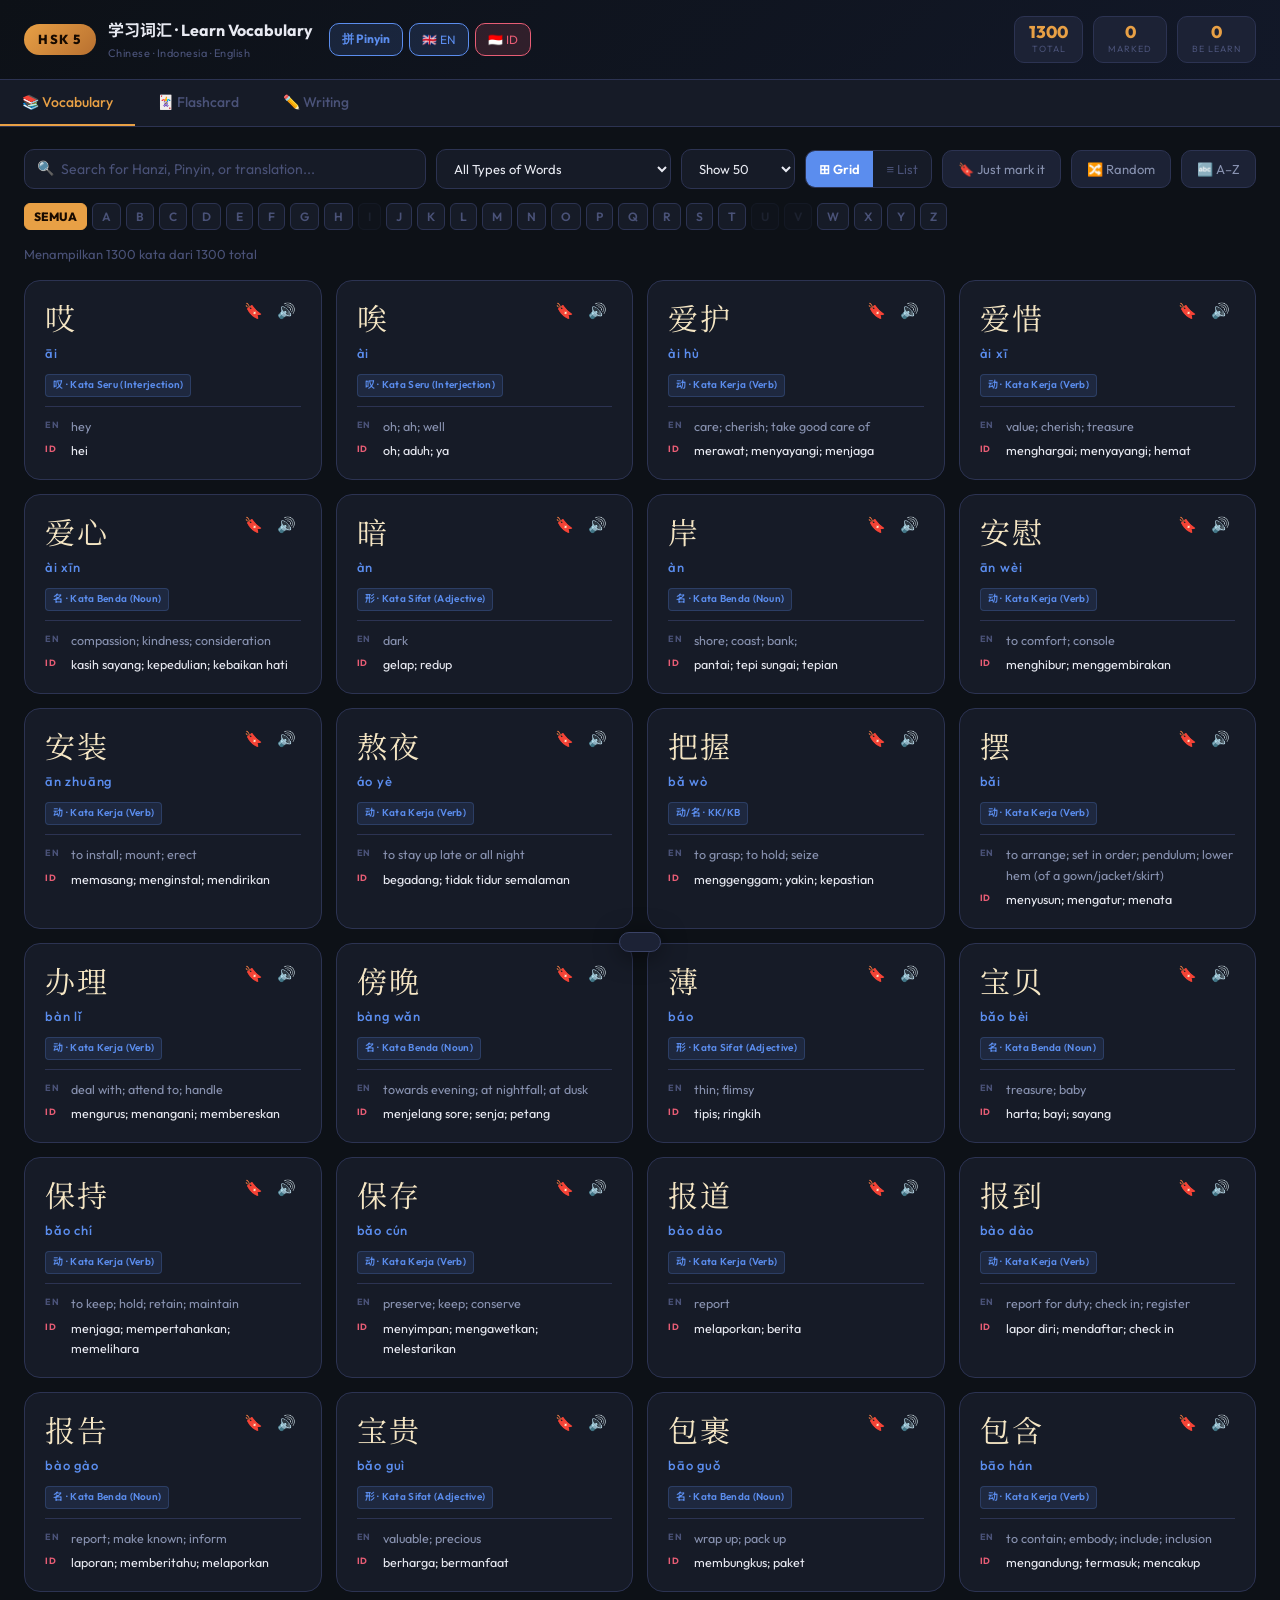
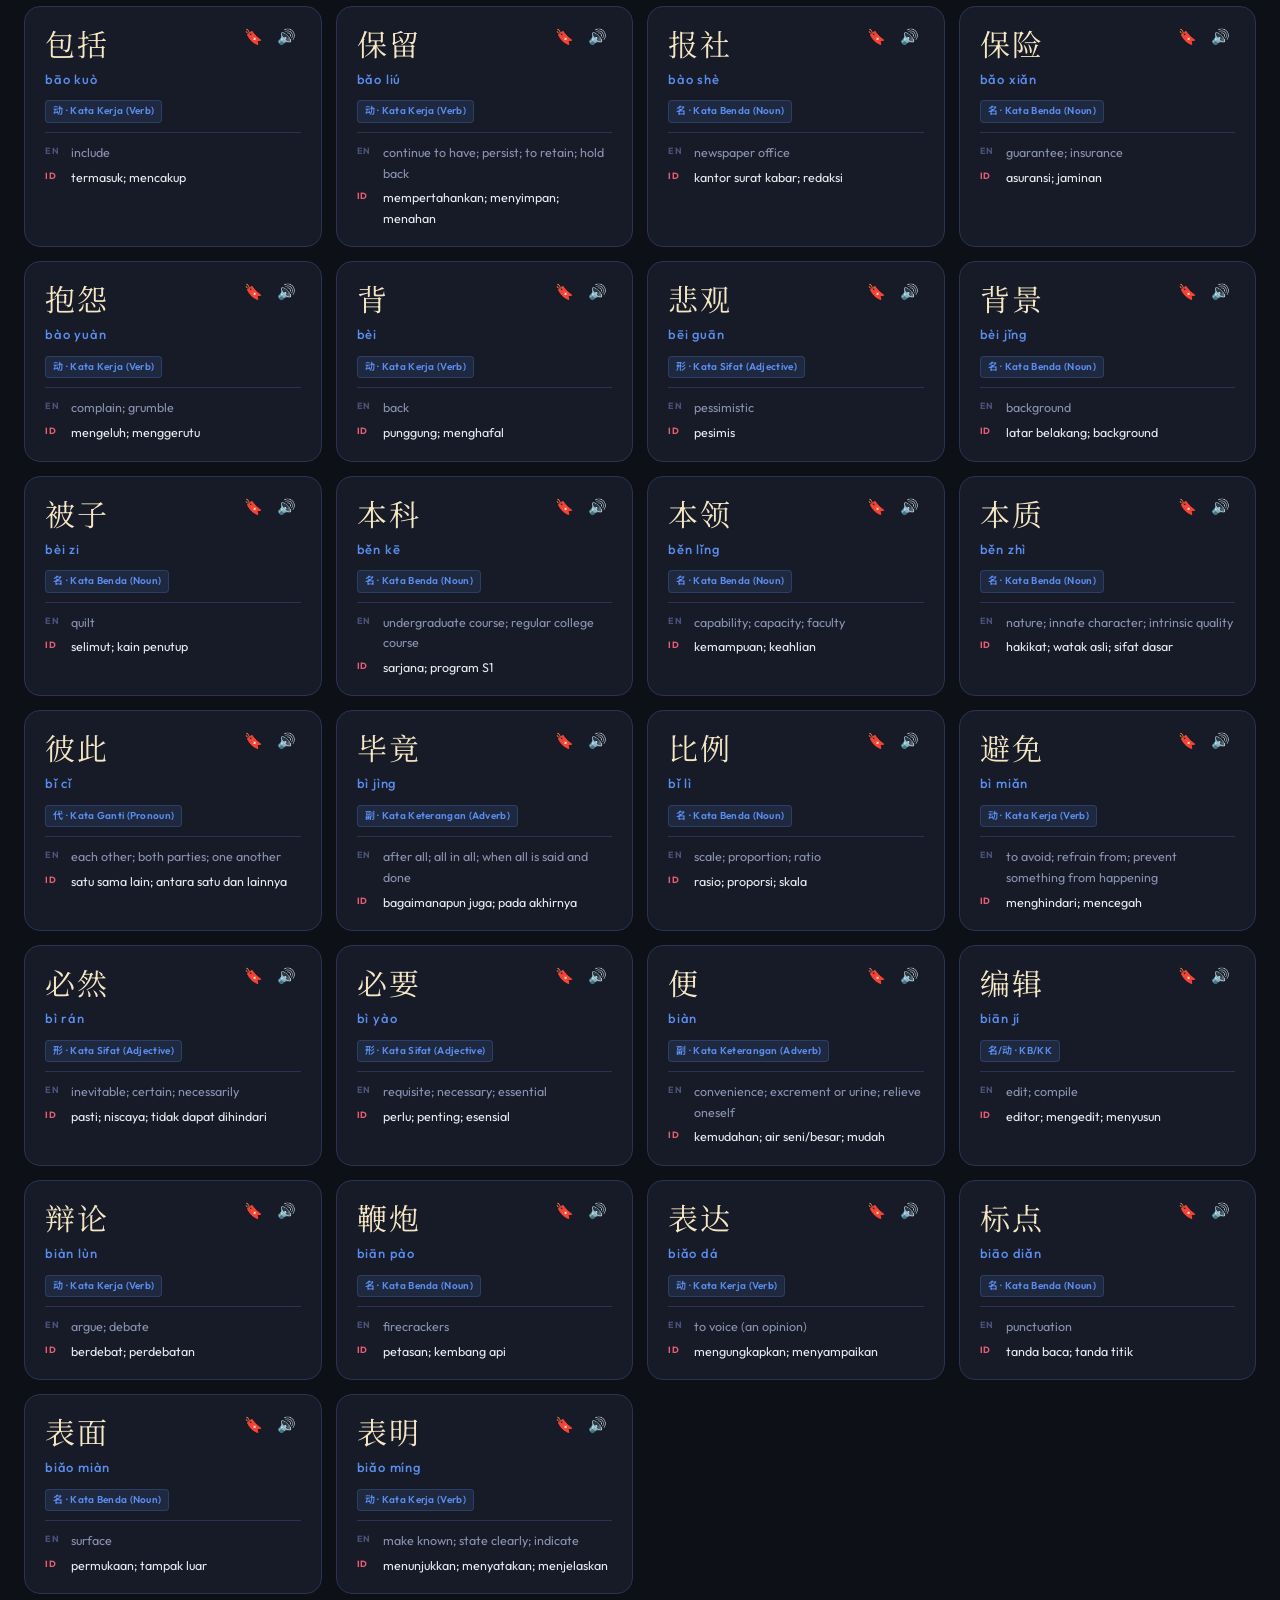
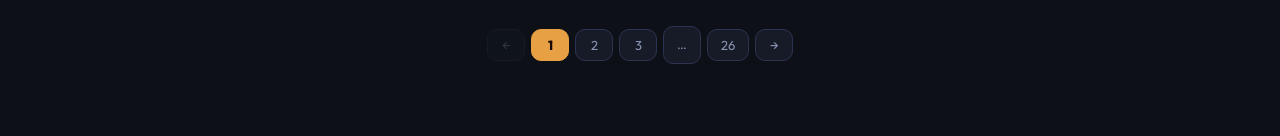
<file: index.html>
<!DOCTYPE html>
<html lang="id">
<head>
<meta charset="UTF-8">
<meta name="viewport" content="width=device-width, initial-scale=1.0">
<title>HSK 5 — Learn Chinese Vocabulary</title>
<link rel="preconnect" href="https://fonts.googleapis.com">
<link href="https://fonts.googleapis.com/css2?family=Noto+Serif+SC:wght@400;700&family=Noto+Sans+SC:wght@300;400;700&family=Outfit:wght@300;400;500;600;700;800&display=swap" rel="stylesheet">
<link rel="stylesheet" href="hsk5.css">
</head>
<body>

<!-- HEADER -->
<div class="header">
  <div class="header-inner">
    <div class="logo">
      <span class="logo-badge">HSK 5</span>
      <div>
        <div class="logo-title">学习词汇 · Learn Vocabulary</div>
        <div class="logo-sub">Chinese · Indonesia · English</div>
      </div>
    </div>
    <div class="header-toggles">
      <button class="btn header-toggle-btn pinyin-toggle-btn active" id="togglePinyinBtn" onclick="togglePinyin()">拼 Pinyin</button>
      <button class="btn header-toggle-btn lang-btn active-en" id="toggleEnBtn" onclick="toggleLang('en')">🇬🇧 EN</button>
      <button class="btn header-toggle-btn lang-btn active-id" id="toggleIdBtn" onclick="toggleLang('id')">🇮🇩 ID</button>
    </div>
    <div class="header-stats">
      <div class="stat-chip"><span class="stat-num" id="totalCount">1300</span><span class="stat-label">Total</span></div>
      <div class="stat-chip"><span class="stat-num" id="bmCount">0</span><span class="stat-label">Marked</span></div>
      <div class="stat-chip"><span class="stat-num" id="learnedCount">0</span><span class="stat-label">Be learn</span></div>
    </div>
  </div>
</div>

<!-- NAV TABS -->
<div class="nav-tabs">
  <button class="nav-tab active" data-tab="browse" onclick="showTab('browse',this)">📚 Vocabulary</button>
  <button class="nav-tab" data-tab="flash" onclick="showTab('flash',this)">🃏 Flashcard</button>
  <button class="nav-tab" data-tab="ordering" onclick="showTab('ordering',this)">✏️ Writing</button>
</div>

<!-- ===== BROWSE ===== -->
<div class="section active" id="tab-browse">
  <div class="controls">
    <div class="search-wrap">
      <span class="search-icon">🔍</span>
      <input type="text" id="searchInput" placeholder="Search for Hanzi, Pinyin, or translation...">
    </div>
    <select id="typeFilter">
      <option value="">All Types of Words</option>
      <option value="名">名 — Kata Benda (Noun)</option>
      <option value="动">动 — Kata Kerja (Verb)</option>
      <option value="形">形 — Kata Sifat (Adjective)</option>
      <option value="副">副 — Kata Keterangan (Adverb)</option>
      <option value="连">连 — Kata Hubung (Conjunction)</option>
      <option value="介">介 — Kata Depan (Preposition)</option>
      <option value="代">代 — Kata Ganti (Pronoun)</option>
      <option value="叹">叹 — Kata Seru (Interjection)</option>
      <option value="助">助 — Partikel (Particle)</option>
      <option value="量">量 — Kata Satuan (Classifier)</option>
    </select>
    <select id="pageSizeSelect" onchange="setPageSize(+this.value)">
      <option value="10">Show 10</option>
      <option value="20">Show 20</option>
      <option value="50" selected>Show 50</option>
      <option value="100">Show 100</option>
      <option value="200">Show 200</option>
      <option value="500">Show 500</option>
      <option value="1000">Show 1000</option>
      <option value="1300">Show all</option>
    </select>
    <div class="mode-toggle">
      <button class="mode-btn active" id="modeGrid" onclick="setDisplayMode('grid')">⊞ Grid</button>
      <button class="mode-btn" id="modeList" onclick="setDisplayMode('list')">≡ List</button>
    </div>
    <button class="btn" id="bmOnlyBtn" onclick="toggleBmOnly()">🔖 Just mark it</button>
    <button class="btn" onclick="shuffleVocab()">🔀 Random</button>
    <button class="btn" id="sortAzBtn" onclick="sortAZ()">🔤 A–Z</button>
  </div>
  <div class="alpha-bar" id="alphaBar"></div>
  <div class="info-bar" id="resultCount"></div>
  <div id="listHeader" class="list-header" style="display:none;">
    <span>Hanzi</span><span>Pinyin</span><span>Indonesia</span><span>English</span><span>Type</span><span></span>
  </div>
  <div id="vocabContainer"></div>
  <div class="pagination" id="pagination"></div>
</div>

<!-- ===== FLASHCARD ===== -->
<div class="section" id="tab-flash">
  <div class="fc-wrap">
    <div class="fc-progress">
      <div class="prog-bar"><div class="prog-fill" id="fcFill" style="width:0%"></div></div>
      <span class="prog-text" id="fcProgText">0 / 0</span>
    </div>
    <div class="flashcard" id="flashcard" onclick="flipCard()">
      <div class="fc-inner">
        <div class="fc-face">
          <div class="fc-big-hanzi" id="fcHanzi">—</div>
          <div class="fc-big-pinyin" id="fcPinyin">—</div>
          <div class="fc-sub">Click to see the meaning</div>
        </div>
        <div class="fc-face fc-back">
          <div class="fc-type" id="fcType">—</div>
          <div class="fc-en" id="fcEn">—</div>
          <div class="fc-id" id="fcId">—</div>
        </div>
      </div>
    </div>
    <div class="kbd-hint">Space=back · ←→=navigation · Enter=know · X=don't know yet</div>
    <div class="fc-controls">
      <button class="fc-btn" onclick="fcPrev()">← Back</button>
      <button class="fc-btn skip" onclick="fcSkipFn()">✗ Don't know yet</button>
      <button class="fc-btn know" onclick="fcKnowFn()">✓ Already know</button>
      <button class="fc-btn" onclick="fcNext()">Skip →</button>
    </div>
    <div class="fc-meta" id="fcStats">✓ 0 sudah tahu &nbsp;·&nbsp; ✗ 0 don't know yet</div>
    <div class="fc-tool-row">
      <button class="btn" onclick="initFlashcards()">🔄 Restart</button>
      <button class="btn" id="fcBmOnlyBtn" onclick="toggleFcBmOnly()">🔖 Only those marked</button>
    </div>
  </div>
</div>

<!-- ===== ORDERING ===== -->
<div class="section" id="tab-ordering">
  <div class="wr-header">
    <h2>✏️ Word Ordering Exercise</h2>
    <p>Arrange the words into correct sentences. Each set of questions is randomly shuffled.</p>
  </div>

  <div class="wr-toolbar">
    <div class="wr-count-select">
      <span>Number of questions:</span>
      <select id="wrCountSelect">
        <option value="5">5 question</option>
        <option value="10" selected>10 question</option>
        <option value="15">15 question</option>
        <option value="20">20 question</option>
        <option value="50">All (50)</option>
      </select>
    </div>
    <button class="btn" onclick="restartOrdering()">🔄 New Session (Random)</button>
  </div>

  <div class="wr-progress">
    <div class="prog-bar"><div class="prog-fill" id="wrFill" style="width:0%"></div></div>
    <span class="prog-text" id="wrProgText">1 / 10</span>
    <div class="wr-score-chip">Skor: <span id="wrScore">0</span>/<span id="wrTotal">10</span></div>
  </div>

  <div id="wrGame">
    <div class="wr-card">
      <div class="wr-qnum" id="wrQnum">Question 1</div>
      <div class="wr-grammar-tag" id="wrGrammarTag"></div>
      <div class="wr-instruction">Arrange the following words into a correct sentence:</div>

      <div class="wr-label">📦 Arrange the following words from the Word Bank — click to add them to your answer — into a correct sentence:</div>
      <div class="wr-bank" id="wrBank"></div>

      <div class="wr-label">📝 Answer — click the word to return to the bank:</div>
      <div class="wr-answer-wrap" id="wrAnswer">
        <span class="wr-empty-hint">No word has been chosen yet…</span>
      </div>

      <div class="wr-btn-row">
        <button class="wr-btn primary" id="wrCheckBtn" onclick="checkOrdering()">✓ Check</button>
        <button class="wr-btn danger" id="wrClearBtn" onclick="clearOrdering()">↺ Delete All</button>
        <button class="wr-btn" id="wrNextBtn" onclick="nextOrdering()" style="display:none">→ Next Question</button>
      </div>
      <div class="wr-feedback" id="wrFeedback"></div>
    </div>
  </div>

  <div class="wr-result" id="wrResult">
    <div class="wr-result-stars" id="wrStars">🌟🌟🌟</div>
    <div class="wr-big-score" id="wrFinalScore">0/10</div>
    <div class="wr-result-msg" id="wrResultMsg">Completed!</div>
    <div class="wr-result-detail" id="wrResultDetail"></div>
    <button class="wr-btn primary" onclick="restartOrdering()" style="margin:0 auto;display:flex;">🔄 New Session (Random)</button>
  </div>
</div>

<!-- MODAL -->
<div class="modal-overlay" id="modal" onclick="closeModalBg(event)">
  <div class="modal">
    <button class="modal-close" onclick="closeModal()">✕</button>
    <div class="m-hanzi" id="mHanzi">—</div>
    <div class="m-pinyin" id="mPinyin">—</div>
    <div class="m-type" id="mType"></div>
    <div class="m-trans">
      <div class="m-row"><span class="m-lang en">EN</span><span class="m-text" id="mEn">—</span></div>
      <div class="m-row"><span class="m-lang id">ID</span><span class="m-text id" id="mId">—</span></div>
    </div>
    <div class="m-level" id="mLevel"></div>
      <div class="m-example" id="mExample" style="display:none;">
      <div class="m-ex-label">💬 Example sentence</div>
      <div class="m-ex-zh" id="mExZh"></div>
      <div class="m-ex-py" id="mExPy"></div>
      <div class="m-ex-row">
        <span class="m-lang id">ID</span>
        <span class="m-ex-trans" id="mExId"></span>
      </div>
      <div class="m-ex-row">
        <span class="m-lang en">EN</span>
        <span class="m-ex-trans" id="mExEn"></span>
      </div>
    </div>
    <div class="m-actions">
      <button class="m-btn" id="mBmBtn" onclick="toggleBmModal()">🔖 Mark</button>
      <button class="m-btn" onclick="speakModal()">🔊 Sound</button>
    </div>
  </div>
</div>

<div class="toast" id="toast"></div>

<script>
// ============================================================
//  DATA
// ============================================================
const VOCAB = [{"hanzi":"哎","pinyin":"āi","english":"hey","type":"叹","level":"HSK5,New HSK5","indonesian":"hei"},{"hanzi":"唉","pinyin":"ài","english":"oh; ah; well","type":"叹","level":"HSK5,New HSK5","indonesian":"oh; aduh; ya"},{"hanzi":"爱护","pinyin":"ài hù","english":"care; cherish; take good care of","type":"动","level":"HSK5,New HSK5","indonesian":"merawat; menyayangi; menjaga"},{"hanzi":"爱惜","pinyin":"ài xī","english":"value; cherish; treasure","type":"动","level":"HSK5,HSK7-9","indonesian":"menghargai; menyayangi; hemat"},{"hanzi":"爱心","pinyin":"ài xīn","english":"compassion; kindness; consideration","type":"名","level":"HSK5,New HSK4","indonesian":"kasih sayang; kepedulian; kebaikan hati"},{"hanzi":"暗","pinyin":"àn","english":"dark","type":"形","level":"HSK5,New HSK5","indonesian":"gelap; redup"},{"hanzi":"岸","pinyin":"àn","english":"shore; coast; bank; ","type":"名","level":"HSK5,New HSK6","indonesian":"pantai; tepi sungai; tepian"},{"hanzi":"安慰","pinyin":"ān wèi","english":"to comfort; console","type":"动","level":"HSK5,New HSK5","indonesian":"menghibur; menggembirakan"},{"hanzi":"安装","pinyin":"ān zhuāng","english":"to install; mount; erect","type":"动","level":"HSK5,New HSK5","indonesian":"memasang; menginstal; mendirikan"},{"hanzi":"熬夜","pinyin":"áo yè","english":"to stay up late or all night","type":"动","level":"HSK5,New HSK5","indonesian":"begadang; tidak tidur semalaman"},{"hanzi":"把握","pinyin":"bǎ wò","english":"to grasp; to hold; seize","type":"动/名","level":"HSK5,New HSK5","indonesian":"menggenggam; yakin; kepastian"},{"hanzi":"摆","pinyin":"bǎi","english":"to arrange; set in order; pendulum; lower hem (of a gown/jacket/skirt)","type":"动","level":"HSK5,New HSK6","indonesian":"menyusun; mengatur; menata"},{"hanzi":"办理","pinyin":"bàn lǐ","english":"deal with; attend to; handle","type":"动","level":"HSK5,New HSK4","indonesian":"mengurus; menangani; membereskan"},{"hanzi":"傍晚","pinyin":"bàng wǎn","english":"towards evening; at nightfall; at dusk","type":"名","level":"HSK5,New HSK5","indonesian":"menjelang sore; senja; petang"},{"hanzi":"薄","pinyin":"báo","english":"thin; flimsy","type":"形","level":"HSK5,New HSK5","indonesian":"tipis; ringkih"},{"hanzi":"宝贝","pinyin":"bǎo bèi","english":"treasure; baby","type":"名","level":"HSK5,New HSK5","indonesian":"harta; bayi; sayang"},{"hanzi":"保持","pinyin":"bǎo chí","english":"to keep; hold; retain; maintain","type":"动","level":"HSK5,New HSK5","indonesian":"menjaga; mempertahankan; memelihara"},{"hanzi":"保存","pinyin":"bǎo cún","english":"preserve; keep; conserve","type":"动","level":"HSK5,New HSK5","indonesian":"menyimpan; mengawetkan; melestarikan"},{"hanzi":"报道","pinyin":"bào dào","english":"report","type":"动","level":"HSK5,New HSK5","indonesian":"melaporkan; berita"},{"hanzi":"报到","pinyin":"bào dào","english":"report for duty; check in; register","type":"动","level":"HSK5,New HSK5","indonesian":"lapor diri; mendaftar; check in"},{"hanzi":"报告","pinyin":"bào gào","english":"report; make known; inform","type":"名","level":"HSK5,New HSK5","indonesian":"laporan; memberitahu; melaporkan"},{"hanzi":"宝贵","pinyin":"bǎo guì","english":"valuable; precious","type":"形","level":"HSK5,New HSK5","indonesian":"berharga; bermanfaat"},{"hanzi":"包裹","pinyin":"bāo guǒ","english":"wrap up; pack up","type":"名","level":"HSK5,New HSK5","indonesian":"membungkus; paket"},{"hanzi":"包含","pinyin":"bāo hán","english":"to contain; embody; include; inclusion","type":"动","level":"HSK5,New HSK5","indonesian":"mengandung; termasuk; mencakup"},{"hanzi":"包括","pinyin":"bāo kuò","english":"include","type":"动","level":"HSK5,New HSK5","indonesian":"termasuk; mencakup"},{"hanzi":"保留","pinyin":"bǎo liú","english":"continue to have; persist; to retain; hold back","type":"动","level":"HSK5,New HSK5","indonesian":"mempertahankan; menyimpan; menahan"},{"hanzi":"报社","pinyin":"bào shè","english":"newspaper office","type":"名","level":"HSK5,New HSK6","indonesian":"kantor surat kabar; redaksi"},{"hanzi":"保险","pinyin":"bǎo xiǎn","english":"guarantee; insurance","type":"名","level":"HSK5,New HSK5","indonesian":"asuransi; jaminan"},{"hanzi":"抱怨","pinyin":"bào yuàn","english":"complain; grumble","type":"动","level":"HSK5,New HSK5","indonesian":"mengeluh; menggerutu"},{"hanzi":"背","pinyin":"bèi","english":"back","type":"动","level":"HSK5,New HSK4,New HSK5","indonesian":"punggung; menghafal"},{"hanzi":"悲观","pinyin":"bēi guān","english":"pessimistic","type":"形","level":"HSK5,New HSK6","indonesian":"pesimis"},{"hanzi":"背景","pinyin":"bèi jǐng","english":"background","type":"名","level":"HSK5,New HSK5","indonesian":"latar belakang; background"},{"hanzi":"被子","pinyin":"bèi zi","english":"quilt","type":"名","level":"HSK5,New HSK5","indonesian":"selimut; kain penutup"},{"hanzi":"本科","pinyin":"běn kē","english":"undergraduate course; regular college course","type":"名","level":"HSK5,New HSK4","indonesian":"sarjana; program S1"},{"hanzi":"本领","pinyin":"běn lǐng","english":"capability; capacity; faculty","type":"名","level":"HSK5,New HSK5","indonesian":"kemampuan; keahlian"},{"hanzi":"本质","pinyin":"běn zhì","english":"nature; innate character; intrinsic quality","type":"名","level":"HSK5,New HSK5","indonesian":"hakikat; watak asli; sifat dasar"},{"hanzi":"彼此","pinyin":"bǐ cǐ","english":"each other; both parties; one another","type":"代","level":"HSK5,New HSK5","indonesian":"satu sama lain; antara satu dan lainnya"},{"hanzi":"毕竟","pinyin":"bì jìng","english":"after all; all in all; when all is said and done","type":"副","level":"HSK5,New HSK5","indonesian":"bagaimanapun juga; pada akhirnya"},{"hanzi":"比例","pinyin":"bǐ lì","english":"scale; proportion; ratio","type":"名","level":"HSK5,New HSK5","indonesian":"rasio; proporsi; skala"},{"hanzi":"避免","pinyin":"bì miǎn","english":"to avoid; refrain from; prevent something from happening","type":"动","level":"HSK5,New HSK5","indonesian":"menghindari; mencegah"},{"hanzi":"必然","pinyin":"bì rán","english":"inevitable; certain; necessarily","type":"形","level":"HSK5,New HSK5","indonesian":"pasti; niscaya; tidak dapat dihindari"},{"hanzi":"必要","pinyin":"bì yào","english":"requisite; necessary; essential","type":"形","level":"HSK5,New HSK5","indonesian":"perlu; penting; esensial"},{"hanzi":"便","pinyin":"biàn","english":"convenience; excrement or urine; relieve oneself","type":"副","level":"HSK5,New HSK5","indonesian":"kemudahan; air seni/besar; mudah"},{"hanzi":"编辑","pinyin":"biān jí","english":"edit; compile","type":"名/动","level":"HSK5,New HSK6","indonesian":"editor; mengedit; menyusun"},{"hanzi":"辩论","pinyin":"biàn lùn","english":"argue; debate","type":"动","level":"HSK5,HSK7-9","indonesian":"berdebat; perdebatan"},{"hanzi":"鞭炮","pinyin":"biān pào","english":"firecrackers","type":"名","level":"HSK5,HSK7-9","indonesian":"petasan; kembang api"},{"hanzi":"表达","pinyin":"biǎo dá","english":"to voice (an opinion)","type":"动","level":"HSK5,New HSK5","indonesian":"mengungkapkan; menyampaikan"},{"hanzi":"标点","pinyin":"biāo diǎn","english":"punctuation","type":"名","level":"HSK5,HSK7-9","indonesian":"tanda baca; tanda titik"},{"hanzi":"表面","pinyin":"biǎo miàn","english":"surface","type":"名","level":"HSK5,New HSK5","indonesian":"permukaan; tampak luar"},{"hanzi":"表明","pinyin":"biǎo míng","english":"make known; state clearly; indicate","type":"动","level":"HSK5,New HSK5","indonesian":"menunjukkan; menyatakan; menjelaskan"},{"hanzi":"表情","pinyin":"biǎo qíng","english":"expression; look","type":"名","level":"HSK5,New HSK5","indonesian":"ekspresi wajah; mimik muka"},{"hanzi":"表现","pinyin":"biǎo xiàn","english":"expression; representation; display","type":"动","level":"HSK5,New HSK4","indonesian":"ekspresi; menampilkan; perilaku"},{"hanzi":"标志","pinyin":"biāo zhì","english":"sign; symbol; hallmark","type":"动/名","level":"HSK5,New HSK5","indonesian":"tanda; simbol; lambang"},{"hanzi":"病毒","pinyin":"bìng dú","english":"virus","type":"名","level":"HSK5,New HSK6","indonesian":"virus; penyakit menular"},{"hanzi":"冰激凌","pinyin":"bīng jī líng","english":"ice cream","type":"名","level":"YCT4,HSK5,New HSK3","indonesian":"es krim"},{"hanzi":"播放","pinyin":"bō fàng","english":"broadcast","type":"动","level":"HSK5,New HSK4","indonesian":"menyiarkan; memutar"},{"hanzi":"玻璃","pinyin":"bō li","english":"glass","type":"名","level":"HSK5,New HSK5","indonesian":"kaca; gelas"},{"hanzi":"博物馆","pinyin":"bó wù guǎn","english":"museum","type":"名","level":"HSK5,New HSK5","indonesian":"museum"},{"hanzi":"脖子","pinyin":"bó zi","english":"neck","type":"名","level":"HSK5,New HSK6","indonesian":"leher"},{"hanzi":"布","pinyin":"bù","english":"cloth; textile; proclaim","type":"名","level":"HSK5,New HSK6","indonesian":"kain; tekstil; mengumumkan"},{"hanzi":"不安","pinyin":"bù ān","english":"uneasy; unsettled; unstable","type":"形","level":"HSK5,New HSK6","indonesian":"tidak tenang; gelisah; tidak stabil"},{"hanzi":"补充","pinyin":"bǔ chōng","english":"add; supplement; replenish","type":"动","level":"HSK5,New HSK5","indonesian":"menambah; melengkapi; mengisi"},{"hanzi":"不得了","pinyin":"bù dé liǎo","english":"desperately serious disastrous; terrible","type":"形","level":"HSK5,New HSK5","indonesian":"gawat; parah; luar biasa"},{"hanzi":"不断","pinyin":"bú duàn","english":"ceaseless; uninterrupted; continual continuous; unceasing","type":"副","level":"HSK5,New HSK4","indonesian":"terus-menerus; tak terputus; berkelanjutan"},{"hanzi":"不见得","pinyin":"bú jiàn de","english":"not likely; not necessarily","type":"副","level":"HSK5,HSK7-9","indonesian":"belum tentu; tidak selalu"},{"hanzi":"部门","pinyin":"bù mén","english":"department; branch; section","type":"名","level":"HSK5,New HSK4","indonesian":"departemen; bagian; divisi"},{"hanzi":"不耐烦","pinyin":"bú nài fán","english":"impatient","type":"","level":"HSK5,New HSK6","indonesian":"tidak sabar; jengkel"},{"hanzi":"不然","pinyin":"bù rán","english":"not the case; otherwise","type":"连","level":"HSK5,New HSK5","indonesian":"kalau tidak; sebaliknya"},{"hanzi":"不如","pinyin":"bù rú","english":"it would be better to …not as good as","type":"动","level":"HSK5,New HSK4","indonesian":"lebih baik; tidak sebaik"},{"hanzi":"不要紧","pinyin":"bú yào jǐn","english":"not important; not serious It doesn't matter; never mind","type":"形","level":"HSK5,New HSK5","indonesian":"tidak apa-apa; tidak penting; tidak parah"},{"hanzi":"步骤","pinyin":"bù zhòu","english":"step; move; procedure","type":"名","level":"HSK5,New HSK6","indonesian":"langkah; prosedur; tahap"},{"hanzi":"不足","pinyin":"bù zú","english":"not enough; insufficient","type":"动/名","level":"HSK5,New HSK5","indonesian":"tidak cukup; kurang"},{"hanzi":"踩","pinyin":"cǎi","english":"to step on; to stamp on; trample","type":"动","level":"HSK5,New HSK6","indonesian":"menginjak; memijak; menghancurkan"},{"hanzi":"财产","pinyin":"cái chǎn","english":"property; assets; estate","type":"名","level":"HSK5,New HSK6","indonesian":"harta; aset; kekayaan"},{"hanzi":"采访","pinyin":"cǎi fǎng","english":"to interview","type":"动","level":"HSK5,New HSK5","indonesian":"mewawancarai; meliput"},{"hanzi":"彩虹","pinyin":"cǎi hóng","english":"rainbow","type":"名","level":"HSK5,New HSK6","indonesian":"pelangi"},{"hanzi":"采取","pinyin":"cǎi qǔ","english":"to carry out; adopt; take","type":"动","level":"HSK5,New HSK5","indonesian":"mengambil tindakan; mengadopsi"},{"hanzi":"参考","pinyin":"cān kǎo","english":"to consult; to refer to","type":"动","level":"HSK5,New HSK5","indonesian":"merujuk; mengacu; referensi"},{"hanzi":"惭愧","pinyin":"cán kuì","english":"ashamed","type":"行","level":"HSK5,HSK7-9","indonesian":"malu; merasa bersalah"},{"hanzi":"参与","pinyin":"cān yù","english":"to take part; to participate in","type":"动","level":"HSK5,New HSK5","indonesian":"ikut serta; berpartisipasi"},{"hanzi":"操场","pinyin":"cāo chǎng","english":"playground; sports ground; drill ground","type":"名","level":"HSK5,New HSK4","indonesian":"lapangan olahraga; halaman sekolah"},{"hanzi":"操心","pinyin":"cāo xīn","english":"to worry about; to take pains over; be concerned over","type":"动","level":"HSK5,HSK7-9","indonesian":"khawatir; repot; susah payah"},{"hanzi":"册","pinyin":"cè","english":"volume; copy [measure word for books]","type":"名","level":"HSK5,New HSK5","indonesian":"jilid; volume [kata satuan buku]"},{"hanzi":"测验","pinyin":"cè yàn","english":"test; trial run; examination","type":"动","level":"HSK5,HSK7-9","indonesian":"ujian; tes; percobaan"},{"hanzi":"曾经","pinyin":"céng jīng","english":"once","type":"副","level":"HSK5,New HSK5","indonesian":"pernah; dulu"},{"hanzi":"插","pinyin":"chā","english":"stick in; to insert; interpose","type":"动","level":"HSK5,New HSK5","indonesian":"menyisipkan; menancapkan"},{"hanzi":"差别","pinyin":"chā bié","english":"difference","type":"名","level":"HSK5,New HSK5","indonesian":"perbedaan; selisih"},{"hanzi":"差距","pinyin":"chā jù","english":"gap; disparity","type":"名","level":"HSK5,New HSK5","indonesian":"kesenjangan; jarak"},{"hanzi":"叉子","pinyin":"chā zi","english":"fork; prong","type":"名","level":"HSK5,New HSK5","indonesian":"garpu"},{"hanzi":"拆","pinyin":"chāi","english":"to tear open; take apart; pull down","type":"动","level":"HSK5,New HSK5","indonesian":"membuka; membongkar; merobohkan"},{"hanzi":"产品","pinyin":"chǎn pǐn","english":"product","type":"名","level":"HSK5,New HSK5","indonesian":"produk; barang"},{"hanzi":"产生","pinyin":"chǎn shēng","english":"produce","type":"动","level":"HSK5,New HSK4","indonesian":"menghasilkan; timbul; muncul"},{"hanzi":"常识","pinyin":"cháng shí","english":"general knowledge","type":"名","level":"HSK5,New HSK5","indonesian":"pengetahuan umum"},{"hanzi":"长途","pinyin":"cháng tú","english":"long-distance","type":"形","level":"HSK5,New HSK5","indonesian":"jarak jauh"},{"hanzi":"抄","pinyin":"chāo","english":"to copy; transcribe; plagiarise","type":"动","level":"HSK5,New HSK6","indonesian":"menyalin; mencontek; plagiat"},{"hanzi":"朝","pinyin":"cháo","english":"dynasty; court; government","type":"介","level":"HSK5,New HSK5","indonesian":"dinasti; istana; ke arah"},{"hanzi":"吵","pinyin":"chǎo","english":"noisy","type":"形","level":"HSK5,New HSK5","indonesian":"berisik; ribut"},{"hanzi":"炒","pinyin":"chǎo","english":"stir-fry","type":"动","level":"HSK5,New HSK5","indonesian":"menumis; menggoreng"},{"hanzi":"超级","pinyin":"chāo jí","english":"super","type":"形","level":"HSK5,New HSK5","indonesian":"super; luar biasa"},{"hanzi":"吵架","pinyin":"chǎo jià","english":"to quarrel; have a row","type":"动","level":"HSK5,New HSK6","indonesian":"bertengkar; berselisih"},{"hanzi":"潮湿","pinyin":"cháo shī","english":"damp; moist; humidy","type":"形","level":"HSK5,New HSK6","indonesian":"lembab; basah"},{"hanzi":"彻底","pinyin":"chè dǐ","english":"thorough","type":"形","level":"HSK5,New HSK5","indonesian":"menyeluruh; tuntas; total"},{"hanzi":"车库","pinyin":"chē kù","english":"garage","type":"名","level":"HSK5,New HSK5","indonesian":"garasi"},{"hanzi":"车厢","pinyin":"chē xiāng","english":"railway carriage; compartment","type":"名","level":"HSK5,New HSK5","indonesian":"gerbong kereta; kompartemen"},{"hanzi":"趁","pinyin":"chèn","english":"to take advantage of; avail oneself of","type":"介","level":"HSK5,New HSK6","indonesian":"memanfaatkan; mengambil kesempatan"},{"hanzi":"沉默","pinyin":"chén mò","english":"reticent; taciturn; uncommunicative","type":"动","level":"HSK5,New HSK5","indonesian":"diam; pendiam; tidak banyak bicara"},{"hanzi":"称","pinyin":"chēng","english":"fit; match; to name","type":"动","level":"HSK5,New HSK5","indonesian":"cocok; menyebut; menimbang"},{"hanzi":"承担","pinyin":"chéng dān","english":"bear; to undertake; assume","type":"动","level":"HSK5,New HSK5","indonesian":"menanggung; mengambil alih"},{"hanzi":"程度","pinyin":"chéng dù","english":"level; degree; extent","type":"名","level":"HSK5,New HSK5","indonesian":"tingkat; derajat; kadar"},{"hanzi":"成分","pinyin":"chéng fèn","english":"composition; component part; ingredient","type":"名","level":"HSK5,New HSK5","indonesian":"komposisi; komponen; bahan"},{"hanzi":"成果","pinyin":"chéng guǒ","english":"achievement; gain; positive result","type":"名","level":"HSK5,New HSK5","indonesian":"pencapaian; hasil; manfaat"},{"hanzi":"称呼","pinyin":"chēng hu","english":"call; address","type":"名","level":"HSK5,New HSK6","indonesian":"menyebut; panggilan; sebutan"},{"hanzi":"成就","pinyin":"chéng jiù","english":"achievement; accomplishment; attainment","type":"名","level":"HSK5,New HSK5","indonesian":"pencapaian; prestasi; penghargaan"},{"hanzi":"诚恳","pinyin":"chéng kěn","english":"sincere; earnest","type":"形","level":"HSK5,HSK7-9","indonesian":"tulus; serius; sungguh-sungguh"},{"hanzi":"成立","pinyin":"chéng lì","english":"found; to establish; set up","type":"动","level":"HSK5,New HSK5","indonesian":"mendirikan; membentuk; berlaku"},{"hanzi":"成人","pinyin":"chéng rén","english":"adult","type":"名","level":"HSK5,New HSK5","indonesian":"orang dewasa"},{"hanzi":"承认","pinyin":"chéng rèn","english":"to admit; to acknowledge; to recognise","type":"动","level":"HSK5,New HSK5","indonesian":"mengakui; menerima; mengenal"},{"hanzi":"承受","pinyin":"chéng shòu","english":"to bear; support; to endure; inherit","type":"动","level":"HSK5,New HSK5","indonesian":"menanggung; memikul; mewarisi"},{"hanzi":"成熟","pinyin":"chéng shú","english":"mature","type":"形","level":"HSK5,New HSK5","indonesian":"matang; dewasa"},{"hanzi":"程序","pinyin":"chéng xù","english":"order; procedure; sequence","type":"名","level":"HSK5,New HSK5","indonesian":"urutan; prosedur; program"},{"hanzi":"成语","pinyin":"chéng yǔ","english":"set phrase; idiom; proverb","type":"名","level":"HSK5,New HSK6","indonesian":"idiom; pepatah; ungkapan tetap"},{"hanzi":"称赞","pinyin":"chēng zàn","english":"to praise; to acclaim; to commend","type":"动","level":"HSK5,New HSK5","indonesian":"memuji; mengagumi"},{"hanzi":"成长","pinyin":"chéng zhǎng","english":"to grow up","type":"动","level":"HSK5,New HSK5","indonesian":"tumbuh dewasa; berkembang"},{"hanzi":"翅膀","pinyin":"chì bǎng","english":"wing [of a bird]","type":"名","level":"HSK5,New HSK5","indonesian":"sayap [burung]"},{"hanzi":"吃亏","pinyin":"chī kuī","english":"to suffer losses; come to grief; take a beating","type":"动","level":"HSK5,HSK7-9","indonesian":"rugi; menderita kerugian"},{"hanzi":"池塘","pinyin":"chí táng","english":"pool; pond","type":"名","level":"HSK5,HSK7-9","indonesian":"kolam; telaga kecil"},{"hanzi":"持续","pinyin":"chí xù","english":"last; continue; sustain","type":"动","level":"HSK5,New HSK5","indonesian":"berlanjut; terus-menerus; bertahan"},{"hanzi":"迟早","pinyin":"chí zǎo","english":"sooner or later","type":"副","level":"HSK5,HSK7-9","indonesian":"cepat atau lambat; pada akhirnya"},{"hanzi":"尺子","pinyin":"chǐ zi","english":"ruler","type":"名","level":"HSK5,New HSK5","indonesian":"penggaris; mistar"},{"hanzi":"冲","pinyin":"chōng","english":"to flush; vigorously; on the strength of","type":"动","level":"HSK5,New HSK5,New HSK6","indonesian":"menyiram; menerobos; atas dasar"},{"hanzi":"充电器","pinyin":"chōng diàn qì","english":"(battery) charger","type":"名","level":"HSK5","indonesian":"pengisi daya; charger"},{"hanzi":"充分","pinyin":"chōng fèn","english":"full; ample","type":"形","level":"HSK5,New HSK5","indonesian":"penuh; cukup; memadai"},{"hanzi":"重复","pinyin":"chóng fù","english":"to repeat; to duplicate; iterate","type":"动","level":"HSK5,New HSK5","indonesian":"mengulang; mengulangi; berulang"},{"hanzi":"充满","pinyin":"chōng mǎn","english":"be filled with; be full of","type":"动","level":"HSK5,New HSK5","indonesian":"penuh dengan; dipenuhi"},{"hanzi":"宠物","pinyin":"chǒng wù","english":"pet","type":"名","level":"HSK5,New HSK5","indonesian":"hewan peliharaan"},{"hanzi":"丑","pinyin":"chǒu","english":"ugly; clown in Beijing opera; the second of the Twelve Earthly Branches","type":"形","level":"HSK5,New HSK5","indonesian":"jelek; buruk rupa; pemain badut"},{"hanzi":"臭","pinyin":"chòu","english":"smelly; stinking","type":"形","level":"HSK5,New HSK5","indonesian":"bau; berbau busuk"},{"hanzi":"抽屉","pinyin":"chōu ti","english":"drawer","type":"名","level":"HSK5,HSK7-9","indonesian":"laci"},{"hanzi":"抽象","pinyin":"chōu xiàng","english":"abstract","type":"形","level":"HSK5,New HSK6","indonesian":"abstrak"},{"hanzi":"出版","pinyin":"chū bǎn","english":"publish; come off the press","type":"动","level":"HSK5,New HSK5","indonesian":"menerbitkan; mencetak"},{"hanzi":"除非","pinyin":"chú fēi","english":"only if; only when; unless","type":"连","level":"HSK5,New HSK6","indonesian":"kecuali jika; hanya jika"},{"hanzi":"初级","pinyin":"chū jí","english":"elementary; primary; initial","type":"形","level":"HSK5,New HSK5","indonesian":"dasar; awal; tingkat pemula"},{"hanzi":"出口","pinyin":"chū kǒu","english":"exit [from a building]","type":"名","level":"HSK5,New HSK4","indonesian":"pintu keluar; ekspor"},{"hanzi":"处理","pinyin":"chǔ lǐ","english":"to handle; deal with; manage","type":"动","level":"HSK5,New HSK5","indonesian":"menangani; mengurus; memproses"},{"hanzi":"出色","pinyin":"chū sè","english":"outstanding; remarkable; splendid","type":"形","level":"HSK5,New HSK5","indonesian":"luar biasa; istimewa; menonjol"},{"hanzi":"出示","pinyin":"chū shì","english":"to show","type":"动","level":"HSK5,New HSK6","indonesian":"menunjukkan; memperlihatkan"},{"hanzi":"出席","pinyin":"chū xí","english":"to attend; to be present","type":"动","level":"HSK5,New HSK5","indonesian":"hadir; menghadiri"},{"hanzi":"除夕","pinyin":"chú xī","english":"(lunar) New Year’s Eve","type":"名","level":"HSK5,New HSK5","indonesian":"Malam Tahun Baru Imlek"},{"hanzi":"传播","pinyin":"chuán bō","english":"disseminate; propagate","type":"动","level":"HSK5,New HSK5","indonesian":"menyebarkan; menyiarkan"},{"hanzi":"传染","pinyin":"chuán rǎn","english":"infect; be contagious","type":"动","level":"HSK5,New HSK6","indonesian":"menulari; menular"},{"hanzi":"传说","pinyin":"chuán shuō","english":"legend; lore","type":"名","level":"HSK5,New HSK5","indonesian":"legenda; cerita rakyat"},{"hanzi":"传统","pinyin":"chuán tǒng","english":"tradition; custom","type":"名/形","level":"HSK5,New HSK5","indonesian":"tradisi; adat istiadat"},{"hanzi":"闯","pinyin":"chuǎng","english":"to rush; charge","type":"动","level":"HSK5,New HSK6","indonesian":"menerobos; menyerbu"},{"hanzi":"窗帘","pinyin":"chuāng lián","english":"curtains; sunblind","type":"名","level":"HSK5,HSK7-9","indonesian":"tirai; gorden"},{"hanzi":"创造","pinyin":"chuàng zào","english":"create","type":"动","level":"HSK5,New HSK5","indonesian":"menciptakan; menghasilkan"},{"hanzi":"吹","pinyin":"chuī","english":"to blow; puff","type":"动","level":"HSK5,New HSK4","indonesian":"meniup; berhembus"},{"hanzi":"词汇","pinyin":"cí huì","english":"vocabulary; words and phrases","type":"名","level":"HSK5,New HSK5","indonesian":"kosakata; kata-kata"},{"hanzi":"刺激","pinyin":"cì jī","english":"to stimulate; provoke; irritate","type":"动","level":"HSK5,New HSK5","indonesian":"merangsang; memancing; mengiritasi"},{"hanzi":"此外","pinyin":"cǐ wài","english":"besides; in addition; furthermore","type":"连","level":"HSK5,New HSK4","indonesian":"selain itu; di samping itu; lebih jauh"},{"hanzi":"次要","pinyin":"cì yào","english":"less important; secondary; subordinate","type":"形","level":"HSK5,HSK7-9","indonesian":"kurang penting; sekunder"},{"hanzi":"辞职","pinyin":"cí zhí","english":"to resign; hand in one's resignation","type":"动","level":"HSK5,New HSK5","indonesian":"mengundurkan diri; berhenti kerja"},{"hanzi":"从此","pinyin":"cóng cǐ","english":"from this time on; from now; then on","type":"副","level":"HSK5,New HSK4","indonesian":"mulai saat ini; sejak itu"},{"hanzi":"从而","pinyin":"cóng ér","english":"thus; therebyupon","type":"连","level":"HSK5,New HSK5","indonesian":"dengan demikian; sehingga"},{"hanzi":"匆忙","pinyin":"cōng máng","english":"hastily; in a hurry","type":"形","level":"HSK5,New HSK6","indonesian":"tergesa-gesa; terburu-buru"},{"hanzi":"从前","pinyin":"cóng qián","english":"in the past; formerly","type":"名","level":"HSK5,New HSK5","indonesian":"dahulu kala; masa lalu"},{"hanzi":"从事","pinyin":"cóng shì","english":"go in for; devote oneself to; be to engaged in [formal]","type":"动","level":"HSK5,New HSK5","indonesian":"bergerak dalam bidang; menekuni"},{"hanzi":"醋","pinyin":"cù","english":"vinegar","type":"名","level":"HSK5,New HSK6","indonesian":"cuka"},{"hanzi":"粗糙","pinyin":"cū cāo","english":"coarse","type":"形","level":"HSK5,HSK7-9","indonesian":"kasar; tidak halus"},{"hanzi":"促进","pinyin":"cù jìn","english":"promote; boost; accelerate","type":"动","level":"HSK5,New HSK5","indonesian":"mendorong; mempercepat; memajukan"},{"hanzi":"促使","pinyin":"cù shǐ","english":"precipitate; impel; to urge","type":"动","level":"HSK5,New HSK5","indonesian":"mendorong; memacu"},{"hanzi":"催","pinyin":"cuī","english":"to urge; hurry; to hasten","type":"动","level":"HSK5,New HSK5","indonesian":"mendesak; mempercepat; menekan"},{"hanzi":"存在","pinyin":"cún zài","english":"to exist; be","type":"动","level":"HSK5,New HSK5","indonesian":"ada; eksis; berada"},{"hanzi":"措施","pinyin":"cuò shī","english":"measure; step","type":"名","level":"HSK5,New HSK5","indonesian":"tindakan; langkah; upaya"},{"hanzi":"达到","pinyin":"dá dào","english":"to achieve; attain; reach","type":"动","level":"HSK5,New HSK4","indonesian":"mencapai; memperoleh; sampai"},{"hanzi":"大方","pinyin":"dà fang","english":"generous; liberal","type":"形","level":"HSK5,New HSK6","indonesian":"murah hati; dermawan"},{"hanzi":"打工","pinyin":"dǎ gōng","english":"do manual work","type":"动","level":"HSK5,New HSK4","indonesian":"bekerja; buruh"},{"hanzi":"打交道","pinyin":"dǎ jiāo dào","english":"make contact with; have dealings with","type":"","level":"HSK5,New HSK6","indonesian":"berhubungan dengan; berurusan"},{"hanzi":"打喷嚏","pinyin":"dǎ pēn tì","english":"to sneeze","type":"","level":"HSK5,HSK7-9","indonesian":"bersin"},{"hanzi":"大厦","pinyin":"dà shà","english":"large building; edifice","type":"名","level":"HSK5,New HSK5","indonesian":"gedung besar; bangunan tinggi"},{"hanzi":"打听","pinyin":"dǎ ting","english":"to ask about; inquire about","type":"动","level":"HSK5,New HSK5","indonesian":"menanyakan; mencari tahu"},{"hanzi":"大象","pinyin":"dà xiàng","english":"elephant","type":"名","level":"YCT4,HSK5,New HSK5","indonesian":"gajah"},{"hanzi":"大型","pinyin":"dà xíng","english":"large-scale","type":"形","level":"HSK5,New HSK5","indonesian":"berskala besar; berukuran besar"},{"hanzi":"答应","pinyin":"dā ying","english":"answer; reply; to agree","type":"动","level":"HSK5,New HSK4","indonesian":"menjawab; menyetujui; berjanji"},{"hanzi":"呆","pinyin":"dāi","english":"slow-witted; stupid; to stay","type":"动","level":"HSK5,New HSK6","indonesian":"lamban; bodoh; tinggal"},{"hanzi":"代表","pinyin":"dài biǎo","english":"to stand for; on behalf of representative","type":"动","level":"HSK5,New HSK5","indonesian":"mewakili; wakil; representatif"},{"hanzi":"贷款","pinyin":"dài kuǎn","english":"to provide a loan; make an advance to; extend credit to","type":"动/名","level":"HSK5,New HSK6","indonesian":"pinjaman; kredit"},{"hanzi":"代替","pinyin":"dài tì","english":"instead","type":"动","level":"HSK5,New HSK5","indonesian":"menggantikan; sebagai pengganti"},{"hanzi":"待遇","pinyin":"dài yù","english":"treatment","type":"名","level":"HSK5,New HSK5","indonesian":"perlakuan; gaji; tunjangan"},{"hanzi":"淡","pinyin":"dàn","english":"thin; light in colour; tasteless","type":"形","level":"HSK5,New HSK5","indonesian":"hambar; tipis; pucat"},{"hanzi":"单纯","pinyin":"dān chún","english":"simple; pure; alone","type":"形","level":"HSK5,New HSK6","indonesian":"sederhana; murni; polos"},{"hanzi":"单调","pinyin":"dān diào","english":"monotonous; dull; drab","type":"形","level":"HSK5,New HSK6","indonesian":"monoton; membosankan; gersang"},{"hanzi":"单独","pinyin":"dān dú","english":"alone; by oneself; on one's own; single-handed","type":"副","level":"HSK5,New HSK5","indonesian":"sendiri; seorang diri; mandiri"},{"hanzi":"担任","pinyin":"dān rèn","english":"assume the office of; to hold the post of","type":"动","level":"HSK5,New HSK5","indonesian":"menjabat sebagai; memangku"},{"hanzi":"单位","pinyin":"dān wèi","english":"unit","type":"名","level":"HSK5,New HSK4","indonesian":"satuan; unit; instansi"},{"hanzi":"耽误","pinyin":"dān wu","english":"delay; hold up","type":"动","level":"HSK5,New HSK6","indonesian":"menunda; menghambat"},{"hanzi":"胆小鬼","pinyin":"dǎn xiǎo guǐ","english":"coward","type":"名","level":"HSK5,HSK7-9","indonesian":"pengecut; penakut"},{"hanzi":"单元","pinyin":"dān yuán","english":"unit; cell","type":"名","level":"HSK5,New HSK5","indonesian":"unit; sel; satuan"},{"hanzi":"挡","pinyin":"dǎng","english":"to block; hinder; resist","type":"动","level":"HSK5,New HSK5","indonesian":"menghalangi; menghambat; menahan"},{"hanzi":"当地","pinyin":"dāng dì","english":"local area","type":"名","level":"HSK5,New HSK5","indonesian":"setempat; daerah setempat"},{"hanzi":"当心","pinyin":"dāng xīn","english":"be careful","type":"动","level":"HSK5,HSK7-9","indonesian":"hati-hati; waspada"},{"hanzi":"到达","pinyin":"dào dá","english":"to arrive; get to reach","type":"动","level":"HSK5,New HSK5","indonesian":"tiba; sampai; mencapai"},{"hanzi":"道德","pinyin":"dào dé","english":"morality; ethics","type":"名","level":"HSK5,New HSK6","indonesian":"moral; etika; budi pekerti"},{"hanzi":"道理","pinyin":"dào lǐ","english":"reason; principle; truth","type":"名","level":"HSK5,New HSK5","indonesian":"alasan; prinsip; kebenaran"},{"hanzi":"倒霉","pinyin":"dǎo méi","english":"fall on hard times; have bad luck","type":"形","level":"HSK5,HSK7-9","indonesian":"sial; nasib buruk; apes"},{"hanzi":"导演","pinyin":"dǎo yǎn","english":"director","type":"名","level":"HSK5,New HSK5","indonesian":"sutradara; mengarahkan"},{"hanzi":"岛屿","pinyin":"dǎo yǔ","english":"islands and islets","type":"名","level":"HSK5,HSK7-9","indonesian":"kepulauan; pulau-pulau"},{"hanzi":"导致","pinyin":"dǎo zhì","english":"to cause; lead to; result in","type":"动","level":"HSK5,New HSK5","indonesian":"menyebabkan; mengakibatkan"},{"hanzi":"等待","pinyin":"děng dài","english":"to wait for; to await","type":"动","level":"HSK5,New HSK5","indonesian":"menunggu; menanti"},{"hanzi":"登记","pinyin":"dēng jì","english":"to register; check in","type":"动","level":"HSK5,New HSK5","indonesian":"mendaftar; mencatat; check in"},{"hanzi":"等于","pinyin":"děng yú","english":"equal to; equivalent to; be worth","type":"动","level":"HSK5,New HSK5","indonesian":"sama dengan; setara; senilai"},{"hanzi":"滴","pinyin":"dī","english":"to drip; to drop; droplet","type":"量","level":"HSK5,New HSK6","indonesian":"menetes; tetes [kata satuan]"},{"hanzi":"递","pinyin":"dì","english":"to hand over; to pass on; progressively","type":"动","level":"HSK5,New HSK5","indonesian":"menyerahkan; meneruskan"},{"hanzi":"地道","pinyin":"dì dao","english":"tunnel; underpass; typical [of a place]","type":"形","level":"HSK5,HSK7-9,New HSK6","indonesian":"terowongan; khas; asli"},{"hanzi":"地理","pinyin":"dì lǐ","english":"geographical features of a place; geography","type":"名","level":"HSK5,New HSK5","indonesian":"geografi; letak geografis"},{"hanzi":"地区","pinyin":"dì qū","english":"area; district; region","type":"名","level":"HSK5,New HSK5","indonesian":"daerah; kawasan; wilayah"},{"hanzi":"的确","pinyin":"dí què","english":"really; and no mistake; indeed","type":"副","level":"HSK5,New HSK5","indonesian":"memang; sungguh; benar-benar"},{"hanzi":"敌人","pinyin":"dí rén","english":"enemy; foe","type":"名","level":"HSK5,New HSK5","indonesian":"musuh; lawan"},{"hanzi":"地毯","pinyin":"dì tǎn","english":"carpet; rug","type":"名","level":"HSK5,HSK7-9","indonesian":"karpet; permadani"},{"hanzi":"地位","pinyin":"dì wèi","english":"position; standing; status","type":"名","level":"HSK5,New HSK5","indonesian":"posisi; kedudukan; status"},{"hanzi":"地震","pinyin":"dì zhèn","english":"earthquake; tremour","type":"动","level":"HSK5,New HSK5","indonesian":"gempa bumi"},{"hanzi":"电池","pinyin":"diàn chí","english":"battery; cell","type":"名","level":"HSK5,New HSK5","indonesian":"baterai; sel listrik"},{"hanzi":"电台","pinyin":"diàn tái","english":"transceiver; radio station","type":"名","level":"HSK5,HSK7-9","indonesian":"stasiun radio; pemancar"},{"hanzi":"点心","pinyin":"diǎn xin","english":"snack; dim sum","type":"名","level":"HSK5,New HSK5","indonesian":"camilan; dim sum"},{"hanzi":"钓","pinyin":"diào","english":"fish with a hook and line; angle","type":"动","level":"HSK5","indonesian":"memancing"},{"hanzi":"顶","pinyin":"dǐng","english":"apex; [measure word for something with a top (e.g. hat, tent, etc.)]","type":"量/名","level":"HSK5,New HSK6","indonesian":"puncak; [kata satuan topi/tenda]"},{"hanzi":"洞","pinyin":"dòng","english":"hole; cavity","type":"名","level":"HSK5,New HSK5","indonesian":"lubang; rongga"},{"hanzi":"冻","pinyin":"dòng","english":"frozen; jelly","type":"动","level":"HSK5,New HSK5","indonesian":"beku; jeli"},{"hanzi":"动画片","pinyin":"dòng huà piān","english":"cartoon","type":"名","level":"HSK5","indonesian":"kartun; animasi"},{"hanzi":"逗","pinyin":"dòu","english":"to tease; play with; amuse","type":"动","level":"HSK5,New HSK6","indonesian":"menggoda; bermain; menghibur"},{"hanzi":"豆腐","pinyin":"dòu fu","english":"bean curd; tofu","type":"名","level":"HSK5,New HSK5","indonesian":"tahu; tempe kedelai"},{"hanzi":"度过","pinyin":"dù guò","english":"spend; pass","type":"动","level":"HSK5","indonesian":"melewati; menghabiskan waktu"},{"hanzi":"独立","pinyin":"dú lì","english":"stand alone; independent; on one's own","type":"动/形","level":"HSK5,New HSK5","indonesian":"berdiri sendiri; mandiri"},{"hanzi":"独特","pinyin":"dú tè","english":"unique; distinctive","type":"形","level":"HSK5,New HSK5","indonesian":"unik; khas; berbeda"},{"hanzi":"断","pinyin":"duàn","english":"to break","type":"动","level":"HSK5,New HSK5","indonesian":"memutuskan; patah"},{"hanzi":"堆","pinyin":"duī","english":"heap; pile; crowd","type":"动/量","level":"HSK5,New HSK5","indonesian":"tumpukan; menumpuk"},{"hanzi":"对比","pinyin":"duì bǐ","english":"contrast; comparison; ratio","type":"动","level":"HSK5,New HSK5","indonesian":"membandingkan; kontras; perbandingan"},{"hanzi":"对待","pinyin":"duì dài","english":"to treat; handle; be in a position related to another","type":"动","level":"HSK5,New HSK5","indonesian":"memperlakukan; menghadapi"},{"hanzi":"对方","pinyin":"duì fāng","english":"counterpart; the other party","type":"名","level":"HSK5,New HSK4","indonesian":"pihak lain; lawan bicara"},{"hanzi":"兑换","pinyin":"duì huàn","english":"exchange; convert","type":"动","level":"HSK5,HSK7-9","indonesian":"menukar; mengonversi"},{"hanzi":"对手","pinyin":"duì shǒu","english":"opponent; adversary; rival","type":"名","level":"HSK5,New HSK5","indonesian":"lawan; pesaing"},{"hanzi":"对象","pinyin":"duì xiàng","english":"target; object; partner","type":"名","level":"HSK5,New HSK5","indonesian":"sasaran; objek; pasangan"},{"hanzi":"吨","pinyin":"dūn","english":"ton","type":"量","level":"HSK5,New HSK5","indonesian":"ton"},{"hanzi":"蹲","pinyin":"dūn","english":"squat on the heels; to crouch","type":"动","level":"HSK5,New HSK6","indonesian":"jongkok; berjongkok"},{"hanzi":"顿","pinyin":"dùn","english":"[measure word for occurences, and therefore of meals]","type":"量","level":"HSK5,New HSK4","indonesian":"[kata satuan kejadian/makan]"},{"hanzi":"朵","pinyin":"duǒ","english":"stem; [measure word for flowers]","type":"量","level":"HSK5,New HSK5","indonesian":"[kata satuan bunga]"},{"hanzi":"躲藏","pinyin":"duǒ cáng","english":"to hide oneself; go into hiding","type":"动","level":"HSK5","indonesian":"bersembunyi; menyembunyikan diri"},{"hanzi":"多亏","pinyin":"duō kuī","english":"thanks to; owing to; fortunately","type":"动","level":"HSK5,New HSK6","indonesian":"berkat; untung; karena"},{"hanzi":"多余","pinyin":"duō yú","english":"unnecessary; surplus; superfluous","type":"形","level":"HSK5,New HSK6","indonesian":"berlebihan; tidak perlu"},{"hanzi":"恶劣","pinyin":"è liè","english":"odious; vile; disgusting","type":"形","level":"HSK5,New HSK6","indonesian":"buruk; rendah; menjijikkan"},{"hanzi":"耳环","pinyin":"ěr huán","english":"earrings","type":"名","level":"HSK5,New HSK6","indonesian":"anting-anting"},{"hanzi":"发表","pinyin":"fā biǎo","english":"to issue; to publish; report","type":"动","level":"HSK5,New HSK5","indonesian":"menerbitkan; mengumumkan; menyampaikan"},{"hanzi":"发愁","pinyin":"fā chóu","english":"to worry; to be anxious; sullen","type":"动","level":"HSK5,New HSK6","indonesian":"khawatir; cemas; muram"},{"hanzi":"发达","pinyin":"fā dá","english":"developed; advanced; prosperous","type":"形","level":"HSK5,New HSK5","indonesian":"maju; berkembang; makmur"},{"hanzi":"发抖","pinyin":"fā dǒu","english":"to shiver; shake; tremble","type":"动","level":"HSK5,HSK7-9","indonesian":"gemetar; menggigil"},{"hanzi":"发挥","pinyin":"fā huī","english":"bring into play; give free rein to","type":"动","level":"HSK5,New HSK5","indonesian":"mengembangkan; menggunakan sepenuhnya"},{"hanzi":"罚款","pinyin":"fá kuǎn","english":"(impose a) fine","type":"动/名","level":"HSK5,New HSK5","indonesian":"denda; mendenda"},{"hanzi":"发明","pinyin":"fā míng","english":"invent; expound","type":"名/动","level":"HSK5,New HSK5","indonesian":"menemukan; menciptakan; invensi"},{"hanzi":"发票","pinyin":"fā piào","english":"bill; receipt","type":"名","level":"HSK5,New HSK6","indonesian":"faktur; kuitansi; struk"},{"hanzi":"发言","pinyin":"fā yán","english":"speak; make a statement; take the floor","type":"动","level":"HSK5,New HSK5","indonesian":"berbicara; menyampaikan pendapat"},{"hanzi":"法院","pinyin":"fǎ yuàn","english":"court of law","type":"名","level":"HSK5,New HSK5","indonesian":"pengadilan; mahkamah"},{"hanzi":"翻","pinyin":"fān","english":"turn over; turn around; reverse","type":"动","level":"HSK5,New HSK5","indonesian":"membalik; berbalik; terjemahkan"},{"hanzi":"反而","pinyin":"fǎn ér","english":"on the contrary; instead","type":"副","level":"HSK5,New HSK5","indonesian":"sebaliknya; malahan; justru"},{"hanzi":"反复","pinyin":"fǎn fù","english":"repeatedly; again and again; over and over","type":"副/动","level":"HSK5,New HSK5","indonesian":"berulang kali; berkali-kali"},{"hanzi":"繁荣","pinyin":"fán róng","english":"flourishing; prosperous; booming","type":"形","level":"HSK5,New HSK5","indonesian":"makmur; berkembang pesat"},{"hanzi":"范围","pinyin":"fàn wéi","english":"range","type":"名","level":"HSK5,New HSK5","indonesian":"lingkup; jangkauan; cakupan"},{"hanzi":"反映","pinyin":"fǎn yìng","english":"to mirror","type":"动","level":"HSK5,New HSK5","indonesian":"mencerminkan; memantulkan"},{"hanzi":"反应","pinyin":"fǎn yìng","english":"reaction; response; repercussion","type":"动/名","level":"HSK5,New HSK5","indonesian":"reaksi; respons; tanggapan"},{"hanzi":"反正","pinyin":"fǎn zhèng","english":"anyway; anyhow; in any case","type":"副","level":"HSK5,New HSK5","indonesian":"bagaimanapun; pokoknya"},{"hanzi":"方","pinyin":"fāng","english":"square; honest; just now","type":"形","level":"HSK5,New HSK5","indonesian":"persegi; jujur; baru saja"},{"hanzi":"妨碍","pinyin":"fáng ài","english":"to hinder; hamper; impede","type":"动","level":"HSK5,New HSK6","indonesian":"menghalangi; menghambat"},{"hanzi":"方案","pinyin":"fāng àn","english":"scheme; plan; programme","type":"名","level":"HSK5,New HSK5","indonesian":"rencana; skema; program"},{"hanzi":"仿佛","pinyin":"fǎng fú","english":"to seem as if; be more or less the same; be alike","type":"副","level":"HSK5,New HSK5","indonesian":"seolah-olah; sepertinya; mirip"},{"hanzi":"非","pinyin":"fēi","english":"un-; non-; short for Africa","type":"副","level":"HSK5,HSK7-9","indonesian":"bukan; tidak; Afrika (singkatan)"},{"hanzi":"废话","pinyin":"fèi huà","english":"superfluous words; nonsense; rubbish","type":"名","level":"HSK5,HSK7-9","indonesian":"omong kosong; kata-kata sia-sia"},{"hanzi":"肥皂","pinyin":"féi zào","english":"soap","type":"名","level":"HSK5,HSK7-9","indonesian":"sabun"},{"hanzi":"分别","pinyin":"fēn bié","english":"to part; distinguish; differentiate","type":"动/副","level":"HSK5,New HSK5","indonesian":"berpisah; membedakan; secara terpisah"},{"hanzi":"分布","pinyin":"fēn bù","english":"to distribute; spread; scatter","type":"动","level":"HSK5,New HSK5","indonesian":"tersebar; terdistribusi"},{"hanzi":"奋斗","pinyin":"fèn dòu","english":"struggle; to fight for; to strive for","type":"动","level":"HSK5,New HSK5","indonesian":"berjuang; berusaha keras"},{"hanzi":"纷纷","pinyin":"fēn fēn","english":"one after another; in succession","type":"副","level":"HSK5,New HSK5","indonesian":"satu per satu; berturut-turut"},{"hanzi":"分配","pinyin":"fēn pèi","english":"distribute; allocate; assign","type":"动","level":"HSK5,New HSK5","indonesian":"membagi; mengalokasikan; mendistribusikan"},{"hanzi":"分手","pinyin":"fēn shǒu","english":"part company; say good-bye; separate","type":"动","level":"HSK5,New HSK5","indonesian":"berpisah; putus cinta"},{"hanzi":"分析","pinyin":"fēn xī","english":"analysis","type":"动","level":"HSK5,New HSK5","indonesian":"analisis; menganalisis"},{"hanzi":"讽刺","pinyin":"fěng cì","english":"satire; sarcasm; to mock","type":"动","level":"HSK5,HSK7-9","indonesian":"sindiran; sarkasme; mengejek"},{"hanzi":"风格","pinyin":"fēng gé","english":"style; form; manner","type":"名","level":"HSK5,New HSK5","indonesian":"gaya; corak; cara"},{"hanzi":"风景","pinyin":"fēng jǐng","english":"scenery","type":"名","level":"HSK5,New HSK4","indonesian":"pemandangan; lanskap"},{"hanzi":"疯狂","pinyin":"fēng kuáng","english":"insane; frenzied; crazy","type":"形","level":"HSK5,New HSK5","indonesian":"gila; kalap; fanatik"},{"hanzi":"风俗","pinyin":"fēng sú","english":"custom","type":"名","level":"HSK5,New HSK5","indonesian":"adat; kebiasaan; tradisi"},{"hanzi":"风险","pinyin":"fēng xiǎn","english":"risk; hazard; danger","type":"名","level":"HSK5,New HSK5","indonesian":"risiko; bahaya"},{"hanzi":"否定","pinyin":"fǒu dìng","english":"to negate; to deny","type":"动","level":"HSK5,New HSK5","indonesian":"menyangkal; meniadakan"},{"hanzi":"否认","pinyin":"fǒu rèn","english":"to deny; repudiate","type":"动","level":"HSK5,New HSK5","indonesian":"menyangkal; menolak; mengingkari"},{"hanzi":"扶","pinyin":"fú","english":"hold up; support with the hand; to  help somebody up","type":"动","level":"HSK5,New HSK5","indonesian":"menopang; membantu berdiri"},{"hanzi":"幅","pinyin":"fú","english":"width of cloth; [measure word (for paintings, pictures, textiles etc.)]","type":"量","level":"HSK5,New HSK4","indonesian":"lebar kain; [kata satuan lukisan/gambar]"},{"hanzi":"辅导","pinyin":"fǔ dǎo","english":"to coach; train; tutor","type":"动","level":"HSK5,New HSK6","indonesian":"membimbing; melatih; mengajari"},{"hanzi":"妇女","pinyin":"fù nǚ","english":"woman","type":"名","level":"HSK5,New HSK5","indonesian":"perempuan; wanita"},{"hanzi":"复制","pinyin":"fù zhì","english":"to duplicate; reproduce; copy","type":"动","level":"HSK5,New HSK5","indonesian":"menggandakan; menyalin; reproduksi"},{"hanzi":"服装","pinyin":"fú zhuāng","english":"dress; clothing; costume","type":"名","level":"HSK5,New HSK5","indonesian":"pakaian; busana; kostum"},{"hanzi":"盖","pinyin":"gài","english":"cover; lid","type":"动","level":"HSK5,New HSK5","indonesian":"menutup; tutup; atap"},{"hanzi":"改革","pinyin":"gǎi gé","english":"reform","type":"动","level":"HSK5,New HSK5","indonesian":"reformasi; mengubah"},{"hanzi":"改进","pinyin":"gǎi jìn","english":"to improve; make better; mend","type":"动","level":"HSK5,New HSK5","indonesian":"memperbaiki; meningkatkan"},{"hanzi":"概括","pinyin":"gài kuò","english":"to summarise; generalise; epitomise","type":"动","level":"HSK5,New HSK5","indonesian":"merangkum; menyimpulkan"},{"hanzi":"概念","pinyin":"gài niàn","english":"concept; notion; idea","type":"名","level":"HSK5,New HSK5","indonesian":"konsep; gagasan; pengertian"},{"hanzi":"改善","pinyin":"gǎi shàn","english":"to improve","type":"动","level":"HSK5,New HSK5","indonesian":"memperbaiki; meningkatkan"},{"hanzi":"改正","pinyin":"gǎi zhèng","english":"to correct; to amend; put right","type":"动","level":"HSK5,New HSK5","indonesian":"memperbaiki; mengoreksi"},{"hanzi":"干脆","pinyin":"gān cuì","english":"clear-cut; straightforward; frank","type":"副","level":"HSK5,New HSK6","indonesian":"tegas; lugas; langsung saja"},{"hanzi":"干活儿","pinyin":"gàn huó er","english":"to work [often manual] on a job","type":"动","level":"HSK5,New HSK4","indonesian":"bekerja; mengerjakan sesuatu"},{"hanzi":"感激","pinyin":"gǎn jī","english":"to feel grateful; be thankful","type":"动","level":"HSK5,New HSK6","indonesian":"berterima kasih; bersyukur"},{"hanzi":"赶紧","pinyin":"gǎn jǐn","english":"at once; losing no time; hasten","type":"副","level":"HSK5,New HSK4","indonesian":"segera; cepat-cepat"},{"hanzi":"赶快","pinyin":"gǎn kuài","english":"at once; quickly","type":"副","level":"HSK5,New HSK4","indonesian":"segera; lekas"},{"hanzi":"感受","pinyin":"gǎn shòu","english":"be affected by; feeling; perception","type":"动/名","level":"HSK5,New HSK4","indonesian":"merasakan; perasaan; kesan"},{"hanzi":"感想","pinyin":"gǎn xiǎng","english":"impression; reflection; thought","type":"名","level":"HSK5,New HSK6","indonesian":"kesan; pikiran; refleksi"},{"hanzi":"干燥","pinyin":"gān zào","english":"dull; dry","type":"形","level":"HSK5,New HSK6","indonesian":"kering; membosankan"},{"hanzi":"钢铁","pinyin":"gāng tiě","english":"iron and steel","type":"名","level":"HSK5,HSK7-9","indonesian":"besi baja; baja"},{"hanzi":"搞","pinyin":"gǎo","english":"to make/do; carry on; be engaged in","type":"动","level":"HSK5,New HSK5","indonesian":"membuat; melakukan; terlibat"},{"hanzi":"告别","pinyin":"gào bié","english":"bid farewell to; to say good-bye to","type":"动","level":"HSK5,New HSK5","indonesian":"berpamitan; mengucapkan selamat tinggal"},{"hanzi":"高档","pinyin":"gāo dàng","english":"top; superior quality","type":"形","level":"HSK5,New HSK5","indonesian":"kelas atas; berkualitas tinggi"},{"hanzi":"高级","pinyin":"gāo jí","english":"advanced; high level","type":"形","level":"HSK5,New HSK5","indonesian":"tingkat tinggi; lanjutan"},{"hanzi":"隔壁","pinyin":"gé bì","english":"next door","type":"名","level":"HSK5,New HSK6","indonesian":"sebelah; di sebelah"},{"hanzi":"个别","pinyin":"gè bié","english":"individually; separately","type":"副","level":"HSK5,New HSK5","indonesian":"secara individual; terpisah"},{"hanzi":"个人","pinyin":"gè rén","english":"oneself; personal; individual","type":"名","level":"HSK5,New HSK5","indonesian":"pribadi; perorangan; individu"},{"hanzi":"格外","pinyin":"gé wài","english":"especially; exceptionally","type":"副","level":"HSK5,New HSK5","indonesian":"sangat; luar biasa; secara istimewa"},{"hanzi":"个性","pinyin":"gè xìng","english":"individual character; personality","type":"名","level":"HSK5,New HSK5","indonesian":"kepribadian; karakter individu"},{"hanzi":"各自","pinyin":"gè zì","english":"each; by oneself; respective","type":"代","level":"HSK5,New HSK5","indonesian":"masing-masing; sendiri-sendiri"},{"hanzi":"根","pinyin":"gēn","english":"root; descendants; completely; [measure word for long, slender objects]","type":"量","level":"HSK5,New HSK5","indonesian":"akar; keturunan; sepenuhnya; [kata satuan benda panjang]"},{"hanzi":"根本","pinyin":"gēn běn","english":"root; basic; fundamental","type":"副","level":"HSK5,New HSK5","indonesian":"dasar; pokok; fundamental"},{"hanzi":"公布","pinyin":"gōng bù","english":"to announce; make public","type":"动","level":"HSK5,New HSK5","indonesian":"mengumumkan; mempublikasikan"},{"hanzi":"工厂","pinyin":"gōng chǎng","english":"factory; plant; works","type":"名","level":"HSK5,New HSK4","indonesian":"pabrik; industri"},{"hanzi":"工程师","pinyin":"gōng chéng shī","english":"engineer","type":"名","level":"HSK5,New HSK5","indonesian":"insinyur; teknisi"},{"hanzi":"工具","pinyin":"gōng jù","english":"tool","type":"名","level":"HSK5,New HSK5","indonesian":"alat; perkakas"},{"hanzi":"公开","pinyin":"gōng kāi","english":"open; overt; to make public","type":"动/形","level":"HSK5,New HSK6","indonesian":"terbuka; terang-terangan; mengumumkan"},{"hanzi":"功能","pinyin":"gōng néng","english":"function","type":"名","level":"HSK5,New HSK5","indonesian":"fungsi; kegunaan"},{"hanzi":"公平","pinyin":"gōng píng","english":"fair; just","type":"形","level":"HSK5,New HSK5","indonesian":"adil; jujur; setara"},{"hanzi":"工人","pinyin":"gōng rén","english":"(manual) worker; labourer","type":"名","level":"HSK5,New HSK4","indonesian":"buruh; pekerja manual"},{"hanzi":"恭喜","pinyin":"gōng xǐ","english":"congratulate","type":"动","level":"HSK5,New HSK5","indonesian":"selamat; memberikan selamat"},{"hanzi":"贡献","pinyin":"gòng xiàn","english":"to dedicate; devote; contribution","type":"名","level":"HSK5,New HSK5","indonesian":"kontribusi; sumbangan; mendedikasikan"},{"hanzi":"工业","pinyin":"gōng yè","english":"industry","type":"名","level":"HSK5,New HSK5","indonesian":"industri"},{"hanzi":"公寓","pinyin":"gōng yù","english":"flats; apartment","type":"名","level":"HSK5,New HSK5","indonesian":"apartemen; flat"},{"hanzi":"公元","pinyin":"gōng yuán","english":"the Christian/Common era","type":"名","level":"HSK5,New HSK6","indonesian":"Masehi; era Masehi"},{"hanzi":"公主","pinyin":"gōng zhǔ","english":"princess","type":"名","level":"HSK5,New HSK6","indonesian":"putri; putri mahkota"},{"hanzi":"构成","pinyin":"gòu chéng","english":"to constitute; form; consist of","type":"名","level":"HSK5,New HSK5","indonesian":"membentuk; terdiri dari"},{"hanzi":"沟通","pinyin":"gōu tōng","english":"to communicate; link up; connect","type":"动","level":"HSK5,New HSK5","indonesian":"berkomunikasi; menghubungkan"},{"hanzi":"古代","pinyin":"gǔ dài","english":"ancient; archaic; antiquity","type":"名","level":"HSK5,New HSK5","indonesian":"zaman kuno; kuno"},{"hanzi":"古典","pinyin":"gǔ diǎn","english":"classical","type":"形","level":"HSK5,New HSK6","indonesian":"klasik; kuno"},{"hanzi":"固定","pinyin":"gù dìng","english":"fixed; fasten","type":"动","level":"HSK5,New HSK5","indonesian":"tetap; menetapkan; mengencangkan"},{"hanzi":"姑姑","pinyin":"gū gu","english":"aunt [father's sister]","type":"名","level":"HSK5,New HSK6","indonesian":"bibi (saudara perempuan ayah)"},{"hanzi":"姑娘","pinyin":"gū niang","english":"girl","type":"名","level":"HSK5,New HSK4","indonesian":"gadis; perempuan muda"},{"hanzi":"股票","pinyin":"gǔ piào","english":"shares; stock; equity","type":"名","level":"HSK5,New HSK6","indonesian":"saham; ekuitas"},{"hanzi":"骨头","pinyin":"gǔ tou","english":"bone","type":"名","level":"HSK5,New HSK6","indonesian":"tulang"},{"hanzi":"鼓舞","pinyin":"gǔ wǔ","english":"to inspire; hearten; embolden","type":"动","level":"HSK5,New HSK6","indonesian":"menginspirasi; memberi semangat; membangkitkan"},{"hanzi":"鼓掌","pinyin":"gǔ zhǎng","english":"applaud","type":"动","level":"HSK5,New HSK5","indonesian":"bertepuk tangan; tepuk tangan"},{"hanzi":"挂号","pinyin":"guà hào","english":"register; send by registered mail","type":"动","level":"HSK5,New HSK5","indonesian":"mendaftar; daftar; dikirim via pos tercatat"},{"hanzi":"乖","pinyin":"guāi","english":"obeident; well-behaved [child]","type":"形","level":"HSK5,HSK7-9","indonesian":"penurut; baik [anak]"},{"hanzi":"怪不得","pinyin":"guài bu de","english":"no wonder; so that's why","type":"副","level":"HSK5,HSK7-9","indonesian":"pantas saja; tidak heran"},{"hanzi":"拐弯","pinyin":"guǎi wān","english":"to turn a corner; turn round; pursue a new course","type":"动","level":"HSK5,New HSK6","indonesian":"berbelok; menikung"},{"hanzi":"官","pinyin":"guān","english":"government official","type":"名","level":"HSK5,New HSK6","indonesian":"pejabat pemerintah"},{"hanzi":"关闭","pinyin":"guān bì","english":"to close; to shut","type":"动","level":"HSK5,New HSK5","indonesian":"menutup; ditutup"},{"hanzi":"观察","pinyin":"guān chá","english":"observe; watch; survey","type":"动","level":"HSK5,New HSK5","indonesian":"mengamati; memantau; observasi"},{"hanzi":"观点","pinyin":"guān diǎn","english":"point of view; standpoint","type":"名","level":"HSK5,New HSK5","indonesian":"sudut pandang; pendapat; perspektif"},{"hanzi":"冠军","pinyin":"guàn jūn","english":"champion","type":"名","level":"HSK5,New HSK5","indonesian":"juara; champion"},{"hanzi":"观念","pinyin":"guān niàn","english":"sense; concept; perception","type":"名","level":"HSK5,New HSK5","indonesian":"pandangan; konsep; persepsi"},{"hanzi":"管子","pinyin":"guǎn zi","english":"tube; pipe; valve","type":"动","level":"HSK5","indonesian":"pipa; tabung; selang"},{"hanzi":"广场","pinyin":"guǎng chǎng","english":"(public) square","type":"名","level":"HSK5,New HSK5","indonesian":"lapangan umum; alun-alun"},{"hanzi":"广大","pinyin":"guǎng dà","english":"vast; wide; extensive","type":"形","level":"HSK5,New HSK5","indonesian":"luas; besar; menyeluruh"},{"hanzi":"广泛","pinyin":"guǎng fàn","english":"extensive; wide-ranging","type":"形","level":"HSK5,New HSK5","indonesian":"luas; menyeluruh; beragam"},{"hanzi":"光滑","pinyin":"guāng huá","english":"smooth; glossy; slick","type":"形","level":"HSK5,HSK7-9","indonesian":"halus; licin; mulus"},{"hanzi":"光临","pinyin":"guāng lín","english":"to honour with your presence","type":"动","level":"HSK5,New HSK5","indonesian":"berkenan hadir; hadir"},{"hanzi":"光明","pinyin":"guāng míng","english":"light; bright; openhearted","type":"形","level":"HSK5,New HSK5","indonesian":"cahaya; cerah; lapang hati"},{"hanzi":"光盘","pinyin":"guāng pán","english":"laser disc (eg CD or DVD)","type":"名","level":"HSK5,HSK7-9","indonesian":"cakram laser (CD/DVD)"},{"hanzi":"规矩","pinyin":"guī ju","english":"rule; established practice; custom","type":"名","level":"HSK5,New HSK6","indonesian":"aturan; kebiasaan; tata cara"},{"hanzi":"规律","pinyin":"guī lǜ","english":"law; regular pattern","type":"名","level":"HSK5,New HSK5","indonesian":"hukum; pola teratur; keteraturan"},{"hanzi":"规模","pinyin":"guī mó","english":"scale; scope; dimensions","type":"名","level":"HSK5,New HSK5","indonesian":"skala; cakupan; dimensi"},{"hanzi":"归纳","pinyin":"guī nà","english":"induce; conclude; sum up","type":"动","level":"HSK5,HSK7-9","indonesian":"menginduksi; menyimpulkan"},{"hanzi":"柜台","pinyin":"guì tái","english":"counter; bar","type":"名","level":"HSK5,HSK7-9","indonesian":"meja kasir; konter"},{"hanzi":"规则","pinyin":"guī zé","english":"rule; regulation","type":"名","level":"HSK5,New HSK5","indonesian":"peraturan; aturan"},{"hanzi":"滚","pinyin":"gǔn","english":"to roll; trundle","type":"动","level":"HSK5,New HSK5","indonesian":"menggelinding; berputar"},{"hanzi":"锅","pinyin":"guō","english":"pan; pot; wok","type":"名","level":"HSK5,New HSK5","indonesian":"panci; wajan; penggorengan"},{"hanzi":"过分","pinyin":"guò fèn","english":"excessive; go too far","type":"形","level":"HSK5,New HSK5","indonesian":"berlebihan; keterlaluan"},{"hanzi":"过敏","pinyin":"guò mǐn","english":"allergy; irritability","type":"动","level":"HSK5,New HSK5","indonesian":"alergi; sensitif"},{"hanzi":"过期","pinyin":"guò qī","english":"exceed the time limit; be overdue; expire","type":"动","level":"HSK5,New HSK5","indonesian":"kadaluarsa; melewati batas waktu"},{"hanzi":"国庆节","pinyin":"guó qìng jié","english":"National Day","type":"名","level":"HSK5","indonesian":"Hari Kemerdekaan; Hari Nasional"},{"hanzi":"果然","pinyin":"guǒ rán","english":"really","type":"副","level":"HSK5,New HSK5","indonesian":"ternyata; memang benar"},{"hanzi":"果实","pinyin":"guǒ shí","english":"fruit; gains","type":"名","level":"HSK5,New HSK5","indonesian":"buah; hasil; keuntungan"},{"hanzi":"国王","pinyin":"guó wáng","english":"king","type":"名","level":"HSK5,New HSK6","indonesian":"raja"},{"hanzi":"哈","pinyin":"hā","english":"ha","type":"叹","level":"YCT4,HSK5,New HSK5","indonesian":"ha"},{"hanzi":"海关","pinyin":"hǎi guān","english":"customs [import/export]","type":"名","level":"HSK5,New HSK5","indonesian":"bea cukai; kepabeanan"},{"hanzi":"海鲜","pinyin":"hǎi xiān","english":"seafood","type":"名","level":"HSK5,New HSK5","indonesian":"makanan laut; seafood"},{"hanzi":"喊","pinyin":"hǎn","english":"shout; cry out; yell","type":"动","level":"HSK5,New HSK4","indonesian":"berteriak; berseru"},{"hanzi":"行业","pinyin":"háng yè","english":"trade; profession; industry","type":"名","level":"HSK5,New HSK5","indonesian":"industri; profesi; bidang usaha"},{"hanzi":"豪华","pinyin":"háo huá","english":"luxurious; sumptuous","type":"形","level":"HSK5,HSK7-9","indonesian":"mewah; megah"},{"hanzi":"好客","pinyin":"hào kè","english":"be hospitable","type":"形","level":"HSK5,New HSK6","indonesian":"ramah tamah; suka menjamu tamu"},{"hanzi":"好奇","pinyin":"hào qí","english":"curious","type":"形","level":"HSK5,New HSK5","indonesian":"penasaran; ingin tahu"},{"hanzi":"何必","pinyin":"hé bì","english":"there is no need","type":"副","level":"HSK5,HSK7-9","indonesian":"tidak perlu; mengapa harus"},{"hanzi":"合法","pinyin":"hé fǎ","english":"legal; legitimate; rightful","type":"形","level":"HSK5,New HSK5","indonesian":"sah; legal; legitim"},{"hanzi":"何况","pinyin":"hé kuàng","english":"much less; let alone","type":"连","level":"HSK5,HSK7-9","indonesian":"apalagi; lebih-lebih"},{"hanzi":"合理","pinyin":"hé lǐ","english":"rational; reasonable; equitable","type":"形","level":"HSK5,New HSK5","indonesian":"wajar; masuk akal; adil"},{"hanzi":"和平","pinyin":"hé píng","english":"peace; mild","type":"名","level":"HSK5,New HSK6","indonesian":"damai; perdamaian"},{"hanzi":"合同","pinyin":"hé tong","english":"agreement; contract","type":"名","level":"HSK5,New HSK5","indonesian":"kontrak; perjanjian"},{"hanzi":"核心","pinyin":"hé xīn","english":"core; kernel; heart","type":"名","level":"HSK5,New HSK6","indonesian":"inti; jantung; inti masalah"},{"hanzi":"合影","pinyin":"hé yǐng","english":"group photo","type":"动","level":"HSK5,New HSK5","indonesian":"foto bersama; berfoto bersama"},{"hanzi":"合作","pinyin":"hé zuò","english":"cooperate; collaborate; work together","type":"动","level":"HSK5,New HSK5","indonesian":"bekerja sama; kolaborasi"},{"hanzi":"恨","pinyin":"hèn","english":"hate; regret","type":"动","level":"HSK5,New HSK6","indonesian":"membenci; menyesal"},{"hanzi":"后背","pinyin":"hòu bèi","english":"back","type":"名","level":"HSK5","indonesian":"punggung"},{"hanzi":"后果","pinyin":"hòu guǒ","english":"consequence; aftermath","type":"名","level":"HSK5,New HSK5","indonesian":"akibat; konsekuensi"},{"hanzi":"猴子","pinyin":"hóu zi","english":"monkey","type":"名","level":"YCT3,HSK5,New HSK5","indonesian":"monyet"},{"hanzi":"壶","pinyin":"hú","english":"kettle; pot; flask","type":"名","level":"HSK5,New HSK6","indonesian":"teko; termos; labu"},{"hanzi":"蝴蝶","pinyin":"hú dié","english":"butterfly","type":"名","level":"YCT4,HSK5,New HSK5","indonesian":"kupu-kupu"},{"hanzi":"忽然","pinyin":"hū rán","english":"suddenly","type":"副","level":"HSK5,New HSK4","indonesian":"tiba-tiba; mendadak"},{"hanzi":"忽视","pinyin":"hū shì","english":"ignore; look down upon; overlook","type":"动","level":"HSK5,New HSK5","indonesian":"mengabaikan; meremehkan"},{"hanzi":"胡说","pinyin":"hú shuō","english":"nonsense; rubbish; drivel","type":"动","level":"HSK5,HSK7-9","indonesian":"omong kosong; bicara sembarangan"},{"hanzi":"胡同","pinyin":"hú tòng","english":"alleyway; lane","type":"名","level":"HSK5,New HSK5","indonesian":"gang; lorong"},{"hanzi":"糊涂","pinyin":"hú tu","english":"muddled; confused; bewildered","type":"形","level":"HSK5,HSK7-9","indonesian":"bingung; kacau pikiran"},{"hanzi":"呼吸","pinyin":"hū xī","english":"to breathe; respire","type":"动","level":"HSK5,New HSK5","indonesian":"bernapas; napas"},{"hanzi":"滑","pinyin":"huá","english":"slippery","type":"形","level":"HSK5,New HSK5","indonesian":"licin; tergelincir"},{"hanzi":"划","pinyin":"huà","english":"to assign","type":"动","level":"HSK5,New HSK5,New HSK6","indonesian":"membagi; mengalokasikan"},{"hanzi":"花生","pinyin":"huā shēng","english":"peanut","type":"名","level":"HSK5,New HSK6","indonesian":"kacang tanah"},{"hanzi":"话题","pinyin":"huà tí","english":"subject of a talk; topic of conversation","type":"名","level":"HSK5,New HSK5","indonesian":"topik percakapan; bahan pembicaraan"},{"hanzi":"化学","pinyin":"huà xué","english":"chemistry","type":"名","level":"HSK5,New HSK5","indonesian":"kimia"},{"hanzi":"华裔","pinyin":"huá yì","english":"foreign citizen of Chinese origin","type":"名","level":"HSK5,HSK7-9","indonesian":"warga negara asing keturunan Tionghoa"},{"hanzi":"怀念","pinyin":"huái niàn","english":"cherish the memory of; remember fondly","type":"动","level":"HSK5,New HSK6","indonesian":"merindukan; mengenang"},{"hanzi":"怀孕","pinyin":"huái yùn","english":"be pregnant; conceive","type":"动","level":"HSK5,New HSK6","indonesian":"hamil; mengandung"},{"hanzi":"缓解","pinyin":"huǎn jiě","english":"relieve; ease","type":"动","level":"HSK5,New HSK5","indonesian":"meringankan; meredakan"},{"hanzi":"幻想","pinyin":"huàn xiǎng","english":"illusion; fantasy; figment of one's imagination","type":"动","level":"HSK5,New HSK6","indonesian":"ilusi; fantasi; khayalan"},{"hanzi":"黄金","pinyin":"huáng jīn","english":"gold","type":"名","level":"HSK5,New HSK5","indonesian":"emas"},{"hanzi":"慌张","pinyin":"huāng zhāng","english":"flustered; confused; trepidation","type":"形","level":"HSK5,HSK7-9","indonesian":"panik; gugup; kalang kabut"},{"hanzi":"挥","pinyin":"huī","english":"wave; wield; wipe off","type":"动","level":"HSK5,New HSK5","indonesian":"melambaikan; mengayunkan; menghapus"},{"hanzi":"灰","pinyin":"huī","english":"grey; ash; dust","type":"形","level":"HSK5,New HSK5","indonesian":"abu-abu; abu; debu"},{"hanzi":"灰尘","pinyin":"huī chén","english":"dust; dirt; ash","type":"名","level":"HSK5,New HSK6","indonesian":"debu; kotoran; abu"},{"hanzi":"恢复","pinyin":"huī fù","english":"resume; renew; to recover","type":"动","level":"HSK5,New HSK5","indonesian":"pulih; memulihkan; kembali"},{"hanzi":"汇率","pinyin":"huì lǜ","english":"exchange rate","type":"名","level":"HSK5,New HSK5","indonesian":"kurs; nilai tukar"},{"hanzi":"灰心","pinyin":"huī xīn","english":"to lose heart; to be discouraged; be disappointed","type":"形","level":"HSK5,New HSK6","indonesian":"patah semangat; kecewa"},{"hanzi":"婚礼","pinyin":"hūn lǐ","english":"wedding","type":"名","level":"HSK5,New HSK5","indonesian":"pernikahan; resepsi pernikahan"},{"hanzi":"婚姻","pinyin":"hūn yīn","english":"marriage; matrimony","type":"名","level":"HSK5,New HSK6","indonesian":"pernikahan; perkawinan"},{"hanzi":"伙伴","pinyin":"huǒ bàn","english":"partner; companion; colleague","type":"名","level":"HSK5,New HSK5","indonesian":"mitra; teman; rekan"},{"hanzi":"火柴","pinyin":"huǒ chái","english":"match","type":"名","level":"HSK5,New HSK6","indonesian":"korek api"},{"hanzi":"或许","pinyin":"huò xǔ","english":"perhaps; maybe","type":"副","level":"HSK5,New HSK5","indonesian":"mungkin; barangkali"},{"hanzi":"活跃","pinyin":"huó yuè","english":"brisk; dynamic; lively","type":"形","level":"HSK5,New HSK6","indonesian":"aktif; bersemangat; dinamis"},{"hanzi":"基本","pinyin":"jī běn","english":"basic; fundamental","type":"形","level":"HSK5,New HSK4","indonesian":"dasar; fundamental; pokok"},{"hanzi":"及格","pinyin":"jí gé","english":"pass (a test, examination etc)","type":"动","level":"HSK5,New HSK5","indonesian":"lulus; mencapai nilai minimum"},{"hanzi":"集合","pinyin":"jí hé","english":"to gather","type":"动","level":"HSK5,New HSK5","indonesian":"berkumpul; berhimpun"},{"hanzi":"激烈","pinyin":"jī liè","english":"intense; sharp; fierce","type":"形","level":"HSK5,New HSK5","indonesian":"sengit; intens; kuat"},{"hanzi":"系领带","pinyin":"jì lǐng dài","english":"tie a (neck)tie","type":"","level":"HSK5","indonesian":"memakai dasi; mengikat dasi"},{"hanzi":"纪录","pinyin":"jì lù","english":"to record","type":"动","level":"HSK5,New HSK5","indonesian":"merekam; rekor"},{"hanzi":"记录","pinyin":"jì lù","english":"take notes; keep the minutes","type":"动","level":"HSK5,New HSK5","indonesian":"mencatat; membuat catatan"},{"hanzi":"纪律","pinyin":"jì lǜ","english":"discipline","type":"名","level":"HSK5,New HSK6","indonesian":"disiplin; tata tertib"},{"hanzi":"急忙","pinyin":"jí máng","english":"in a hurry; in haste","type":"副","level":"HSK5,New HSK5","indonesian":"terburu-buru; segera"},{"hanzi":"寂寞","pinyin":"jì mò","english":"lonely; lonesome","type":"形","level":"HSK5,New HSK6","indonesian":"kesepian; sepi"},{"hanzi":"纪念","pinyin":"jì niàn","english":"commemorate","type":"动","level":"HSK5,New HSK5","indonesian":"memperingati; kenangan"},{"hanzi":"机器","pinyin":"jī qì","english":"machine; engine; apparatus","type":"名","level":"HSK5,New HSK5","indonesian":"mesin; alat; peralatan"},{"hanzi":"极其","pinyin":"jí qí","english":"extremely","type":"副","level":"HSK5,New HSK5","indonesian":"sangat; amat; luar biasa"},{"hanzi":"肌肉","pinyin":"jī ròu","english":"muscle","type":"名","level":"HSK5,New HSK5","indonesian":"otot"},{"hanzi":"计算","pinyin":"jì suàn","english":"count; compute; calculate","type":"动","level":"HSK5,New HSK5","indonesian":"menghitung; kalkulasi; berhitung"},{"hanzi":"集体","pinyin":"jí tǐ","english":"collective; community; group","type":"名","level":"HSK5,New HSK5","indonesian":"kolektif; bersama; komunitas"},{"hanzi":"记忆","pinyin":"jì yì","english":"recall; memory; storage","type":"名","level":"HSK5,New HSK5","indonesian":"mengingat; memori; ingatan"},{"hanzi":"急诊","pinyin":"jí zhěn","english":"emergency call","type":"动","level":"HSK5,New HSK5","indonesian":"UGD; kasus darurat"},{"hanzi":"集中","pinyin":"jí zhōng","english":"to concentrate; focus; pay attention","type":"动","level":"HSK5,New HSK5","indonesian":"memusatkan; fokus; konsentrasi"},{"hanzi":"甲","pinyin":"jiǎ","english":"shell; nail; first; the first of the ten Heavenly Stems","type":"名","level":"HSK5,New HSK5","indonesian":"cangkang; kuku; pertama; Garis Langit pertama"},{"hanzi":"嫁","pinyin":"jià","english":"marry; shift; transfer","type":"动","level":"HSK5,New HSK6","indonesian":"menikah [perempuan]; memindahkan"},{"hanzi":"嘉宾","pinyin":"jiā bīn","english":"honoured guest","type":"名","level":"HSK5,New HSK5","indonesian":"tamu kehormatan"},{"hanzi":"假如","pinyin":"jiǎ rú","english":"if; supposing; in case","type":"连","level":"HSK5,New HSK5","indonesian":"jika; seandainya; misalkan"},{"hanzi":"假设","pinyin":"jiǎ shè","english":"suppose; assume; presume","type":"动","level":"HSK5,New HSK6","indonesian":"mengasumsikan; misalkan; hipotesis"},{"hanzi":"驾驶","pinyin":"jià shǐ","english":"drive; pilot; steer","type":"动","level":"HSK5,New HSK5","indonesian":"mengemudi; menerbangkan; mengemudikan"},{"hanzi":"家庭","pinyin":"jiā tíng","english":"family; household","type":"名","level":"HSK5,New HSK4","indonesian":"keluarga; rumah tangga"},{"hanzi":"家务","pinyin":"jiā wù","english":"house work","type":"名","level":"HSK5,New HSK5","indonesian":"pekerjaan rumah tangga"},{"hanzi":"家乡","pinyin":"jiā xiāng","english":"home town;native place","type":"名","level":"HSK5,New HSK4","indonesian":"kampung halaman; tanah air"},{"hanzi":"价值","pinyin":"jià zhí","english":"value; cost; worth","type":"名","level":"HSK5,New HSK5","indonesian":"nilai; harga; manfaat"},{"hanzi":"假装","pinyin":"jiǎ zhuāng","english":"to pretend; feign","type":"动","level":"HSK5,HSK7-9","indonesian":"berpura-pura; pura-pura"},{"hanzi":"夹子","pinyin":"jiā zi","english":"folder; tongs; clamp; clip","type":"名","level":"HSK5,HSK7-9","indonesian":"klip; penjepit; folder"},{"hanzi":"捡","pinyin":"jiǎn","english":"to pick up; collect; to gather","type":"动","level":"HSK5,New HSK5","indonesian":"memungut; mengambil; mengumpulkan"},{"hanzi":"肩膀","pinyin":"jiān bǎng","english":"shoulder","type":"名","level":"HSK5,New HSK6","indonesian":"bahu; pundak"},{"hanzi":"剪刀","pinyin":"jiǎn dāo","english":"scissors; shears","type":"名","level":"HSK5,New HSK5","indonesian":"gunting"},{"hanzi":"艰巨","pinyin":"jiān jù","english":"arduous; formidable; onerous","type":"形","level":"HSK5,HSK7-9","indonesian":"berat; melelahkan; onerous"},{"hanzi":"坚决","pinyin":"jiān jué","english":"firm; resolute; determined","type":"形","level":"HSK5,New HSK6","indonesian":"tegas; bertekad; tidak goyah"},{"hanzi":"艰苦","pinyin":"jiān kǔ","english":"arduous; difficult; tough","type":"形","level":"HSK5,New HSK5","indonesian":"sulit; keras; melelahkan"},{"hanzi":"简历","pinyin":"jiǎn lì","english":"Curriculum Vitae (CV); résumé","type":"名","level":"HSK5,New HSK5","indonesian":"CV; daftar riwayat hidup"},{"hanzi":"建立","pinyin":"jiàn lì","english":"build; set up; establish","type":"动","level":"HSK5,New HSK5","indonesian":"membangun; mendirikan; membentuk"},{"hanzi":"键盘","pinyin":"jiàn pán","english":"keyboard","type":"名","level":"HSK5,New HSK5","indonesian":"keyboard; papan ketik"},{"hanzi":"坚强","pinyin":"jiān qiáng","english":"strong; firm; staunch","type":"形","level":"HSK5,New HSK5","indonesian":"kuat; tangguh; teguh"},{"hanzi":"建设","pinyin":"jiàn shè","english":"to build; to construct; develop","type":"动","level":"HSK5,New HSK5","indonesian":"membangun; mendirikan; mengembangkan"},{"hanzi":"健身","pinyin":"jiàn shēn","english":"keep fit","type":"动","level":"HSK5,New HSK4","indonesian":"menjaga kebugaran; olahraga"},{"hanzi":"兼职","pinyin":"jiān zhí","english":"hold two or more posts concurrently; part-time job","type":"名","level":"HSK5,New HSK6","indonesian":"pekerjaan sampingan; kerja rangkap"},{"hanzi":"简直","pinyin":"jiǎn zhí","english":"simply","type":"副","level":"HSK5,New HSK5","indonesian":"sungguh; benar-benar; sekedar"},{"hanzi":"建筑","pinyin":"jiàn zhù","english":"build; construct; erect","type":"名","level":"HSK5,New HSK5","indonesian":"bangunan; konstruksi; arsitektur"},{"hanzi":"讲究","pinyin":"jiǎng jiu","english":"be particular about; to pay attention to","type":"动","level":"HSK5,New HSK5","indonesian":"memerhatikan; cermat; memperhatikan"},{"hanzi":"酱油","pinyin":"jiàng yóu","english":"soy sauce","type":"名","level":"HSK5,New HSK6","indonesian":"kecap asin"},{"hanzi":"讲座","pinyin":"jiǎng zuò","english":"series of lectures","type":"名","level":"HSK5,New HSK5","indonesian":"ceramah; kuliah umum; seminar"},{"hanzi":"浇","pinyin":"jiāo","english":"sprinkle water on; irrigate; to water","type":"动","level":"HSK5,New HSK5","indonesian":"menyiram; mengairi"},{"hanzi":"教材","pinyin":"jiào cái","english":"teaching material","type":"名","level":"HSK5,New HSK5","indonesian":"bahan ajar; materi pelajaran"},{"hanzi":"角度","pinyin":"jiǎo dù","english":"angle; point of view","type":"名","level":"HSK5,New HSK5","indonesian":"sudut; titik pandang"},{"hanzi":"狡猾","pinyin":"jiǎo huá","english":"sly; crafty; cunning","type":"形","level":"HSK5,HSK7-9","indonesian":"licik; curang; cerdik"},{"hanzi":"交换","pinyin":"jiāo huàn","english":"swap; to exchange","type":"动","level":"HSK5,New HSK5","indonesian":"menukar; bertukar"},{"hanzi":"交际","pinyin":"jiāo jì","english":"communication; social intercourse","type":"动","level":"HSK5,New HSK6","indonesian":"komunikasi; pergaulan"},{"hanzi":"教练","pinyin":"jiào liàn","english":"train; drill; (sports) coach","type":"名","level":"HSK5,New HSK4","indonesian":"pelatih; melatih"},{"hanzi":"胶水","pinyin":"jiāo shuǐ","english":"glue","type":"名","level":"HSK5,New HSK6","indonesian":"lem; perekat"},{"hanzi":"交往","pinyin":"jiāo wǎng","english":"be in contact with; associate with","type":"动","level":"HSK5,New HSK5","indonesian":"bergaul; berhubungan; berinteraksi"},{"hanzi":"教训","pinyin":"jiào xun","english":"lesson; moral","type":"动/名","level":"HSK5,New HSK6","indonesian":"pelajaran; peringatan; moral"},{"hanzi":"届","pinyin":"jiè","english":"fall due; [measure word for meetings, events, etc.]","type":"量","level":"HSK5,New HSK5","indonesian":"jatuh tempo; [kata satuan pertemuan/event]"},{"hanzi":"戒","pinyin":"jiè","english":"to give up or stop doing something","type":"动","level":"HSK5,HSK7-9","indonesian":"meninggalkan; menghentikan kebiasaan"},{"hanzi":"接触","pinyin":"jiē chù","english":"come into contact with; to get in touch with; engage","type":"动","level":"HSK5,New HSK5","indonesian":"bersentuhan; berhubungan; kontak"},{"hanzi":"接待","pinyin":"jiē dài","english":"to receive (visitor); admit","type":"动","level":"HSK5,New HSK5","indonesian":"menyambut; melayani tamu"},{"hanzi":"阶段","pinyin":"jiē duàn","english":"section; stage; phase","type":"名","level":"HSK5,New HSK5","indonesian":"tahap; fase; bagian"},{"hanzi":"结构","pinyin":"jié gòu","english":"structure; composition; construction","type":"名","level":"HSK5,New HSK5","indonesian":"struktur; komposisi; susunan"},{"hanzi":"结合","pinyin":"jié hé","english":"to combine; unite; integrate","type":"动","level":"HSK5,New HSK5","indonesian":"menggabungkan; menyatukan; integrasi"},{"hanzi":"接近","pinyin":"jiē jìn","english":"be close to; to approach","type":"动","level":"HSK5,New HSK5","indonesian":"mendekati; hampir; dekat"},{"hanzi":"借口","pinyin":"jiè kǒu","english":"use as an excuse; on the pretext of","type":"名","level":"HSK5,HSK7-9","indonesian":"alasan; dalih; berkilah"},{"hanzi":"结论","pinyin":"jié lùn","english":"conclusion; verdict; epilogue","type":"名","level":"HSK5,New HSK5","indonesian":"kesimpulan; putusan"},{"hanzi":"节省","pinyin":"jié shěng","english":"to economise; save; use sparingly","type":"动","level":"HSK5,New HSK5","indonesian":"hemat; berhemat; menggunakan sehemat mungkin"},{"hanzi":"结实","pinyin":"jiē shi","english":"solid; sturdy; durable","type":"形","level":"HSK5,New HSK6","indonesian":"kokoh; kuat; tahan lama"},{"hanzi":"结账","pinyin":"jié zhàng","english":"to pay the bill","type":"动","level":"HSK5,New HSK4","indonesian":"membayar tagihan; bayar bill"},{"hanzi":"戒指","pinyin":"jiè zhi","english":"ring [jewellry]","type":"名","level":"HSK5,New HSK6","indonesian":"cincin [perhiasan]"},{"hanzi":"进步","pinyin":"jìn bù","english":"progress","type":"动","level":"HSK5,New HSK5","indonesian":"kemajuan; maju; berkembang"},{"hanzi":"近代","pinyin":"jìn dài","english":"modern times","type":"名","level":"HSK5,New HSK5","indonesian":"zaman modern"},{"hanzi":"紧急","pinyin":"jǐn jí","english":"urgent; pressing","type":"形","level":"HSK5,New HSK5","indonesian":"mendesak; darurat"},{"hanzi":"进口","pinyin":"jìn kǒu","english":"import; entrance; sail into a port","type":"动","level":"HSK5,New HSK5","indonesian":"impor; masuk ke pelabuhan"},{"hanzi":"尽快","pinyin":"jǐn kuài","english":"as quickly  as possible","type":"副","level":"HSK5,New HSK5","indonesian":"secepat mungkin"},{"hanzi":"尽力","pinyin":"jìn lì","english":"to do all one can; try one's best","type":"动","level":"HSK5,New HSK5","indonesian":"berusaha sekuat tenaga"},{"hanzi":"尽量","pinyin":"jìn liàng","english":"to the best of one's ability; as far as possible","type":"副","level":"HSK5,HSK6,New HSK5","indonesian":"sebisa mungkin; semaksimal mungkin"},{"hanzi":"谨慎","pinyin":"jǐn shèn","english":"prudent; careful; cautious","type":"形","level":"HSK5,New HSK5","indonesian":"hati-hati; bijaksana; cermat"},{"hanzi":"金属","pinyin":"jīn shǔ","english":"metal","type":"名","level":"HSK5,New HSK6","indonesian":"logam; metal"},{"hanzi":"经典","pinyin":"jīng diǎn","english":"classics","type":"形","level":"HSK5,New HSK5","indonesian":"klasik; karya agung"},{"hanzi":"精力","pinyin":"jīng lì","english":"energy; vigour; vim","type":"名","level":"HSK5,New HSK5","indonesian":"energi; semangat; vitalitas"},{"hanzi":"经商","pinyin":"jīng shāng","english":"engage in trade; be in business","type":"动","level":"HSK5,New HSK6","indonesian":"berbisnis; berdagang"},{"hanzi":"精神","pinyin":"jīng shén","english":"essence; spirit","type":"名","level":"HSK5,HSK7-9,New HSK5","indonesian":"semangat; jiwa; esensi"},{"hanzi":"经营","pinyin":"jīng yíng","english":"manage; to operate; to run","type":"动","level":"HSK5,New HSK5","indonesian":"mengelola; menjalankan usaha"},{"hanzi":"救","pinyin":"jiù","english":"to rescue; save","type":"动","level":"HSK5,New HSK5","indonesian":"menyelamatkan; menolong"},{"hanzi":"酒吧","pinyin":"jiǔ bā","english":"bar ","type":"名","level":"HSK5,New HSK5","indonesian":"bar; tempat minum"},{"hanzi":"救护车","pinyin":"jiù hù chē","english":"ambulance","type":"名","level":"HSK5,New HSK5","indonesian":"ambulans"},{"hanzi":"舅舅","pinyin":"jiù jiu","english":"uncle [mother's brother]","type":"名","level":"HSK5,New HSK6","indonesian":"paman (saudara laki-laki ibu)"},{"hanzi":"具备","pinyin":"jù bèi","english":"possess; have; be provided with","type":"动","level":"HSK5,New HSK5","indonesian":"memiliki; memenuhi syarat; tersedia"},{"hanzi":"巨大","pinyin":"jù dà","english":"huge; enormous; gigantic","type":"形","level":"HSK5,New HSK5","indonesian":"sangat besar; raksasa"},{"hanzi":"俱乐部","pinyin":"jù lè bù","english":"club","type":"名","level":"HSK5,New HSK6","indonesian":"klub; organisasi"},{"hanzi":"居然","pinyin":"jū rán","english":"unexpectedly; to one's surprise","type":"副","level":"HSK5,New HSK5","indonesian":"ternyata; tidak disangka"},{"hanzi":"据说","pinyin":"jù shuō","english":"it is said; they say; allegedly","type":"动","level":"HSK5,New HSK5","indonesian":"konon; katanya; disebut-sebut"},{"hanzi":"具体","pinyin":"jù tǐ","english":"concrete; specific; particular","type":"形","level":"HSK5,New HSK5","indonesian":"konkret; spesifik; tertentu"},{"hanzi":"桔子","pinyin":"jú zi","english":"tangerine","type":"名","level":"HSK5","indonesian":"jeruk mandarin; keprok"},{"hanzi":"捐","pinyin":"juān","english":"relinquish; contribute; donate","type":"动","level":"HSK5,New HSK5","indonesian":"menyumbang; menghibahkan; donasi"},{"hanzi":"绝对","pinyin":"jué duì","english":"absolutely; perfectly","type":"副","level":"HSK5,New HSK5","indonesian":"mutlak; absolut; pasti"},{"hanzi":"决赛","pinyin":"jué sài","english":"finals [of a competition]","type":"名","level":"HSK5,New HSK5","indonesian":"babak final; pertandingan final"},{"hanzi":"角色","pinyin":"jué sè","english":"role; part","type":"名","level":"HSK5,New HSK5","indonesian":"peran; tokoh"},{"hanzi":"决心","pinyin":"jué xīn","english":"determination; resolution","type":"名","level":"HSK5,New HSK5","indonesian":"tekad; keputusan; niat kuat"},{"hanzi":"军事","pinyin":"jūn shì","english":"military affairs","type":"名","level":"HSK5,HSK7-9","indonesian":"militer; urusan militer"},{"hanzi":"均匀","pinyin":"jūn yún","english":"even; well-distributed; equality","type":"形","level":"HSK5,New HSK6","indonesian":"merata; seimbang; terdistribusi"},{"hanzi":"卡车","pinyin":"kǎ chē","english":"lorry; truck","type":"名","level":"HSK5,HSK7-9","indonesian":"truk; kendaraan besar"},{"hanzi":"开发","pinyin":"kāi fā","english":"develop; open up; exploit","type":"动","level":"HSK5,New HSK5","indonesian":"mengembangkan; membuka lahan; memanfaatkan"},{"hanzi":"开放","pinyin":"kāi fàng","english":"lift a restriction; open up (to the outside world/ public etc.)","type":"动/形","level":"HSK5,New HSK5","indonesian":"membuka; memberi akses"},{"hanzi":"开幕式","pinyin":"kāi mù shì","english":"inauguration; opening ceremony","type":"名","level":"HSK5,New HSK5","indonesian":"upacara pembukaan; peresmian"},{"hanzi":"开水","pinyin":"kāi shuǐ","english":"boiling water","type":"名","level":"HSK5,New HSK5","indonesian":"air mendidih; air panas"},{"hanzi":"砍","pinyin":"kǎn","english":"cut; chop; hack","type":"动","level":"HSK5,New HSK6","indonesian":"menebang; memotong; meretas"},{"hanzi":"看不起","pinyin":"kàn bu qǐ","english":"look down upon; scorn; disdain","type":"动","level":"HSK5,New HSK6","indonesian":"meremehkan; memandang rendah"},{"hanzi":"看望","pinyin":"kàn wàng","english":"call on; visit","type":"动","level":"HSK5,New HSK5","indonesian":"mengunjungi; menengok"},{"hanzi":"靠","pinyin":"kào","english":"lean on","type":"动","level":"HSK5,New HSK5","indonesian":"bersandar; mengandalkan"},{"hanzi":"颗","pinyin":"kē","english":"grain; [measure word for anything small and roundish]","type":"量","level":"HSK5,New HSK5","indonesian":"butir; biji [kata satuan benda kecil bulat]"},{"hanzi":"克","pinyin":"kè","english":"gram","type":"量","level":"HSK5,New HSK4","indonesian":"gram"},{"hanzi":"课程","pinyin":"kè chéng","english":"curriculum; course","type":"名","level":"HSK5,New HSK4","indonesian":"kurikulum; mata pelajaran"},{"hanzi":"克服","pinyin":"kè fú","english":"overcome; conquer; endure","type":"动","level":"HSK5,New HSK5","indonesian":"mengatasi; mengalahkan"},{"hanzi":"客观","pinyin":"kè guān","english":"objective","type":"形","level":"HSK5,New HSK5","indonesian":"objektif; tidak memihak"},{"hanzi":"可见","pinyin":"kě jiàn","english":"it is thus clear that; visible; visual","type":"连","level":"HSK5,New HSK5","indonesian":"terbukti; tampak; terlihat"},{"hanzi":"可靠","pinyin":"kě kào","english":"reliable; dependable; trustworthy","type":"形","level":"HSK5,New HSK5","indonesian":"dapat dipercaya; andal; terpercaya"},{"hanzi":"刻苦","pinyin":"kè kǔ","english":"assiduous; hardworking; painstaking","type":"形","level":"HSK5,HSK7-9","indonesian":"rajin; tekun; gigih"},{"hanzi":"可怕","pinyin":"kě pà","english":"frightening; dreadful","type":"形","level":"HSK5,New HSK5","indonesian":"menakutkan; mengerikan"},{"hanzi":"空间","pinyin":"kōng jiān","english":"space; enclosure","type":"名","level":"HSK5,New HSK5","indonesian":"ruang; ruangan; angkasa"},{"hanzi":"空闲","pinyin":"kòng xián","english":"free time; spare time","type":"形","level":"HSK5,New HSK6","indonesian":"waktu luang; senggang"},{"hanzi":"控制","pinyin":"kòng zhì","english":"control; regulate","type":"动","level":"HSK5,New HSK5","indonesian":"mengendalikan; mengontrol; mengatur"},{"hanzi":"口味","pinyin":"kǒu wèi","english":"flavour/taste","type":"名","level":"HSK5,New HSK5","indonesian":"selera; rasa; cita rasa"},{"hanzi":"夸","pinyin":"kuā","english":"exaggerate; boast","type":"动","level":"HSK5,New HSK6","indonesian":"melebih-lebihkan; membanggakan"},{"hanzi":"夸张","pinyin":"kuā zhāng","english":"to exaggerate","type":"形","level":"HSK5,New HSK6","indonesian":"melebih-lebihkan; hiperbola"},{"hanzi":"会计","pinyin":"kuài jì","english":"accountancy","type":"名","level":"HSK5,New HSK6","indonesian":"akuntansi; akuntan"},{"hanzi":"宽","pinyin":"kuān","english":"wide","type":"形","level":"HSK5,New HSK5","indonesian":"lebar; lapang"},{"hanzi":"昆虫","pinyin":"kūn chóng","english":"insect","type":"名","level":"HSK5,New HSK5","indonesian":"serangga; insekta"},{"hanzi":"扩大","pinyin":"kuò dà","english":"to expand","type":"动","level":"HSK5,New HSK5","indonesian":"memperluas; memperbesar"},{"hanzi":"辣椒","pinyin":"là jiāo","english":"chilli","type":"名","level":"HSK5,New HSK6","indonesian":"cabai; lada merah"},{"hanzi":"拦","pinyin":"lán","english":"bar; block; hinder","type":"动","level":"HSK5,New HSK6","indonesian":"menghalangi; mencegat; memblokir"},{"hanzi":"烂","pinyin":"làn","english":"mashed; mushy; sodden","type":"形","level":"HSK5,New HSK6","indonesian":"lembek; hancur; busuk"},{"hanzi":"朗读","pinyin":"lǎng dú","english":"read aloud; read loudly and clearly","type":"动","level":"HSK5,New HSK6","indonesian":"membaca dengan keras; deklamasi"},{"hanzi":"老百姓","pinyin":"lǎo bǎi xìng","english":"common people; civilians","type":"名","level":"HSK5,New HSK5","indonesian":"rakyat biasa; masyarakat umum"},{"hanzi":"老板","pinyin":"lǎo bǎn","english":"boss; proprietor; shopkeeper","type":"名","level":"HSK5,New HSK5","indonesian":"bos; pemilik usaha; majikan"},{"hanzi":"劳动","pinyin":"láo dòng","english":"labour; bother","type":"动","level":"HSK5,New HSK5","indonesian":"buruh; bekerja keras"},{"hanzi":"劳驾","pinyin":"láo jià","english":"excuse me","type":"动","level":"HSK5,HSK7-9","indonesian":"permisi; maaf mengganggu"},{"hanzi":"姥姥","pinyin":"lǎo lao","english":"grandmother [mother's mother]","type":"名","level":"HSK5,New HSK5","indonesian":"nenek (dari pihak ibu)"},{"hanzi":"老婆","pinyin":"lǎo po","english":"wife [colloquial]","type":"名","level":"HSK5,New HSK5","indonesian":"istri [informal]"},{"hanzi":"老实","pinyin":"lǎo shi","english":"honest; frank","type":"形","level":"HSK5,New HSK6","indonesian":"jujur; terus terang; lugu"},{"hanzi":"老鼠","pinyin":"lǎo shǔ","english":"mouse; rat","type":"名","level":"HSK5,New HSK6","indonesian":"tikus; mencit"},{"hanzi":"乐观","pinyin":"lè guān","english":"optimistic","type":"形","level":"HSK5,New HSK5","indonesian":"optimis; berpikiran positif"},{"hanzi":"雷","pinyin":"léi","english":"thunder","type":"名","level":"HSK5,New HSK6","indonesian":"petir; guntur"},{"hanzi":"类型","pinyin":"lèi xíng","english":"type","type":"名","level":"HSK5,New HSK5","indonesian":"tipe; jenis; kategori"},{"hanzi":"冷淡","pinyin":"lěng dàn","english":"treat coldly; give the cold shoulder to","type":"形","level":"HSK5,HSK7-9","indonesian":"acuh; dingin; meremehkan"},{"hanzi":"梨","pinyin":"lí","english":"pear","type":"名","level":"YCT4,HSK5,New HSK5","indonesian":"buah pir"},{"hanzi":"离婚","pinyin":"lí hūn","english":"divorce","type":"动","level":"HSK5,New HSK5","indonesian":"bercerai; perceraian"},{"hanzi":"立即","pinyin":"lì jí","english":"immediately; at once; promptly","type":"副","level":"HSK5,New HSK5","indonesian":"segera; langsung; saat itu juga"},{"hanzi":"立刻","pinyin":"lì kè","english":"immediately; at once; right away","type":"副","level":"HSK5,New HSK5","indonesian":"segera; langsung; seketika"},{"hanzi":"力量","pinyin":"lì liang","english":"physical strength; power","type":"名","level":"HSK5,New HSK5","indonesian":"kekuatan; tenaga fisik"},{"hanzi":"理论","pinyin":"lǐ lùn","english":"theory","type":"名","level":"HSK5,New HSK5","indonesian":"teori; prinsip"},{"hanzi":"厘米","pinyin":"lí mǐ","english":"centimetre","type":"量","level":"HSK5,New HSK5","indonesian":"sentimeter; cm"},{"hanzi":"利润","pinyin":"lì rùn","english":"profit","type":"名","level":"HSK5,New HSK5","indonesian":"laba; keuntungan"},{"hanzi":"利息","pinyin":"lì xī","english":"interest rate","type":"名","level":"HSK5,New HSK6","indonesian":"bunga; suku bunga"},{"hanzi":"利益","pinyin":"lì yì","english":"gain; benefit; profit","type":"名","level":"HSK5,New HSK5","indonesian":"keuntungan; manfaat; kepentingan"},{"hanzi":"利用","pinyin":"lì yòng","english":"make use of; take advantage of","type":"动","level":"HSK5,New HSK5","indonesian":"memanfaatkan; menggunakan"},{"hanzi":"理由","pinyin":"lǐ yóu","english":"reason; justification","type":"名","level":"HSK5,New HSK5","indonesian":"alasan; pembenaran"},{"hanzi":"恋爱","pinyin":"liàn ài","english":"love","type":"动","level":"HSK5,New HSK5","indonesian":"bercinta; pacaran"},{"hanzi":"联合","pinyin":"lián hé","english":"alliance; union","type":"动","level":"HSK5,New HSK5","indonesian":"aliansi; bersatu; gabungan"},{"hanzi":"连忙","pinyin":"lián máng","english":"promptly; immediately; instantly","type":"副","level":"HSK5,New HSK5","indonesian":"segera; dengan cepat"},{"hanzi":"连续","pinyin":"lián xù","english":"continuous","type":"形","level":"HSK5,New HSK5","indonesian":"berkelanjutan; berturut-turut"},{"hanzi":"亮","pinyin":"liàng","english":"bright; to shine","type":"形","level":"HSK5,New HSK4","indonesian":"terang; bersinar"},{"hanzi":"良好","pinyin":"liáng hǎo","english":"good; fine","type":"形","level":"HSK5,New HSK5","indonesian":"baik; bagus"},{"hanzi":"粮食","pinyin":"liáng shi","english":"grain; cereals","type":"名","level":"HSK5,New HSK5","indonesian":"bahan makanan; biji-bijian"},{"hanzi":"了不起","pinyin":"liǎo bu qǐ","english":"amazing; terrific; extraordinary","type":"形","level":"HSK5,New HSK5","indonesian":"luar biasa; hebat; menakjubkan"},{"hanzi":"列车","pinyin":"liè chē","english":"train","type":"名","level":"HSK5,New HSK5","indonesian":"kereta api"},{"hanzi":"临时","pinyin":"lín shí","english":"temporary; provisional","type":"副/形","level":"HSK5,New HSK5","indonesian":"sementara; sementara waktu"},{"hanzi":"铃","pinyin":"líng","english":"bell; [bell-shaped things]","type":"名","level":"HSK5,New HSK5","indonesian":"lonceng; bel"},{"hanzi":"领导","pinyin":"lǐng dǎo","english":"lead; leader","type":"动/名","level":"HSK5,New HSK5","indonesian":"memimpin; pemimpin; pimpinan"},{"hanzi":"灵活","pinyin":"líng huó","english":"nimble; agile; flexible","type":"形","level":"HSK5,New HSK5","indonesian":"lincah; fleksibel; lentur"},{"hanzi":"零件","pinyin":"líng jiàn","english":"part; element; component","type":"名","level":"HSK5,HSK7-9","indonesian":"suku cadang; komponen"},{"hanzi":"零食","pinyin":"líng shí","english":"snacks; nibbles between meals","type":"名","level":"HSK5,New HSK4","indonesian":"camilan; makanan ringan"},{"hanzi":"领域","pinyin":"lǐng yù","english":"territory; domain; field","type":"名","level":"HSK5,New HSK5","indonesian":"wilayah; bidang; domain"},{"hanzi":"流传","pinyin":"liú chuán","english":"spread; circulate; hand down","type":"动","level":"HSK5,New HSK5","indonesian":"tersebar; menyebar; diwariskan"},{"hanzi":"浏览","pinyin":"liú lǎn","english":"glance over; skim through; browse","type":"动","level":"HSK5,New HSK5","indonesian":"membaca sekilas; menelusuri; browsing"},{"hanzi":"流泪","pinyin":"liú lèi","english":"to shed tears","type":"动","level":"HSK5","indonesian":"menangis; menitikkan air mata"},{"hanzi":"龙","pinyin":"lóng","english":"dragon","type":"名","level":"HSK5,New HSK5","indonesian":"naga"},{"hanzi":"漏","pinyin":"lòu","english":"to leak; divulge; disclose","type":"动","level":"HSK5,New HSK5","indonesian":"bocor; mengungkapkan"},{"hanzi":"陆地","pinyin":"lù dì","english":"dry land; terrace","type":"名","level":"HSK5,New HSK5","indonesian":"daratan; tanah kering"},{"hanzi":"录取","pinyin":"lù qǔ","english":"enroll; recruit; admit to","type":"动","level":"HSK5,New HSK5","indonesian":"mendaftar; menerima; merekrut"},{"hanzi":"陆续","pinyin":"lù xù","english":"one after another; in succession","type":"副","level":"HSK5,New HSK5","indonesian":"satu per satu; berturutan"},{"hanzi":"录音","pinyin":"lù yīn","english":"sound recording; film recording","type":"动","level":"HSK5,New HSK5","indonesian":"merekam; rekaman suara"},{"hanzi":"轮流","pinyin":"lún liú","english":"take turns; rotation","type":"动","level":"HSK5,New HSK6","indonesian":"bergantian; bergiliran"},{"hanzi":"论文","pinyin":"lùn wén","english":"thesis; dissertation; treatise","type":"名","level":"HSK5,New HSK5","indonesian":"tesis; disertasi; karya ilmiah"},{"hanzi":"落后","pinyin":"luò hòu","english":"fall behind; lag behind; backward","type":"形","level":"HSK5,New HSK6","indonesian":"tertinggal; terbelakang"},{"hanzi":"逻辑","pinyin":"luó ji","english":"logic","type":"名","level":"HSK5,New HSK5","indonesian":"logika"},{"hanzi":"骂","pinyin":"mà","english":"scold; abuse; call names","type":"动","level":"HSK5,New HSK5","indonesian":"memaki; menghina; mencaci maki"},{"hanzi":"麦克风","pinyin":"mài kè fēng","english":"microphone","type":"名","level":"HSK5,New HSK6","indonesian":"mikrofon"},{"hanzi":"馒头","pinyin":"mán tou","english":"[steamed bread]","type":"名","level":"HSK5,New HSK4","indonesian":"roti kukus Tionghoa"},{"hanzi":"满足","pinyin":"mǎn zú","english":"satisfied; content","type":"动","level":"HSK5,New HSK5","indonesian":"puas; terpenuhi; memuaskan"},{"hanzi":"毛病","pinyin":"máo bìng","english":"illness; disease; fault","type":"名","level":"HSK5,New HSK5","indonesian":"penyakit; cacat; kelemahan"},{"hanzi":"矛盾","pinyin":"máo dùn","english":"contradictory","type":"名/形","level":"HSK5,New HSK5","indonesian":"kontradiksi; bertentangan; konflik"},{"hanzi":"冒险","pinyin":"mào xiǎn","english":"take a risk; adventure","type":"动","level":"HSK5,New HSK6","indonesian":"mengambil risiko; berpetualang"},{"hanzi":"贸易","pinyin":"mào yì","english":"trade","type":"名","level":"HSK5,New HSK6","indonesian":"perdagangan; dagang"},{"hanzi":"魅力","pinyin":"mèi lì","english":"enchantment","type":"名","level":"HSK5,New HSK5","indonesian":"pesona; daya tarik"},{"hanzi":"眉毛","pinyin":"méi mao","english":"eyebrow","type":"名","level":"HSK5,New HSK6","indonesian":"alis mata"},{"hanzi":"美术","pinyin":"měi shù","english":"art","type":"名","level":"HSK5,New HSK5","indonesian":"seni rupa; kesenian"},{"hanzi":"煤炭","pinyin":"méi tàn","english":"coal","type":"名","level":"HSK5,HSK7-9","indonesian":"batu bara; arang"},{"hanzi":"媒体","pinyin":"méi tǐ","english":"media","type":"名","level":"HSK5,New HSK5","indonesian":"media; pers"},{"hanzi":"梦想","pinyin":"mèng xiǎng","english":"hope vainly; pipe dream","type":"名","level":"HSK5,New HSK4","indonesian":"impian; harapan muluk"},{"hanzi":"蜜蜂","pinyin":"mì fēng","english":"(honey) bee","type":"名","level":"HSK5,New HSK6","indonesian":"lebah madu"},{"hanzi":"秘密","pinyin":"mì mì","english":"secret; clandestine; confidential","type":"名","level":"HSK5,New HSK5","indonesian":"rahasia; tersembunyi; sandi"},{"hanzi":"密切","pinyin":"mì qiè","english":"close; intimate; carefully","type":"形","level":"HSK5,New HSK5","indonesian":"erat; akrab; dengan seksama"},{"hanzi":"秘书","pinyin":"mì shū","english":"secretary","type":"名","level":"HSK5,New HSK5","indonesian":"sekretaris"},{"hanzi":"面对","pinyin":"miàn duì","english":"face; confront","type":"动","level":"HSK5,New HSK4","indonesian":"menghadapi; berhadapan"},{"hanzi":"面积","pinyin":"miàn jī","english":"area","type":"名","level":"HSK5,New HSK5","indonesian":"luas area"},{"hanzi":"面临","pinyin":"miàn lín","english":"be faced with; be up against","type":"动","level":"HSK5,New HSK5","indonesian":"menghadapi; dihadapkan dengan"},{"hanzi":"苗条","pinyin":"miáo tiáo","english":"slender; slim","type":"形","level":"HSK5,HSK7-9","indonesian":"langsing; ramping"},{"hanzi":"描写","pinyin":"miáo xiě","english":"describe; depict; portray","type":"动","level":"HSK5,New HSK6","indonesian":"menggambarkan; melukiskan; menceritakan"},{"hanzi":"敏感","pinyin":"mǐn gǎn","english":"sensitive; susceptible; tactful","type":"形","level":"HSK5,New HSK5","indonesian":"sensitif; peka; mudah tersinggung"},{"hanzi":"命令","pinyin":"mìng lìng","english":"order; command; directive","type":"名/动","level":"HSK5,New HSK6","indonesian":"perintah; memerintahkan"},{"hanzi":"名牌","pinyin":"míng pái","english":"famous brand","type":"名","level":"HSK5,New HSK5","indonesian":"merek terkenal; branded"},{"hanzi":"名片","pinyin":"míng piàn","english":"business card; visiting card","type":"名","level":"HSK5,New HSK5","indonesian":"kartu nama"},{"hanzi":"明确","pinyin":"míng què","english":"clear and definite; clear-cut; unequivocal","type":"动/形","level":"HSK5,New HSK5","indonesian":"jelas; tegas; memperjelas"},{"hanzi":"名胜古迹","pinyin":"míng shèng gǔ jì","english":"places of historic interest and scenic beauty","type":"","level":"HSK5","indonesian":"tempat wisata bersejarah"},{"hanzi":"明显","pinyin":"míng xiǎn","english":"clear; obvious; evident","type":"形","level":"HSK5,New HSK5","indonesian":"jelas; nyata; terang"},{"hanzi":"明星","pinyin":"míng xīng","english":"celebrity; star","type":"名","level":"HSK5,New HSK5","indonesian":"selebriti; bintang terkenal"},{"hanzi":"命运","pinyin":"mìng yùn","english":"destiny; lot; fortune","type":"名","level":"HSK5,New HSK5","indonesian":"nasib; takdir; peruntungan"},{"hanzi":"摸","pinyin":"mō","english":"feel [with the hand]","type":"动","level":"HSK5,New HSK5","indonesian":"meraba; menyentuh [dengan tangan]"},{"hanzi":"模仿","pinyin":"mó fǎng","english":"to imitate; to copy; model oneself on","type":"动","level":"HSK5,New HSK6","indonesian":"meniru; menyerupai; mengikuti"},{"hanzi":"模糊","pinyin":"mó hu","english":"vague; indistinct; obscure","type":"形","level":"HSK5,New HSK5","indonesian":"samar; tidak jelas; kabur"},{"hanzi":"陌生","pinyin":"mò shēng","english":"strange; unfamiliar; inexperienced","type":"形","level":"HSK5,New HSK5","indonesian":"asing; tidak dikenal; tidak familiar"},{"hanzi":"模特","pinyin":"mó tè","english":"model","type":"名","level":"HSK5","indonesian":"model; peragawati/peragawan"},{"hanzi":"摩托车","pinyin":"mó tuō chē","english":"motorcycle","type":"名","level":"HSK5,New HSK6","indonesian":"sepeda motor"},{"hanzi":"某","pinyin":"mǒu","english":"certain; some","type":"代","level":"HSK5,New HSK5","indonesian":"tertentu; suatu"},{"hanzi":"目标","pinyin":"mù biāo","english":"aim; objective; goal","type":"名","level":"HSK5,New HSK4","indonesian":"tujuan; sasaran; target"},{"hanzi":"目录","pinyin":"mù lù","english":"catalogue; table of contents","type":"名","level":"HSK5,New HSK6","indonesian":"katalog; daftar isi"},{"hanzi":"目前","pinyin":"mù qián","english":"at present","type":"名","level":"HSK5,New HSK4","indonesian":"saat ini; sekarang"},{"hanzi":"木头","pinyin":"mù tou","english":"wood; log; timber","type":"名","level":"HSK5,New HSK5","indonesian":"kayu; gelondongan; balok"},{"hanzi":"哪怕","pinyin":"nǎ pà","english":"even if; even though","type":"连","level":"HSK5,New HSK5","indonesian":"meskipun; walaupun"},{"hanzi":"难怪","pinyin":"nán guài","english":"no wonder","type":"副","level":"HSK5,HSK7-9","indonesian":"pantas saja; tidak heran"},{"hanzi":"难免","pinyin":"nán miǎn","english":"hard to avoid","type":"形","level":"HSK5,New HSK6","indonesian":"sulit dihindari; tidak terhindarkan"},{"hanzi":"脑袋","pinyin":"nǎo dài","english":"head; brains","type":"名","level":"HSK5,New HSK6","indonesian":"kepala; otak"},{"hanzi":"内部","pinyin":"nèi bù","english":"interior","type":"名","level":"HSK5,New HSK5","indonesian":"bagian dalam; interior"},{"hanzi":"内科","pinyin":"nèi kē","english":"internal medicine","type":"名","level":"HSK5,New HSK6","indonesian":"penyakit dalam; ilmu kedokteran"},{"hanzi":"嫩","pinyin":"nèn","english":"tender; delicate; underdone","type":"形","level":"HSK5,HSK7-9","indonesian":"lembut; empuk; muda"},{"hanzi":"能干","pinyin":"néng gàn","english":"able; capable; competent","type":"形","level":"HSK5,New HSK5","indonesian":"mampu; cakap; kompeten"},{"hanzi":"能源","pinyin":"néng yuán","english":"energy","type":"名","level":"HSK5,New HSK6","indonesian":"energi; sumber energi"},{"hanzi":"嗯","pinyin":"ng","english":"huh; yeah","type":"叹","level":"HSK5,New HSK4","indonesian":"hm; ya; eh"},{"hanzi":"念","pinyin":"niàn","english":"to read aloud; attend school; think of","type":"动","level":"HSK5,New HSK5","indonesian":"membaca nyaring; berpikir; mengingat"},{"hanzi":"年代","pinyin":"nián dài","english":"years; a decade of a century","type":"名","level":"HSK5,New HSK5","indonesian":"tahun; dekade suatu abad"},{"hanzi":"年纪","pinyin":"nián jì","english":"age","type":"名","level":"HSK5,New HSK5","indonesian":"usia; umur"},{"hanzi":"宁可","pinyin":"nìng kě","english":"would rather; better","type":"副","level":"HSK5,HSK7-9","indonesian":"lebih baik; rela; memilih"},{"hanzi":"牛仔裤","pinyin":"niú zǎi kù","english":"jeans","type":"名","level":"HSK5,New HSK5","indonesian":"celana jins; jeans"},{"hanzi":"浓","pinyin":"nóng","english":"dense; thick; concentrated","type":"形","level":"HSK5,New HSK5","indonesian":"pekat; kental; tebal"},{"hanzi":"农村","pinyin":"nóng cūn","english":"countryside rural area","type":"名","level":"HSK5,New HSK4","indonesian":"pedesaan; desa"},{"hanzi":"农民","pinyin":"nóng mín","english":"farmer; peasant","type":"名","level":"HSK5,New HSK5","indonesian":"petani; buruh tani"},{"hanzi":"农业","pinyin":"nóng yè","english":"agriculture; farming","type":"名","level":"HSK5,New HSK5","indonesian":"pertanian; agrikultur"},{"hanzi":"女士","pinyin":"nǚ shì","english":"lady; Madam; Miss","type":"名","level":"HSK5,New HSK1","indonesian":"wanita; nyonya; nona"},{"hanzi":"偶然","pinyin":"ǒu rán","english":"accidentally; fortuitous; incidental","type":"形","level":"HSK5,New HSK5","indonesian":"kebetulan; tidak sengaja; insidental"},{"hanzi":"欧洲","pinyin":"oū zhōu","english":"Europe","type":"名","level":"HSK5,New HSK5","indonesian":"Eropa"},{"hanzi":"拍","pinyin":"pāi","english":"to clap; slap; bat; racket; to take (a photo)","type":"动","level":"HSK5,New HSK4","indonesian":"menepuk; memotret; memukul"},{"hanzi":"派","pinyin":"pài","english":"faction; clique; to dispatch","type":"动","level":"HSK5,New HSK5","indonesian":"faksi; kelompok; menugaskan"},{"hanzi":"盼望","pinyin":"pàn wàng","english":"hope for; long for; yearn for","type":"动","level":"HSK5,New HSK6","indonesian":"merindukan; mengharapkan"},{"hanzi":"赔偿","pinyin":"péi cháng","english":"compensate for; pay for","type":"动","level":"HSK5,New HSK6","indonesian":"mengganti rugi; membayar ganti rugi"},{"hanzi":"佩服","pinyin":"pèi fú","english":"to admire; have a high opinion of","type":"动","level":"HSK5,New HSK6","indonesian":"mengagumi; mengakui kehebatan"},{"hanzi":"配合","pinyin":"pèi hé","english":"suitable; fit; matching","type":"动","level":"HSK5,New HSK5","indonesian":"bekerja sama; cocok; serasi"},{"hanzi":"培训","pinyin":"péi xùn","english":"training; cultivate","type":"动","level":"HSK5,New HSK5","indonesian":"pelatihan; melatih"},{"hanzi":"培养","pinyin":"péi yǎng","english":"train; foster","type":"动","level":"HSK5,New HSK5","indonesian":"melatih; membesarkan; memupuk"},{"hanzi":"盆","pinyin":"pén","english":"basin; tub; pot","type":"名","level":"HSK5,New HSK5","indonesian":"baskom; ember; pot"},{"hanzi":"碰","pinyin":"pèng","english":"to meet with","type":"动","level":"HSK5,New HSK5","indonesian":"bertemu; bertabrakan"},{"hanzi":"批","pinyin":"pī","english":"to criticize; refute; batch","type":"量","level":"HSK5,New HSK5","indonesian":"mengkritik; membantah; batch"},{"hanzi":"披","pinyin":"pī","english":"to drape over one's shoulders; to wrap around; unroll","type":"动","level":"HSK5,New HSK6","indonesian":"mengenakan di bahu; membuka"},{"hanzi":"匹","pinyin":"pǐ","english":"[measure word for horses and cloth]","type":"量","level":"HSK5,New HSK5","indonesian":"[kata satuan kuda dan kain]"},{"hanzi":"疲劳","pinyin":"pí láo","english":"tired; fatigued; weary","type":"形","level":"HSK5,New HSK6","indonesian":"lelah; keletihan; penat"},{"hanzi":"批准","pinyin":"pī zhǔn","english":"ratify; approve; authorise","type":"动","level":"HSK5,New HSK5","indonesian":"menyetujui; meratifikasi; mengotorisasi"},{"hanzi":"片","pinyin":"piàn","english":"[flat, thin piece of]; slice; flake","type":"量","level":"HSK5,New HSK4","indonesian":"[kata satuan benda tipis datar]; irisan"},{"hanzi":"片面","pinyin":"piàn miàn","english":"unilateral; one-sided","type":"形","level":"HSK5,New HSK6","indonesian":"sepihak; satu sisi; tidak lengkap"},{"hanzi":"飘","pinyin":"piāo","english":"wave to and fro; float; flutter","type":"动","level":"HSK5,New HSK6","indonesian":"melayang; berkibar; bergerak"},{"hanzi":"频道","pinyin":"pín dào","english":"(frequency) channel","type":"名","level":"HSK5,New HSK6","indonesian":"saluran (frekuensi); kanal"},{"hanzi":"拼音","pinyin":"pīn yīn","english":"Pinyin [Chinese romanization system]","type":"名","level":"HSK5,New HSK5","indonesian":"Pinyin [sistem romanisasi Bahasa Mandarin]"},{"hanzi":"平","pinyin":"píng","english":"flat; level; even; equal","type":"形","level":"HSK5,New HSK5","indonesian":"datar; rata; seimbang"},{"hanzi":"凭","pinyin":"píng","english":"lean on; depend on; evidence","type":"介","level":"HSK5,New HSK5","indonesian":"bersandar; bergantung pada; bukti"},{"hanzi":"平安","pinyin":"píng ān","english":"peace, safe and sound","type":"形","level":"HSK5,New HSK5","indonesian":"selamat; aman dan tentram"},{"hanzi":"平常","pinyin":"píng cháng","english":"ordinarily; generally; usually","type":"名/形","level":"HSK5,New HSK4","indonesian":"biasanya; umumnya; biasa"},{"hanzi":"平等","pinyin":"píng děng","english":"equal; equality","type":"形","level":"HSK5,New HSK6","indonesian":"setara; kesetaraan"},{"hanzi":"平方","pinyin":"píng fāng","english":"square","type":"量","level":"HSK5,New HSK6","indonesian":"persegi [kuadrat]"},{"hanzi":"平衡","pinyin":"píng héng","english":"balance; equilibrium","type":"动/形","level":"HSK5,New HSK5","indonesian":"keseimbangan; seimbang"},{"hanzi":"评价","pinyin":"píng jià","english":"appraise; evaluate; assess","type":"名/动","level":"HSK5,New HSK5","indonesian":"menilai; evaluasi; penilaian"},{"hanzi":"平静","pinyin":"píng jìng","english":"calm; quiet; tranquil","type":"形","level":"HSK5,New HSK5","indonesian":"tenang; damai; hening"},{"hanzi":"平均","pinyin":"píng jūn","english":"average; mean; equally","type":"形","level":"HSK5,New HSK5","indonesian":"rata-rata; merata"},{"hanzi":"破产","pinyin":"pò chǎn","english":"to go bankrupt; go broke; become insolvent","type":"动","level":"HSK5,New HSK6","indonesian":"bangkrut; pailit; gulung tikar"},{"hanzi":"破坏","pinyin":"pò huài","english":"destroy; wreck; ruin","type":"动","level":"HSK5,New HSK5","indonesian":"merusak; menghancurkan"},{"hanzi":"迫切","pinyin":"pò qiè","english":"urgent; pressing","type":"形","level":"HSK5,New HSK6","indonesian":"mendesak; sangat perlu"},{"hanzi":"期待","pinyin":"qī dài","english":"anticipate; await; expect","type":"动","level":"HSK5,New HSK5","indonesian":"menantikan; mengharapkan; menanti"},{"hanzi":"启发","pinyin":"qǐ fā","english":"inspire; illuminate; enlighten","type":"动","level":"HSK5,New HSK6","indonesian":"menginspirasi; mencerahkan; membangkitkan"},{"hanzi":"气氛","pinyin":"qì fēn","english":"atmosphere; air","type":"名","level":"HSK5,New HSK6","indonesian":"suasana; atmosfer"},{"hanzi":"奇迹","pinyin":"qí jì","english":"miracle; wonder; marvel","type":"名","level":"HSK5,New HSK5","indonesian":"keajaiban; mukjizat"},{"hanzi":"期间","pinyin":"qī jiān","english":"time; period; duration","type":"名","level":"HSK5,New HSK5","indonesian":"selama; dalam periode"},{"hanzi":"企业","pinyin":"qǐ yè","english":"enterprise; establishment; business","type":"名","level":"HSK5,New HSK5","indonesian":"perusahaan; usaha; badan usaha"},{"hanzi":"汽油","pinyin":"qì yóu","english":"gasoline; petrol","type":"名","level":"HSK5,New HSK5","indonesian":"bensin; bahan bakar"},{"hanzi":"其余","pinyin":"qí yú","english":"the others; rest; remainder","type":"代","level":"HSK5,New HSK5","indonesian":"yang lain; sisanya; yang lainnya"},{"hanzi":"签","pinyin":"qiān","english":"to sign","type":"动","level":"HSK5,HSK7-9,New HSK5","indonesian":"menandatangani; tanda tangan"},{"hanzi":"浅","pinyin":"qiǎn","english":"light [colour]; shallow","type":"形","level":"HSK5,New HSK5","indonesian":"dangkal; terang [warna]"},{"hanzi":"欠","pinyin":"qiàn","english":"yawn; owe; be behind with","type":"动","level":"HSK5,New HSK5","indonesian":"menguap; berutang; tertunda"},{"hanzi":"前途","pinyin":"qián tú","english":"future; prospect; promise","type":"名","level":"HSK5,New HSK5","indonesian":"masa depan; prospek; harapan"},{"hanzi":"谦虚","pinyin":"qiān xū","english":"modest; self-effacing","type":"形","level":"HSK5,New HSK6","indonesian":"rendah hati; tidak sombong"},{"hanzi":"枪","pinyin":"qiāng","english":"spear; rifle; gun","type":"名","level":"HSK5,New HSK6","indonesian":"tombak; senapan; pistol"},{"hanzi":"墙","pinyin":"qiáng","english":"wall","type":"名","level":"HSK5,New HSK5","indonesian":"dinding; tembok"},{"hanzi":"抢","pinyin":"qiǎng","english":"knock; grab; rob","type":"动","level":"HSK5,New HSK5","indonesian":"merebut; merampas; berlomba"},{"hanzi":"强调","pinyin":"qiáng diào","english":"stress; emphasize; underline","type":"动","level":"HSK5,New HSK5","indonesian":"menekankan; menggarisbawahi"},{"hanzi":"强烈","pinyin":"qiáng liè","english":"strong; intense; violent","type":"形","level":"HSK5,New HSK5","indonesian":"kuat; intens; sengit"},{"hanzi":"瞧","pinyin":"qiáo","english":"look; see","type":"动","level":"HSK5,New HSK6","indonesian":"melihat; memandang"},{"hanzi":"巧妙","pinyin":"qiǎo miào","english":"ingenious; clever","type":"形","level":"HSK5,New HSK6","indonesian":"cerdik; lihai; kreatif"},{"hanzi":"悄悄","pinyin":"qiāo qiāo","english":"quietly; whisper; on the quiet","type":"副","level":"HSK5,New HSK5","indonesian":"diam-diam; berbisik; pelan-pelan"},{"hanzi":"切","pinyin":"qiē","english":"cut; slice","type":"动","level":"HSK5,New HSK5","indonesian":"memotong; mengiris"},{"hanzi":"亲爱","pinyin":"qīn ài","english":"dear; beloved","type":"形","level":"HSK5,New HSK5","indonesian":"sayang; cinta; terkasih"},{"hanzi":"勤奋","pinyin":"qín fèn","english":"diligent; assiduous; industrious","type":"形","level":"HSK5,New HSK5","indonesian":"rajin; tekun; ulet"},{"hanzi":"亲切","pinyin":"qīn qiè","english":"kind; amiable; cordial","type":"形","level":"HSK5,New HSK5","indonesian":"ramah; hangat; akrab"},{"hanzi":"亲自","pinyin":"qīn zì","english":"in person; oneself","type":"副","level":"HSK5,New HSK5","indonesian":"sendiri; secara langsung"},{"hanzi":"青","pinyin":"qīng","english":"blue or green [colour of water or grass]","type":"形","level":"HSK5,New HSK5","indonesian":"biru atau hijau [warna air/rumput]"},{"hanzi":"青春","pinyin":"qīng chūn","english":"youth","type":"名","level":"HSK5,New HSK6","indonesian":"masa muda; masa remaja"},{"hanzi":"清淡","pinyin":"qīng dàn","english":"light; mild; delicate","type":"形","level":"HSK5,New HSK6","indonesian":"ringan; tidak berat; hambar"},{"hanzi":"情景","pinyin":"qíng jǐng","english":"scene; sight; circumstances","type":"名","level":"HSK5,New HSK5","indonesian":"adegan; pemandangan; keadaan"},{"hanzi":"请求","pinyin":"qǐng qiú","english":"request; demand; beg","type":"动/名","level":"HSK5,New HSK5","indonesian":"meminta; permintaan; permohonan"},{"hanzi":"青少年","pinyin":"qīng shào nián","english":"youngsters","type":"名","level":"HSK5","indonesian":"remaja; anak muda"},{"hanzi":"轻视","pinyin":"qīng shì","english":"despise; look down on","type":"动","level":"HSK5,HSK7-9","indonesian":"meremehkan; memandang rendah"},{"hanzi":"情绪","pinyin":"qíng xù","english":"mood; sentiments; feeling","type":"名","level":"HSK5,New HSK5","indonesian":"suasana hati; emosi; perasaan"},{"hanzi":"轻易","pinyin":"qīng yì","english":"easily","type":"副","level":"HSK5,New HSK5","indonesian":"dengan mudah; gampang"},{"hanzi":"庆祝","pinyin":"qìng zhù","english":"celebration(s); to celebrate","type":"动","level":"HSK5,New HSK4","indonesian":"merayakan; perayaan"},{"hanzi":"球迷","pinyin":"qiú mí","english":"fan (of a ball sport)","type":"名","level":"HSK5,New HSK4","indonesian":"penggemar bola; fans"},{"hanzi":"娶","pinyin":"qǔ","english":"marry [a woman]","type":"动","level":"HSK5,New HSK6","indonesian":"menikahi [perempuan]"},{"hanzi":"趋势","pinyin":"qū shì","english":"trend; tendency","type":"名","level":"HSK5,New HSK5","indonesian":"tren; kecenderungan"},{"hanzi":"去世","pinyin":"qù shì","english":"die; pass away","type":"动","level":"HSK5,New HSK5","indonesian":"meninggal dunia; wafat"},{"hanzi":"取消","pinyin":"qǔ xiāo","english":"cancel; call off; abolish","type":"动","level":"HSK5,New HSK4","indonesian":"membatalkan; menghapus; mencabut"},{"hanzi":"圈","pinyin":"quān","english":"circle; ring","type":"名","level":"HSK5,HSK7-9,New HSK6","indonesian":"lingkaran; cincin"},{"hanzi":"劝","pinyin":"quàn","english":"advise; urge; try to persuade","type":"动","level":"HSK5,New HSK5","indonesian":"menasihati; menganjurkan; membujuk"},{"hanzi":"权力","pinyin":"quán lì","english":"power; authority","type":"名","level":"HSK5,New HSK6","indonesian":"kekuasaan; wewenang; otoritas"},{"hanzi":"权利","pinyin":"quán lì","english":"(legal) right; interest","type":"名","level":"HSK5,New HSK5","indonesian":"hak; hak asasi"},{"hanzi":"全面","pinyin":"quán miàn","english":"all-round; entire; comprehensive;","type":"形","level":"HSK5,New HSK5","indonesian":"menyeluruh; komprehensif; lengkap"},{"hanzi":"确定","pinyin":"què dìng","english":"define; fix; determine","type":"动","level":"HSK5,New HSK5","indonesian":"menetapkan; memastikan; pasti"},{"hanzi":"缺乏","pinyin":"quē fá","english":"be short of; lack; deficiency","type":"动","level":"HSK5,New HSK5","indonesian":"kurang; kekurangan; tidak memiliki"},{"hanzi":"确认","pinyin":"què rèn","english":"affirm; confirm; acknowledge","type":"动","level":"HSK5,New HSK5","indonesian":"mengonfirmasi; menegaskan"},{"hanzi":"群","pinyin":"qún","english":"group","type":"名","level":"HSK5,New HSK5","indonesian":"kelompok; kawanan; gerombolan"},{"hanzi":"燃烧","pinyin":"rán shāo","english":"burn; kindle; set on fire","type":"动","level":"HSK5,New HSK5","indonesian":"membakar; terbakar; menyala"},{"hanzi":"绕","pinyin":"rào","english":"wind; coil; move round","type":"动","level":"HSK5,New HSK5","indonesian":"melingkari; berputar; berkeliling"},{"hanzi":"热爱","pinyin":"rè ài","english":"have deep love for; love heartily","type":"动","level":"HSK5,New HSK5","indonesian":"sangat mencintai; cinta sepenuh hati"},{"hanzi":"热烈","pinyin":"rè liè","english":"warm; heartily; fervent","type":"形","level":"HSK5,New HSK5","indonesian":"hangat; meriah; antusias"},{"hanzi":"热心","pinyin":"rè xīn","english":"enthusiastic; ardent; earnest","type":"形","level":"HSK5,New HSK5","indonesian":"antusias; bersemangat; peduli"},{"hanzi":"忍不住","pinyin":"rěn bu zhù","english":"unbearable; unable to restrain","type":"","level":"HSK5","indonesian":"tidak tahan; tidak bisa menahan diri"},{"hanzi":"人才","pinyin":"rén cái","english":"a talented person; talent","type":"名","level":"HSK5,New HSK5","indonesian":"orang berbakat; tenaga ahli"},{"hanzi":"人口","pinyin":"rén kǒu","english":"population","type":"名","level":"HSK5,New HSK5","indonesian":"penduduk; populasi"},{"hanzi":"人类","pinyin":"rén lèi","english":"humanity","type":"名","level":"HSK5,New HSK5","indonesian":"manusia; umat manusia"},{"hanzi":"人民币","pinyin":"rén mín bì","english":"Renminbi [Chinese currency]","type":"名","level":"HSK5,New HSK5","indonesian":"Renminbi [mata uang Tiongkok]"},{"hanzi":"人生","pinyin":"rén shēng","english":"[human] life","type":"名","level":"HSK5,New HSK4","indonesian":"kehidupan [manusia]"},{"hanzi":"人事","pinyin":"rén shì","english":"human affairs matters; ways of the world","type":"名","level":"HSK5,New HSK6","indonesian":"urusan SDM; urusan manusia"},{"hanzi":"人物","pinyin":"rén wù","english":"character; figure; personage","type":"名","level":"HSK5,New HSK5","indonesian":"tokoh; figur; karakter"},{"hanzi":"人员","pinyin":"rén yuán","english":"personnel; staff","type":"名","level":"HSK5,New HSK4","indonesian":"personel; staf; karyawan"},{"hanzi":"日常","pinyin":"rì cháng","english":"day-to-day; everyday; usual","type":"形","level":"HSK5,New HSK4","indonesian":"sehari-hari; rutin; biasa"},{"hanzi":"日程","pinyin":"rì chéng","english":"programme; schedule; agenda for the day","type":"名","level":"HSK5,HSK7-9","indonesian":"jadwal; agenda; program harian"},{"hanzi":"日历","pinyin":"rì lì","english":"calendar","type":"名","level":"HSK5,New HSK5","indonesian":"kalender"},{"hanzi":"日期","pinyin":"rì qī","english":"date","type":"名","level":"HSK5,New HSK4","indonesian":"tanggal"},{"hanzi":"日用品","pinyin":"rì yòng pǐn","english":"articles for everyday use","type":"名","level":"HSK5,New HSK5","indonesian":"keperluan sehari-hari; barang harian"},{"hanzi":"日子","pinyin":"rì zi","english":"life","type":"名","level":"HSK5,New HSK4","indonesian":"kehidupan; hari-hari"},{"hanzi":"如何","pinyin":"rú hé","english":"how","type":"代","level":"HSK5,New HSK5","indonesian":"bagaimana"},{"hanzi":"如今","pinyin":"rú jīn","english":"nowadays; these days","type":"名","level":"HSK5,New HSK5","indonesian":"saat ini; sekarang; dewasa ini"},{"hanzi":"软","pinyin":"ruǎn","english":"soft","type":"形","level":"HSK5,New HSK5","indonesian":"lunak; lembut"},{"hanzi":"软件","pinyin":"ruǎn jiàn","english":"software","type":"名","level":"HSK5,New HSK5","indonesian":"perangkat lunak; software"},{"hanzi":"弱","pinyin":"ruò","english":"weak; feeble","type":"形","level":"HSK5,New HSK5","indonesian":"lemah; tidak kuat"},{"hanzi":"洒","pinyin":"sǎ","english":"sprinkle; spray; spill","type":"动","level":"HSK5,New HSK5","indonesian":"memercikan; menyiram; menumpahkan"},{"hanzi":"嗓子","pinyin":"sǎng zi","english":"throat; larynx","type":"名","level":"HSK5,New HSK6","indonesian":"tenggorokan; laring"},{"hanzi":"色彩","pinyin":"sè cǎi","english":"colour; hue; tint","type":"名","level":"HSK5,New HSK5","indonesian":"warna; corak; nuansa"},{"hanzi":"杀","pinyin":"shā","english":"kill; slaughter; in the extreme","type":"动","level":"HSK5,New HSK6","indonesian":"membunuh; membantai"},{"hanzi":"傻","pinyin":"shǎ","english":"stupid; muddleheaded; silly","type":"形","level":"HSK5,New HSK5","indonesian":"bodoh; tolol; tidak cerdas"},{"hanzi":"沙漠","pinyin":"shā mò","english":"desert","type":"名","level":"HSK5,New HSK5","indonesian":"gurun pasir"},{"hanzi":"沙滩","pinyin":"shā tān","english":"beach","type":"名","level":"HSK5,HSK7-9","indonesian":"pantai berpasir; tepi laut"},{"hanzi":"晒","pinyin":"shài","english":"shine upon; dry in the sun; bask","type":"动","level":"HSK5,New HSK5","indonesian":"dijemur; berjemur"},{"hanzi":"删除","pinyin":"shān chú","english":"to delete; strike out; cut out","type":"动","level":"HSK5,New HSK5","indonesian":"menghapus; membuang"},{"hanzi":"闪电","pinyin":"shǎn diàn","english":"lightning","type":"名","level":"HSK5,New HSK6","indonesian":"kilat; petir"},{"hanzi":"善良","pinyin":"shàn liáng","english":"good and honest; kindhearted","type":"形","level":"HSK5,New HSK5","indonesian":"baik hati; jujur; berhati mulia"},{"hanzi":"善于","pinyin":"shàn yú","english":"be good at; be adept in","type":"动","level":"HSK5,New HSK5","indonesian":"pandai dalam; mahir"},{"hanzi":"扇子","pinyin":"shàn zi","english":"fan","type":"名","level":"HSK5,New HSK5","indonesian":"kipas"},{"hanzi":"上当","pinyin":"shàng dàng","english":"be taken in; be fooled; be duped","type":"动","level":"HSK5,New HSK6","indonesian":"tertipu; dibohongi; dikelabui"},{"hanzi":"伤害","pinyin":"shāng hài","english":"to injure","type":"动","level":"HSK5,New HSK5","indonesian":"menyakiti; melukai"},{"hanzi":"商品","pinyin":"shāng pǐn","english":"goods; merchandise; wares","type":"名","level":"HSK5,New HSK4","indonesian":"barang dagangan; komoditi"},{"hanzi":"商务","pinyin":"shāng wù","english":"commercial affairs","type":"名","level":"HSK5,New HSK5","indonesian":"urusan bisnis; komersial"},{"hanzi":"商业","pinyin":"shāng yè","english":"commerce; trade; business","type":"名","level":"HSK5,New HSK5","indonesian":"perdagangan; bisnis; komersial"},{"hanzi":"蛇","pinyin":"shé","english":"snake; serpent","type":"名","level":"HSK5,New HSK5","indonesian":"ular; serpihan"},{"hanzi":"设备","pinyin":"shè bèi","english":"equipment; device","type":"名","level":"HSK5,New HSK5","indonesian":"peralatan; perlengkapan"},{"hanzi":"舍不得","pinyin":"shě bu de","english":"hate to part with; be loath to leave","type":"动","level":"HSK5,New HSK5","indonesian":"tidak tega; sayang melepaskan"},{"hanzi":"射击","pinyin":"shè jī","english":"shoot; fire","type":"动","level":"HSK5,New HSK6","indonesian":"menembak; melepaskan tembakan"},{"hanzi":"设计","pinyin":"shè jì","english":"design","type":"动","level":"HSK5,New HSK5","indonesian":"desain; merancang"},{"hanzi":"设施","pinyin":"shè shī","english":"facilities","type":"名","level":"HSK5,New HSK5","indonesian":"fasilitas; prasarana"},{"hanzi":"摄影","pinyin":"shè yǐng","english":"take a photograph; shoot a film","type":"动","level":"HSK5,New HSK5","indonesian":"fotografi; memotret"},{"hanzi":"伸","pinyin":"shēn","english":"stretch; extend","type":"动","level":"HSK5,New HSK5","indonesian":"mengulurkan; merentangkan"},{"hanzi":"身材","pinyin":"shēn cái","english":"stature; figure","type":"名","level":"HSK5,New HSK5","indonesian":"postur tubuh; bentuk badan"},{"hanzi":"身份","pinyin":"shēn fèn","english":"identity","type":"名","level":"HSK5,New HSK5","indonesian":"identitas; status"},{"hanzi":"神话","pinyin":"shén huà","english":"myth; fairy tale","type":"名","level":"HSK5,New HSK5","indonesian":"mitos; dongeng; legenda"},{"hanzi":"深刻","pinyin":"shēn kè","english":"deep; profound","type":"形","level":"HSK5,New HSK5","indonesian":"mendalam; dalam sekali"},{"hanzi":"神秘","pinyin":"shén mì","english":"mysterious; mystical","type":"动","level":"HSK5,New HSK5","indonesian":"misterius; gaib"},{"hanzi":"升","pinyin":"shēng","english":"litre; to promote; to rise","type":"动","level":"HSK5,New HSK5,New HSK6","indonesian":"liter; naik pangkat; meningkat"},{"hanzi":"生产","pinyin":"shēng chǎn","english":"produce; manufacture; give birth to","type":"动","level":"HSK5,New HSK5","indonesian":"memproduksi; melahirkan"},{"hanzi":"声调","pinyin":"shēng diào","english":"tone; pitch of voice","type":"名","level":"HSK5,New HSK6","indonesian":"nada; intonasi suara"},{"hanzi":"生动","pinyin":"shēng dòng","english":"lively; vivid","type":"形","level":"HSK5,New HSK5","indonesian":"hidup; nyata; vivid"},{"hanzi":"胜利","pinyin":"shèng lì","english":"win; victory; triumph","type":"动","level":"HSK5,New HSK5","indonesian":"kemenangan; menang"},{"hanzi":"省略","pinyin":"shěng lüè","english":"leave out; omit; abbreviation","type":"动","level":"HSK5,HSK7-9","indonesian":"menghilangkan; ringkasan; singkatan"},{"hanzi":"生长","pinyin":"shēng zhǎng","english":"to grow","type":"动","level":"HSK5,New HSK5","indonesian":"tumbuh; berkembang"},{"hanzi":"绳子","pinyin":"shéng zi","english":"cord; rope; string","type":"名","level":"HSK5,HSK7-9","indonesian":"tali; tambang"},{"hanzi":"诗","pinyin":"shī","english":"poetry; verse","type":"名","level":"HSK5,New HSK5","indonesian":"puisi; sajak"},{"hanzi":"士兵","pinyin":"shì bīng","english":"private; rank-and-file soldier","type":"名","level":"HSK5,New HSK6","indonesian":"prajurit; tentara"},{"hanzi":"时差","pinyin":"shí chā","english":"time difference","type":"名","level":"HSK5,New HSK5","indonesian":"perbedaan waktu; jet lag"},{"hanzi":"市场","pinyin":"shì chǎng","english":"market","type":"名","level":"HSK5,New HSK4","indonesian":"pasar"},{"hanzi":"时代","pinyin":"shí dài","english":"times; age; era","type":"名","level":"HSK5,New HSK5","indonesian":"zaman; era; generasi"},{"hanzi":"似的","pinyin":"shì de","english":"as; -like","type":"助","level":"HSK5,New HSK5","indonesian":"seperti; -an"},{"hanzi":"实话","pinyin":"shí huà","english":"truth","type":"名","level":"HSK5,New HSK6","indonesian":"kebenaran; kata-kata jujur"},{"hanzi":"实践","pinyin":"shí jiàn","english":"put into practice; carry out","type":"动","level":"HSK5,New HSK5","indonesian":"mempraktikkan; melaksanakan"},{"hanzi":"使劲儿","pinyin":"shǐ jìn er","english":"exert all one's strength","type":"动","level":"HSK5","indonesian":"mengerahkan tenaga sepenuhnya"},{"hanzi":"试卷","pinyin":"shì juàn","english":"examination paper; test paper","type":"名","level":"HSK5,New HSK5","indonesian":"lembar ujian; soal ujian"},{"hanzi":"时刻","pinyin":"shí kè","english":"time; hour; moment","type":"名","level":"HSK5,New HSK5","indonesian":"saat; waktu; momen"},{"hanzi":"时髦","pinyin":"shí máo","english":"fashionable; stylish; in vogue","type":"形","level":"HSK5,HSK7-9","indonesian":"modis; trendi; kekinian"},{"hanzi":"失眠","pinyin":"shī mián","english":"lose sleep; wakefulness; insomnia","type":"动","level":"HSK5,New HSK5","indonesian":"susah tidur; insomnia"},{"hanzi":"时期","pinyin":"shí qī","english":"period","type":"名","level":"HSK5,New HSK5","indonesian":"periode; masa"},{"hanzi":"失去","pinyin":"shī qù","english":"lose","type":"动","level":"HSK5,New HSK4","indonesian":"kehilangan; tidak lagi memiliki"},{"hanzi":"湿润","pinyin":"shī rùn","english":"moist","type":"形","level":"HSK5,HSK7-9","indonesian":"lembab; basah"},{"hanzi":"时尚","pinyin":"shí shàng","english":"vogue; trend; fashion","type":"形","level":"HSK5,New HSK6","indonesian":"mode; tren; gaya masa kini"},{"hanzi":"事实","pinyin":"shì shí","english":"fact","type":"名","level":"HSK5,New HSK5","indonesian":"fakta; kenyataan"},{"hanzi":"石头","pinyin":"shí tou","english":"rock; stone","type":"名","level":"HSK5,New HSK5","indonesian":"batu; batu karang"},{"hanzi":"食物","pinyin":"shí wù","english":"food","type":"名","level":"HSK5,New HSK4","indonesian":"makanan; bahan makanan"},{"hanzi":"事物","pinyin":"shì wù","english":"thing; object","type":"名","level":"HSK5,New HSK5","indonesian":"benda; objek; hal"},{"hanzi":"实习","pinyin":"shí xí","english":"practice; fieldwork; internship","type":"动","level":"HSK5,New HSK5","indonesian":"magang; praktek lapangan"},{"hanzi":"实现","pinyin":"shí xiàn","english":"realise; achieve; bring about","type":"动","level":"HSK5,New HSK5","indonesian":"mewujudkan; mencapai"},{"hanzi":"事先","pinyin":"shì xiān","english":"in advance; beforehand","type":"名","level":"HSK5,New HSK5","indonesian":"sebelumnya; lebih dahulu"},{"hanzi":"实验","pinyin":"shí yàn","english":"experiment; test; trial run","type":"名","level":"HSK5,New HSK5","indonesian":"eksperimen; percobaan; uji coba"},{"hanzi":"失业","pinyin":"shī yè","english":"lose one's job; be out of work; be unemployed","type":"名","level":"HSK5,New HSK5","indonesian":"kehilangan pekerjaan; menganggur"},{"hanzi":"实用","pinyin":"shí yòng","english":"practical; pragmatic; functional","type":"形","level":"HSK5,New HSK5","indonesian":"praktis; fungsional; berguna"},{"hanzi":"始终","pinyin":"shǐ zhōng","english":"from beginning to end; from start to finish; throughout","type":"副","level":"HSK5,New HSK5","indonesian":"dari awal hingga akhir; sepanjang waktu"},{"hanzi":"狮子","pinyin":"shī zi","english":"lion","type":"名","level":"HSK5,New HSK6","indonesian":"singa"},{"hanzi":"首","pinyin":"shǒu","english":"first (occasion, thing etc.)","type":"量","level":"HSK5,New HSK4","indonesian":"pertama; [kata satuan lagu/puisi]"},{"hanzi":"手工","pinyin":"shǒu gōng","english":"by hand; manual; handmade","type":"名","level":"HSK5,New HSK5","indonesian":"kerajinan tangan; buatan tangan"},{"hanzi":"收获","pinyin":"shōu huò","english":"gather in the crops; harvest; reap","type":"动","level":"HSK5,New HSK5","indonesian":"panen; hasil; mendapatkan"},{"hanzi":"收据","pinyin":"shōu jù","english":"receipt; acquittance","type":"名","level":"HSK5,HSK7-9","indonesian":"kuitansi; tanda terima"},{"hanzi":"寿命","pinyin":"shòu mìng","english":"life span; lifetime","type":"名","level":"HSK5,New HSK6","indonesian":"usia hidup; umur"},{"hanzi":"受伤","pinyin":"shòu shāng","english":"be injured; be wounded","type":"动","level":"HSK5,New HSK4","indonesian":"terluka; cedera"},{"hanzi":"手术","pinyin":"shǒu shù","english":"surgical operation; operation","type":"名","level":"HSK5,New HSK5","indonesian":"operasi bedah"},{"hanzi":"手套","pinyin":"shǒu tào","english":"gloves","type":"名","level":"HSK5,New HSK5","indonesian":"sarung tangan"},{"hanzi":"手续","pinyin":"shǒu xù","english":"procedures; routine; process","type":"名","level":"HSK5,New HSK5","indonesian":"prosedur; proses; tata cara"},{"hanzi":"手指","pinyin":"shǒu zhǐ","english":"finger","type":"名","level":"HSK5,New HSK5","indonesian":"jari tangan"},{"hanzi":"数","pinyin":"shǔ","english":"frequently; repeatedly","type":"动","level":"HSK5,New HSK4,New HSK5","indonesian":"sering; berulang kali; menghitung"},{"hanzi":"鼠标","pinyin":"shǔ biāo","english":"mouse [in computing]","type":"名","level":"HSK5,New HSK5","indonesian":"mouse komputer"},{"hanzi":"蔬菜","pinyin":"shū cài","english":"vegetables","type":"名","level":"HSK5,New HSK5","indonesian":"sayuran"},{"hanzi":"书架","pinyin":"shū jià","english":"bookcase","type":"名","level":"HSK5,New HSK5","indonesian":"rak buku"},{"hanzi":"数据","pinyin":"shù jù","english":"data","type":"名","level":"HSK5,New HSK5","indonesian":"data"},{"hanzi":"熟练","pinyin":"shú liàn","english":"skilled; practised; proficient","type":"形","level":"HSK5,New HSK5","indonesian":"mahir; terampil; berpengalaman"},{"hanzi":"数码","pinyin":"shù mǎ","english":"numerical code; digit; figure","type":"形","level":"HSK5,HSK7-9","indonesian":"digital; angka kode"},{"hanzi":"输入","pinyin":"shū rù","english":"to import; input; entry","type":"动","level":"HSK5,New HSK5","indonesian":"memasukkan; input; impor"},{"hanzi":"舒适","pinyin":"shū shì","english":"comfortable; cosy; snug","type":"形","level":"HSK5,New HSK5","indonesian":"nyaman; menyenangkan"},{"hanzi":"属于","pinyin":"shǔ yú","english":"belong to; be part of; pertain to","type":"动","level":"HSK5,New HSK5","indonesian":"termasuk; bagian dari; milik"},{"hanzi":"梳子","pinyin":"shū zi","english":"comb","type":"名","level":"HSK5,HSK7-9","indonesian":"sisir"},{"hanzi":"甩","pinyin":"shuǎi","english":"to move backward and forward; to swing","type":"动","level":"HSK5,HSK7-9","indonesian":"mengayunkan; melemparkan"},{"hanzi":"摔倒","pinyin":"shuāi dǎo","english":"to fall down","type":"动","level":"HSK5","indonesian":"jatuh tersandung; terjatuh"},{"hanzi":"双方","pinyin":"shuāng fāng","english":"both sides; mutual","type":"名","level":"HSK5,New HSK5","indonesian":"kedua belah pihak; bersama"},{"hanzi":"税","pinyin":"shuì","english":"tax; duty","type":"名","level":"HSK5,New HSK5","indonesian":"pajak; bea"},{"hanzi":"说不定","pinyin":"shuō bu dìng","english":"perhaps; maybe","type":"","level":"HSK5,New HSK5","indonesian":"mungkin saja; barangkali"},{"hanzi":"说服","pinyin":"shuō fú","english":"to convince; persuade","type":"动","level":"HSK5,New HSK5","indonesian":"meyakinkan; membujuk"},{"hanzi":"撕","pinyin":"sī","english":"tear; rip","type":"动","level":"HSK5,HSK7-9","indonesian":"merobek; mengoyak"},{"hanzi":"丝绸","pinyin":"sī chóu","english":"silk","type":"名","level":"HSK5,HSK7-9","indonesian":"sutra; kain sutra"},{"hanzi":"丝毫","pinyin":"sī háo","english":"the slightest amount","type":"形","level":"HSK5,HSK7-9","indonesian":"sedikit pun; sedikitnya"},{"hanzi":"似乎","pinyin":"sì hū","english":"it seems; as if; it looks like","type":"副","level":"HSK5,New HSK5","indonesian":"tampaknya; seolah-olah; sepertinya"},{"hanzi":"思考","pinyin":"sī kǎo","english":"ponder; reflect on; deliberate","type":"动","level":"HSK5,New HSK5","indonesian":"merenungkan; memikirkan; berpikir"},{"hanzi":"私人","pinyin":"sī rén","english":"private; personal","type":"名","level":"HSK5,New HSK5","indonesian":"pribadi; perorangan"},{"hanzi":"思想","pinyin":"sī xiǎng","english":"thought; idea","type":"名","level":"HSK5,New HSK5","indonesian":"pikiran; gagasan; ideologi"},{"hanzi":"搜索","pinyin":"sōu suǒ","english":"search for; hunt for; scout around","type":"动","level":"HSK5,New HSK5","indonesian":"mencari; menelusuri; menggeledah"},{"hanzi":"宿舍","pinyin":"sù shè","english":"dormitory; digs","type":"名","level":"HSK5,New HSK5","indonesian":"asrama; kamar kos"},{"hanzi":"碎","pinyin":"suì","english":"to break to pieces; smash; fragmentary","type":"形","level":"HSK5,New HSK5","indonesian":"hancur; serpihan; remuk"},{"hanzi":"随身","pinyin":"suí shēn","english":"carry ... with one; with one","type":"形","level":"HSK5,HSK7-9","indonesian":"dibawa; bersama seseorang"},{"hanzi":"随时","pinyin":"suí shí","english":"at any time","type":"副","level":"HSK5,New HSK5","indonesian":"kapan saja; sewaktu-waktu"},{"hanzi":"随手","pinyin":"suí shǒu","english":"conveniently; without extra trouble","type":"副","level":"HSK5,New HSK5","indonesian":"sambil lalu; sekalian"},{"hanzi":"损失","pinyin":"sǔn shī","english":"lose; loss; wastage","type":"动","level":"HSK5,New HSK5","indonesian":"kehilangan; kerugian; kerusakan"},{"hanzi":"锁","pinyin":"suǒ","english":"lock","type":"名","level":"HSK5,New HSK5","indonesian":"kunci; mengunci"},{"hanzi":"所","pinyin":"suǒ","english":"[2nd syllable of many places]; [measure word for houses, buildings, institutions]","type":"量","level":"HSK5,New HSK5,New HSK6","indonesian":"[suku kata ke-2 nama tempat]; [kata satuan bangunan]"},{"hanzi":"缩短","pinyin":"suō duǎn","english":"shorten; curtail; cut down","type":"动","level":"HSK5,New HSK5","indonesian":"mempersingkat; memperdekat"},{"hanzi":"太极拳","pinyin":"tài jí quán","english":"taijiquan.[a kind of traditional Chinese shadow boxing]","type":"名","level":"HSK5","indonesian":"Taichi; seni bela diri tradisional Tiongkok"},{"hanzi":"台阶","pinyin":"tái jiē","english":"step; altar; bench","type":"名","level":"HSK5,New HSK5","indonesian":"anak tangga; pijakan"},{"hanzi":"太太","pinyin":"tài tai","english":"Mrs; Madam","type":"名","level":"HSK5,New HSK5","indonesian":"nyonya; ibu; istri"},{"hanzi":"谈判","pinyin":"tán pàn","english":"negotiations; talks","type":"动","level":"HSK5,New HSK6","indonesian":"negosiasi; perundingan"},{"hanzi":"坦率","pinyin":"tǎn shuài","english":"candid; frank; outspoken","type":"形","level":"HSK5,HSK7-9","indonesian":"terus terang; jujur; terbuka"},{"hanzi":"烫","pinyin":"tàng","english":"burn; scald; heat up in hot water","type":"形","level":"HSK5,New HSK6","indonesian":"panas; terbakar; merendam air panas"},{"hanzi":"逃","pinyin":"táo","english":"run away; flee; escape","type":"动","level":"HSK5,New HSK6","indonesian":"kabur; melarikan diri; lari"},{"hanzi":"桃","pinyin":"táo","english":"peach","type":"名","level":"YCT4,HSK5,New HSK5","indonesian":"buah persik; persik"},{"hanzi":"套","pinyin":"tào","english":"cover; case; set","type":"量","level":"HSK5,New HSK5","indonesian":"penutup; set; [kata satuan satu set]"},{"hanzi":"逃避","pinyin":"táo bì","english":"escape; evade; shirk","type":"动","level":"HSK5,HSK7-9","indonesian":"menghindari; kabur; lari dari"},{"hanzi":"讨价还价","pinyin":"tǎo jià huán jià","english":"bargain/barter with somebody for something","type":"","level":"HSK5,HSK7-9","indonesian":"tawar-menawar; bernegosiasi harga"},{"hanzi":"淘气","pinyin":"táo qì","english":"naughty; mischievous","type":"形","level":"HSK5,New HSK6","indonesian":"nakal; bandel; tidak nurut"},{"hanzi":"特色","pinyin":"tè sè","english":"characteristic; distinguishing feature","type":"名","level":"HSK5,New HSK5","indonesian":"ciri khas; keistimewaan"},{"hanzi":"特殊","pinyin":"tè shū","english":"special; particular; exceptional","type":"形","level":"HSK5,New HSK5","indonesian":"khusus; istimewa; luar biasa"},{"hanzi":"特征","pinyin":"tè zhēng","english":"characteristic; feature; property","type":"名","level":"HSK5,New HSK5","indonesian":"karakteristik; ciri; sifat"},{"hanzi":"疼爱","pinyin":"téng ài","english":"be very fond of; love dearly","type":"动","level":"HSK5,HSK7-9","indonesian":"sangat menyayangi; mencintai"},{"hanzi":"提倡","pinyin":"tí chàng","english":"advocate; promote; recommend","type":"动","level":"HSK5,New HSK5","indonesian":"menganjurkan; mempromosikan"},{"hanzi":"提纲","pinyin":"tí gāng","english":"outline; syllabus; synopsis","type":"名","level":"HSK5,HSK7-9","indonesian":"garis besar; silabus; ringkasan"},{"hanzi":"体会","pinyin":"tǐ huì","english":"know from experience","type":"动/名","level":"HSK5,New HSK5","indonesian":"memahami dari pengalaman"},{"hanzi":"题目","pinyin":"tí mù","english":"topic; subject; title","type":"名","level":"HSK5,New HSK5","indonesian":"judul; topik; pertanyaan ujian"},{"hanzi":"体贴","pinyin":"tǐ tiē","english":"show consideration for","type":"动","level":"HSK5,HSK7-9","indonesian":"penuh perhatian; memperhatikan"},{"hanzi":"提问","pinyin":"tí wèn","english":"ask a question; put questions to; quiz","type":"动","level":"HSK5,New HSK5","indonesian":"mengajukan pertanyaan; bertanya"},{"hanzi":"体现","pinyin":"tǐ xiàn","english":"embody; reflect; give expression to","type":"动","level":"HSK5,New HSK5","indonesian":"mencerminkan; mewujudkan"},{"hanzi":"体验","pinyin":"tǐ yàn","english":"experience; learn through practice","type":"动","level":"HSK5,New HSK5","indonesian":"mengalami; belajar dari praktik"},{"hanzi":"天空","pinyin":"tiān kōng","english":"sky; the heavens","type":"名","level":"HSK5,New HSK5","indonesian":"langit; angkasa"},{"hanzi":"天真","pinyin":"tiān zhēn","english":"innocent; naive","type":"形","level":"HSK5,New HSK6","indonesian":"polos; naif; tidak bersalah"},{"hanzi":"调皮","pinyin":"tiáo pí","english":"naughty; mischievous","type":"形","level":"HSK5,New HSK5","indonesian":"nakal; bandel; usil"},{"hanzi":"挑战","pinyin":"tiǎo zhàn","english":"throw down the gauntlet; challenge","type":"动","level":"HSK5,New HSK5","indonesian":"tantangan; menantang"},{"hanzi":"调整","pinyin":"tiáo zhěng","english":"to adjust; tune-up; trim","type":"动","level":"HSK5,New HSK5","indonesian":"menyesuaikan; mengatur; menata"},{"hanzi":"通常","pinyin":"tōng cháng","english":"general; usual; normal","type":"副/形","level":"HSK5,New HSK5","indonesian":"biasanya; umumnya; pada umumnya"},{"hanzi":"痛苦","pinyin":"tòng kǔ","english":"pain; agony; sore","type":"形","level":"HSK5,New HSK5","indonesian":"penderitaan; kesakitan; menyiksa"},{"hanzi":"痛快","pinyin":"tòng kuài","english":"very happy; delighted; joyful","type":"形","level":"HSK5,New HSK6","indonesian":"sangat senang; gembira; puas"},{"hanzi":"统一","pinyin":"tǒng yī","english":"unify; unite; integrate","type":"形","level":"HSK5,New HSK5","indonesian":"menyatukan; bersatu; terintegrasi"},{"hanzi":"偷","pinyin":"tōu","english":"steal","type":"动","level":"HSK5,New HSK6","indonesian":"mencuri; mengambil diam-diam"},{"hanzi":"透明","pinyin":"tòu míng","english":"transparent","type":"形","level":"HSK5,New HSK6","indonesian":"transparan; tembus cahaya"},{"hanzi":"投入","pinyin":"tóu rù","english":"invest, put into","type":"动","level":"HSK5,New HSK5","indonesian":"berinvestasi; memasukkan"},{"hanzi":"投资","pinyin":"tóu zī","english":"invest","type":"动/名","level":"HSK5,New HSK6","indonesian":"berinvestasi; investasi"},{"hanzi":"吐","pinyin":"tù","english":"vomit; throw up; cough up","type":"动","level":"HSK5,New HSK6","indonesian":"muntah; memuntahkan"},{"hanzi":"突出","pinyin":"tū chū","english":"protruding; sticking out; outstanding","type":"形","level":"HSK5,New HSK5","indonesian":"menonjol; terkemuka; mencolok"},{"hanzi":"土地","pinyin":"tǔ dì","english":"territory; local god of the land","type":"名","level":"HSK5,New HSK5","indonesian":"tanah; wilayah"},{"hanzi":"土豆","pinyin":"tǔ dòu","english":"potato","type":"名","level":"HSK5,New HSK5","indonesian":"kentang"},{"hanzi":"兔子","pinyin":"tù zi","english":"rabbit; hare","type":"动","level":"YCT4,HSK5,New HSK5","indonesian":"kelinci"},{"hanzi":"团","pinyin":"tuán","english":"dumpling; [something shaped like a ball]; [measure word for ball-like things]","type":"名","level":"HSK5,New HSK5","indonesian":"kue bulat; [kata satuan benda bulat]"},{"hanzi":"退","pinyin":"tuì","english":"to retreat; draw back","type":"动","level":"HSK5,New HSK5","indonesian":"mundur; menarik diri"},{"hanzi":"退步","pinyin":"tuì bù","english":"fall behind; to do less well than before","type":"动","level":"HSK5,HSK7-9","indonesian":"kemunduran; menurun; tidak berkembang"},{"hanzi":"推辞","pinyin":"tuī cí","english":"decline","type":"动","level":"HSK5,HSK7-9","indonesian":"menolak; menolak undangan"},{"hanzi":"推广","pinyin":"tuī guǎng","english":"popularise; spread; generalisation","type":"动","level":"HSK5,New HSK5","indonesian":"mempopulerkan; menyebarluaskan"},{"hanzi":"推荐","pinyin":"tuī jiàn","english":"recommend","type":"动","level":"HSK5,New HSK5","indonesian":"merekomendasikan; menganjurkan"},{"hanzi":"退休","pinyin":"tuì xiū","english":"retire","type":"动","level":"HSK5,New HSK5","indonesian":"pensiun; masuk pensiun"},{"hanzi":"歪","pinyin":"wāi","english":"askew; oblique; slanting","type":"形","level":"HSK5,New HSK6","indonesian":"miring; tidak lurus; condong"},{"hanzi":"外公","pinyin":"wài gōng","english":"grandfather","type":"名","level":"HSK5,New HSK5","indonesian":"kakek (dari pihak ibu)"},{"hanzi":"外交","pinyin":"wài jiāo","english":"diplomacy; foreign affairs","type":"名","level":"HSK5,New HSK6","indonesian":"diplomatik; hubungan luar negeri"},{"hanzi":"玩具","pinyin":"wán jù","english":"toy","type":"名","level":"YCT4,HSK5,New HSK5","indonesian":"mainan"},{"hanzi":"完美","pinyin":"wán měi","english":"perfect; flawless","type":"形","level":"HSK5,New HSK5","indonesian":"sempurna; tanpa cacat"},{"hanzi":"完善","pinyin":"wán shàn","english":"perfect; to improve and perfect","type":"形/动","level":"HSK5,New HSK5","indonesian":"menyempurnakan; melengkapi"},{"hanzi":"万一","pinyin":"wàn yī","english":"just in case; if by any chance","type":"连","level":"HSK5,New HSK5","indonesian":"kalau-kalau; jika tidak disangka"},{"hanzi":"完整","pinyin":"wán zhěng","english":"complete; integrated; whole","type":"形","level":"HSK5,New HSK5","indonesian":"lengkap; utuh; menyeluruh"},{"hanzi":"往返","pinyin":"wǎng fǎn","english":"go there and back; come and go","type":"动","level":"HSK5,New HSK5","indonesian":"pergi pulang; bolak-balik"},{"hanzi":"网络","pinyin":"wǎng luò","english":"network","type":"名","level":"HSK5,New HSK5","indonesian":"jaringan; internet"},{"hanzi":"王子","pinyin":"wáng zǐ","english":"prince; king's son","type":"名","level":"HSK5,New HSK6","indonesian":"pangeran; putra mahkota"},{"hanzi":"胃","pinyin":"wèi","english":"stomach","type":"名","level":"HSK5,New HSK5","indonesian":"lambung; perut"},{"hanzi":"尾巴","pinyin":"wěi ba","english":"tail; appendage","type":"名","level":"HSK5,New HSK5","indonesian":"ekor; tambahan"},{"hanzi":"未必","pinyin":"wèi bì","english":"may not; not necessarily","type":"副","level":"HSK5,New HSK6","indonesian":"belum tentu; tidak selalu"},{"hanzi":"伟大","pinyin":"wěi dà","english":"great; mighty","type":"形","level":"HSK5,New HSK5","indonesian":"agung; hebat; besar"},{"hanzi":"违反","pinyin":"wéi fǎn","english":"to violate; transgress; infringe","type":"动","level":"HSK5,New HSK5","indonesian":"melanggar; bertentangan"},{"hanzi":"危害","pinyin":"wēi hài","english":"harm; detriment; damage","type":"形","level":"HSK5,New HSK5","indonesian":"membahayakan; kerugian"},{"hanzi":"围巾","pinyin":"wéi jīn","english":"scarf; muffler; neckerchief","type":"名","level":"HSK5,New HSK5","indonesian":"syal; selendang"},{"hanzi":"胃口","pinyin":"wèi kǒu","english":"appetite; belly","type":"名","level":"HSK5,New HSK6","indonesian":"nafsu makan; selera"},{"hanzi":"未来","pinyin":"wèi lái","english":"coming; approaching; future","type":"名","level":"HSK5,New HSK5","indonesian":"masa depan; mendatang"},{"hanzi":"委屈","pinyin":"wěi qū","english":"feel wronged; nurse a grievance","type":"形/动","level":"HSK5,New HSK6","indonesian":"merasa diperlakukan tidak adil; teraniaya"},{"hanzi":"围绕","pinyin":"wéi rào","english":"center on; revolve round","type":"动","level":"HSK5,New HSK5","indonesian":"mengelilingi; berkisar pada"},{"hanzi":"微笑","pinyin":"wēi xiào","english":"smile","type":"名","level":"HSK5,New HSK5","indonesian":"tersenyum; senyum"},{"hanzi":"威胁","pinyin":"wēi xié","english":"threaten; menace","type":"动","level":"HSK5,New HSK5","indonesian":"mengancam; ancaman"},{"hanzi":"维修","pinyin":"wéi xiū","english":"keep in good repair; service; maintain","type":"动","level":"HSK5,New HSK5","indonesian":"merawat; memperbaiki; servis"},{"hanzi":"唯一","pinyin":"wéi yī","english":"only; sole; unique","type":"形","level":"HSK5,New HSK5","indonesian":"satu-satunya; unik"},{"hanzi":"位于","pinyin":"wèi yú","english":"be located; be situated","type":"动","level":"HSK5,New HSK5","indonesian":"terletak; berada di"},{"hanzi":"位置","pinyin":"wèi zhi","english":"position","type":"名","level":"HSK5,New HSK5","indonesian":"posisi; lokasi; tempat"},{"hanzi":"闻","pinyin":"wén","english":"hear; smell","type":"动","level":"HSK5,New HSK4","indonesian":"mendengar; mencium bau"},{"hanzi":"吻","pinyin":"wěn","english":"kiss","type":"动","level":"HSK5,HSK7-9","indonesian":"mencium; berciuman"},{"hanzi":"稳定","pinyin":"wěn dìng","english":"stabilise; steady","type":"动/形","level":"HSK5,New HSK5","indonesian":"stabil; menstabilkan"},{"hanzi":"问候","pinyin":"wèn hòu","english":"send one's greetings to","type":"动","level":"HSK5,HSK7-9","indonesian":"mengirim salam; menyapa"},{"hanzi":"文件","pinyin":"wén jiàn","english":"file; document","type":"名","level":"HSK5,New HSK4","indonesian":"file; dokumen"},{"hanzi":"文具","pinyin":"wén jù","english":"stationery; writing materials","type":"名","level":"HSK5,New HSK6","indonesian":"alat tulis; perlengkapan tulis"},{"hanzi":"文明","pinyin":"wén míng","english":"civilisation; culture; civilised","type":"名","level":"HSK5,New HSK6","indonesian":"peradaban; budaya; beradab"},{"hanzi":"温暖","pinyin":"wēn nuǎn","english":"warm","type":"形","level":"HSK5,New HSK5","indonesian":"hangat; menghangatkan"},{"hanzi":"温柔","pinyin":"wēn róu","english":"meek; pleasingly affectionate; gentle and soft","type":"形","level":"HSK5,New HSK6","indonesian":"lembut; penuh kasih; manis"},{"hanzi":"文学","pinyin":"wén xué","english":"literature","type":"名","level":"HSK5,New HSK5","indonesian":"sastra; ilmu sastra"},{"hanzi":"文字","pinyin":"wén zì","english":"writing","type":"名","level":"HSK5,New HSK4","indonesian":"tulisan; aksara"},{"hanzi":"卧室","pinyin":"wò shì","english":"bedroom","type":"名","level":"HSK5,New HSK5","indonesian":"kamar tidur"},{"hanzi":"握手","pinyin":"wò shǒu","english":"to shake hands","type":"动","level":"HSK5,New HSK5","indonesian":"berjabat tangan"},{"hanzi":"雾","pinyin":"wù","english":"fog","type":"名","level":"HSK5,New HSK5","indonesian":"kabut; embun"},{"hanzi":"勿","pinyin":"wù","english":"do not","type":"副","level":"HSK5,HSK7-9","indonesian":"jangan; tidak boleh"},{"hanzi":"物理","pinyin":"wù lǐ","english":"physics","type":"名","level":"HSK5,New HSK5","indonesian":"fisika"},{"hanzi":"无奈","pinyin":"wú nài","english":"cannot help but; have no alternative; have no choice","type":"动","level":"HSK5,New HSK5","indonesian":"tidak bisa berbuat apa-apa; tidak ada pilihan"},{"hanzi":"无数","pinyin":"wú shù","english":"innumerable; countless; myriad","type":"形","level":"HSK5,New HSK5","indonesian":"tak terhitung; tak terbilang; banyak sekali"},{"hanzi":"武术","pinyin":"wǔ shù","english":"martial arts","type":"名","level":"HSK5,New HSK5","indonesian":"seni bela diri; wushu"},{"hanzi":"无所谓","pinyin":"wú suǒ wèi","english":"to be indifferent","type":"形","level":"HSK5,New HSK6","indonesian":"tidak peduli; acuh tak acuh"},{"hanzi":"物质","pinyin":"wù zhì","english":"matter; substance; material","type":"名","level":"HSK5,New HSK5","indonesian":"materi; zat; bahan"},{"hanzi":"屋子","pinyin":"wū zi","english":"room","type":"名","level":"HSK5,New HSK3","indonesian":"kamar; ruangan"},{"hanzi":"系","pinyin":"xì","english":"tie; fasten; system; department","type":"名","level":"HSK5,New HSK5","indonesian":"mengikat; jurusan; departemen"},{"hanzi":"细节","pinyin":"xì jié","english":"details; particulars; minutiae","type":"名","level":"HSK5,New HSK5","indonesian":"detail; rincian; hal-hal kecil"},{"hanzi":"戏剧","pinyin":"xì jù","english":"play; theatre; script","type":"名","level":"HSK5,New HSK5","indonesian":"drama; teater; pertunjukan"},{"hanzi":"吸取","pinyin":"xī qǔ","english":"absorb; suck up; assimilate","type":"动","level":"HSK5,New HSK6","indonesian":"menyerap; mengambil pelajaran"},{"hanzi":"吸收","pinyin":"xī shōu","english":"absorb; soak up; assimilate","type":"动","level":"HSK5,New HSK5","indonesian":"menyerap; meresap"},{"hanzi":"系统","pinyin":"xì tǒng","english":"system","type":"名/形","level":"HSK5,New HSK5","indonesian":"sistem; terstruktur"},{"hanzi":"瞎","pinyin":"xiā","english":"blind; aimlessly; groundlessly","type":"形","level":"HSK5,HSK7-9","indonesian":"buta; sembarangan; tanpa tujuan"},{"hanzi":"吓","pinyin":"xià","english":"threaten; intimidate; to scare","type":"动","level":"HSK5,New HSK6","indonesian":"mengancam; menakut-nakuti; menakutkan"},{"hanzi":"夏令营","pinyin":"xià lìng yíng","english":"summer camp","type":"名","level":"HSK5,New HSK6","indonesian":"kamp musim panas"},{"hanzi":"下载","pinyin":"xià zǎi","english":"download","type":"动","level":"HSK5,New HSK5","indonesian":"mengunduh; download"},{"hanzi":"县","pinyin":"xiàn","english":"county","type":"名","level":"HSK5,New HSK5","indonesian":"kabupaten"},{"hanzi":"现代","pinyin":"xiàn dài","english":"modern","type":"名","level":"HSK5,New HSK5","indonesian":"modern; masa kini"},{"hanzi":"显得","pinyin":"xiǎn de","english":"look; seem; appear","type":"动","level":"HSK5,New HSK5","indonesian":"tampak; kelihatan; terlihat"},{"hanzi":"显然","pinyin":"xiǎn rán","english":"obvious; evident; clear","type":"形","level":"HSK5,New HSK5","indonesian":"jelas; nyata; terang-terangan"},{"hanzi":"显示","pinyin":"xiǎn shì","english":"display; demonstrate; exhibit","type":"动","level":"HSK5,New HSK5","indonesian":"menampilkan; mendemonstrasikan"},{"hanzi":"现实","pinyin":"xiàn shí","english":"reality; actual","type":"名/形","level":"HSK5,New HSK5","indonesian":"kenyataan; realistis"},{"hanzi":"现象","pinyin":"xiàn xiàng","english":"appearance; phenomenon","type":"名","level":"HSK5,New HSK5","indonesian":"fenomena; gejala; tampilan"},{"hanzi":"鲜艳","pinyin":"xiān yàn","english":"brightly coloured","type":"形","level":"HSK5,New HSK6","indonesian":"berwarna cerah; mencolok"},{"hanzi":"限制","pinyin":"xiàn zhì","english":"to restrict","type":"动","level":"HSK5,New HSK5","indonesian":"membatasi; memperketat"},{"hanzi":"项","pinyin":"xiàng","english":"nape (of the neck); sum (of money); term [mathematics]","type":"量","level":"HSK5,New HSK4","indonesian":"tengkuk; jumlah uang; istilah [matematika]"},{"hanzi":"香肠","pinyin":"xiāng cháng","english":"sausage","type":"名","level":"HSK5,New HSK6","indonesian":"sosis; bakso sosis"},{"hanzi":"相处","pinyin":"xiāng chǔ","english":"get along with; get on","type":"动","level":"HSK5,New HSK5","indonesian":"bergaul; hidup bersama"},{"hanzi":"相当","pinyin":"xiāng dāng","english":"match; correspond to; be equivalent to","type":"副","level":"HSK5,New HSK5","indonesian":"setara; cukup; sangat"},{"hanzi":"相对","pinyin":"xiāng duì","english":"opposite; face to face; relatively","type":"形","level":"HSK5,New HSK5","indonesian":"berhadapan; relatif; berlawanan"},{"hanzi":"相关","pinyin":"xiāng guān","english":"be related to; be bound up with; correlation","type":"动","level":"HSK5,New HSK5","indonesian":"berkaitan; berhubungan; korelasi"},{"hanzi":"项链","pinyin":"xiàng liàn","english":"necklace","type":"名","level":"HSK5,New HSK6","indonesian":"kalung"},{"hanzi":"项目","pinyin":"xiàng mù","english":"project; item; clause","type":"名","level":"HSK5,New HSK5","indonesian":"proyek; item; pasal"},{"hanzi":"想念","pinyin":"xiǎng niàn","english":"long to see again; miss","type":"动","level":"HSK5,New HSK5","indonesian":"rindu; kangen; ingin berjumpa lagi"},{"hanzi":"象棋","pinyin":"xiàng qí","english":"Chinese chess","type":"名","level":"HSK5,New HSK6","indonesian":"catur Tionghoa"},{"hanzi":"享受","pinyin":"xiǎng shòu","english":"enjoy","type":"动","level":"HSK5,New HSK5","indonesian":"menikmati; merasakan"},{"hanzi":"相似","pinyin":"xiāng sì","english":"resemble; be similar; be alike","type":"形","level":"HSK5,New HSK5","indonesian":"mirip; serupa; hampir sama"},{"hanzi":"想象","pinyin":"xiǎng xiàng","english":"imagine; think; visualize","type":"动","level":"HSK5,New HSK5","indonesian":"membayangkan; berimajinasi; membayangkan"},{"hanzi":"象征","pinyin":"xiàng zhēng","english":"emblem; symbol; signify","type":"动","level":"HSK5,New HSK5","indonesian":"simbol; lambang; melambangkan"},{"hanzi":"消费","pinyin":"xiāo fèi","english":"consume","type":"动","level":"HSK5,New HSK5","indonesian":"mengkonsumsi; pengeluaran"},{"hanzi":"消化","pinyin":"xiāo huà","english":"digest","type":"动","level":"HSK5,New HSK5","indonesian":"mencerna; pencernaan"},{"hanzi":"消极","pinyin":"xiāo jí","english":"negative; passive; inactive","type":"形","level":"HSK5,New HSK5","indonesian":"negatif; pasif; tidak aktif"},{"hanzi":"效率","pinyin":"xiào lǜ","english":"efficiency; productivity","type":"名","level":"HSK5,New HSK5","indonesian":"efisiensi; produktivitas"},{"hanzi":"小麦","pinyin":"xiǎo mài","english":"wheat","type":"名","level":"HSK5,New HSK6","indonesian":"gandum"},{"hanzi":"小气","pinyin":"xiǎo qi","english":"stingy; mean","type":"形","level":"HSK5,New HSK6","indonesian":"pelit; kikir; irit berlebihan"},{"hanzi":"消失","pinyin":"xiāo shī","english":"disappear; vanish; dissolve","type":"动","level":"HSK5,New HSK5","indonesian":"menghilang; lenyap"},{"hanzi":"销售","pinyin":"xiāo shòu","english":"sell; sales","type":"动","level":"HSK5,New HSK5","indonesian":"menjual; penjualan"},{"hanzi":"孝顺","pinyin":"xiào shun","english":"filial piety","type":"动","level":"HSK5,HSK7-9","indonesian":"berbakti kepada orang tua"},{"hanzi":"歇","pinyin":"xiē","english":"have a rest","type":"动","level":"HSK5,New HSK6","indonesian":"beristirahat; berhenti sejenak"},{"hanzi":"斜","pinyin":"xié","english":"oblique; slanting; bevel","type":"形/动","level":"HSK5,New HSK5","indonesian":"miring; condong; bersudut"},{"hanzi":"写作","pinyin":"xiě zuò","english":"writing; pen and ink; penmanship","type":"动","level":"HSK5,New HSK5","indonesian":"menulis; karangan; penulisan"},{"hanzi":"信号","pinyin":"xìn hào","english":"signal","type":"名","level":"HSK5,New HSK4","indonesian":"sinyal; tanda"},{"hanzi":"心理","pinyin":"xīn lǐ","english":"psychology; mentality; mind","type":"名","level":"HSK5,New HSK5","indonesian":"psikologi; mental; pikiran"},{"hanzi":"信任","pinyin":"xìn rèn","english":"to trust","type":"动","level":"HSK5,New HSK5","indonesian":"mempercayai; kepercayaan"},{"hanzi":"欣赏","pinyin":"xīn shǎng","english":"appreciate; enjoy; admire","type":"动","level":"HSK5,New HSK5","indonesian":"mengagumi; menikmati; mengapresiasi"},{"hanzi":"心脏","pinyin":"xīn zàng","english":"heart","type":"名","level":"HSK5,New HSK6","indonesian":"jantung"},{"hanzi":"形成","pinyin":"xíng chéng","english":"form; shape","type":"动","level":"HSK5,New HSK5","indonesian":"terbentuk; membentuk"},{"hanzi":"行动","pinyin":"xíng dòng","english":"operation; move about; mobile","type":"动/名","level":"HSK5,New HSK5","indonesian":"bertindak; bergerak; aksi"},{"hanzi":"幸亏","pinyin":"xìng kuī","english":"fortunately; luckily","type":"副","level":"HSK5,HSK7-9","indonesian":"untunglah; beruntung"},{"hanzi":"行人","pinyin":"xíng rén","english":"pedestrian","type":"名","level":"HSK5,New HSK5","indonesian":"pejalan kaki"},{"hanzi":"形容","pinyin":"xíng róng","english":"appearance; countenance","type":"动","level":"HSK5,New HSK5","indonesian":"penampilan; menggambarkan"},{"hanzi":"形势","pinyin":"xíng shì","english":"terrain; topographical features; circumstances","type":"名","level":"HSK5,New HSK5","indonesian":"kondisi lapangan; situasi"},{"hanzi":"形式","pinyin":"xíng shì","english":"form; shape; layout","type":"名","level":"HSK5,New HSK5","indonesian":"bentuk; format; wujud"},{"hanzi":"行为","pinyin":"xíng wéi","english":"action; behaviour; conduct","type":"名","level":"HSK5,New HSK5","indonesian":"perilaku; tindakan; tingkah laku"},{"hanzi":"形象","pinyin":"xíng xiàng","english":"image; figure; vivid","type":"名/形","level":"HSK5,New HSK5","indonesian":"citra; gambaran; vivid"},{"hanzi":"幸运","pinyin":"xìng yùn","english":"good fortune; good luck","type":"形","level":"HSK5,New HSK5","indonesian":"beruntung; nasib baik"},{"hanzi":"性质","pinyin":"xìng zhì","english":"properties; quality; nature","type":"名","level":"HSK5,New HSK5","indonesian":"sifat; karakteristik; hakikat"},{"hanzi":"形状","pinyin":"xíng zhuàng","english":"form; appearance; fashion","type":"名","level":"HSK5,New HSK5","indonesian":"bentuk; wujud; rupa"},{"hanzi":"胸","pinyin":"xiōng","english":"chest; bosom; thorax","type":"名","level":"HSK5,New HSK6","indonesian":"dada; rongga dada"},{"hanzi":"兄弟","pinyin":"xiōng dì","english":"brothers","type":"名","level":"HSK5,New HSK4","indonesian":"saudara laki-laki; saudara kandung"},{"hanzi":"修改","pinyin":"xiū gǎi","english":"revise; amend; modify","type":"动","level":"HSK5,New HSK5","indonesian":"merevisi; memperbaiki; mengubah"},{"hanzi":"休闲","pinyin":"xiū xián","english":"enjoy free time; lie fallow","type":"动","level":"HSK5,New HSK5","indonesian":"bersantai; istirahat; liburan"},{"hanzi":"叙述","pinyin":"xù shù","english":"narrate; recount; relate","type":"动","level":"HSK5,New HSK6","indonesian":"menceritakan; mengisahkan; menuturkan"},{"hanzi":"虚心","pinyin":"xū xīn","english":"modest; with an open mind","type":"形","level":"HSK5,New HSK5","indonesian":"rendah hati; terbuka menerima kritik"},{"hanzi":"宣布","pinyin":"xuān bù","english":"declare; proclaim; announce","type":"动","level":"HSK5,New HSK5","indonesian":"mengumumkan; menyatakan"},{"hanzi":"宣传","pinyin":"xuān chuán","english":"propagate; disseminate; give publicity to","type":"动","level":"HSK5,New HSK5","indonesian":"mempropagandakan; menyebarluaskan"},{"hanzi":"血","pinyin":"xuè","english":"blood","type":"名","level":"HSK5,New HSK4","indonesian":"darah"},{"hanzi":"学历","pinyin":"xué lì","english":"record of formal schooling; educational background","type":"名","level":"HSK5,New HSK5","indonesian":"riwayat pendidikan; ijazah"},{"hanzi":"学术","pinyin":"xué shù","english":"learning; science","type":"名","level":"HSK5,New HSK5","indonesian":"akademik; ilmu pengetahuan"},{"hanzi":"学问","pinyin":"xué wèn","english":"learning; knowledge; scholarship","type":"名","level":"HSK5,New HSK6","indonesian":"pengetahuan; keilmuan; wawasan"},{"hanzi":"训练","pinyin":"xùn liàn","english":"train; drill","type":"动","level":"HSK5,New HSK5","indonesian":"melatih; berlatih; pelatihan"},{"hanzi":"迅速","pinyin":"xùn sù","english":"rapid; swift; prompt","type":"形","level":"HSK5,New HSK5","indonesian":"cepat; segera; gesit"},{"hanzi":"询问","pinyin":"xún wèn","english":"ask about; enquire","type":"动","level":"HSK5,New HSK5","indonesian":"bertanya; menanyakan"},{"hanzi":"寻找","pinyin":"xún zhǎo","english":"seek; look for; search","type":"动","level":"HSK5,New HSK5","indonesian":"mencari; menelusuri"},{"hanzi":"牙齿","pinyin":"yá chǐ","english":"tooth","type":"名","level":"HSK5,New HSK5","indonesian":"gigi"},{"hanzi":"押金","pinyin":"yā jīn","english":"cash pledge; deposit; security","type":"名","level":"HSK5,New HSK5","indonesian":"uang jaminan; deposit; agunan"},{"hanzi":"延长","pinyin":"yán cháng","english":"lengthen; extend; prolong","type":"动","level":"HSK5,New HSK5","indonesian":"memperpanjang; memperlama"},{"hanzi":"宴会","pinyin":"yàn huì","english":"banquet; feast; dinner party","type":"名","level":"HSK5,New HSK6","indonesian":"perjamuan; pesta makan"},{"hanzi":"演讲","pinyin":"yǎn jiǎng","english":"give a lecture; make a speech","type":"动","level":"HSK5,New HSK5","indonesian":"berpidato; ceramah; kuliah"},{"hanzi":"严肃","pinyin":"yán sù","english":"serious; solemn; earnest","type":"形","level":"HSK5,New HSK5","indonesian":"serius; khidmat; sungguh-sungguh"},{"hanzi":"痒","pinyin":"yǎng","english":"itch; tickle","type":"形","level":"HSK5,New HSK6","indonesian":"gatal; menggelitik"},{"hanzi":"样式","pinyin":"yàng shì","english":"pattern; type; form","type":"名","level":"HSK5,New HSK5","indonesian":"pola; bentuk; gaya"},{"hanzi":"阳台","pinyin":"yáng tái","english":"balcony; terrace; gallery","type":"名","level":"HSK5,New HSK5","indonesian":"balkon; teras"},{"hanzi":"腰","pinyin":"yāo","english":"waist; small of the back","type":"名","level":"HSK5,New HSK5","indonesian":"pinggang; tulang belakang bawah"},{"hanzi":"摇","pinyin":"yáo","english":"shake; wave; rock; turn","type":"动","level":"HSK5,New HSK5","indonesian":"menggoyang; melambaikan; bergoyang"},{"hanzi":"咬","pinyin":"yǎo","english":"bite; snap at","type":"动","level":"HSK5,New HSK5","indonesian":"menggigit; menyambar"},{"hanzi":"要不","pinyin":"yào bù","english":"otherwise; or else; or","type":"连","level":"HSK5,New HSK5","indonesian":"kalau tidak; atau"},{"hanzi":"夜","pinyin":"yè","english":"night; night-time; evening","type":"名","level":"HSK5,New HSK4","indonesian":"malam; waktu malam"},{"hanzi":"业务","pinyin":"yè wù","english":"business; professional work","type":"名","level":"HSK5,New HSK5","indonesian":"bisnis; pekerjaan profesional"},{"hanzi":"业余","pinyin":"yè yú","english":"spare time; amateur","type":"形","level":"HSK5,New HSK5","indonesian":"waktu senggang; amatir; hobi"},{"hanzi":"乙","pinyin":"yǐ","english":"second(ly); the second of the ten Heavenly Stems","type":"名","level":"HSK5,New HSK5","indonesian":"kedua; Ranting Langit kedua"},{"hanzi":"亿","pinyin":"yì","english":"100 million","type":"数","level":"HSK5,New HSK5","indonesian":"100 juta; seratus juta"},{"hanzi":"一辈子","pinyin":"yí bèi zi","english":"all one's life","type":"名","level":"HSK5,New HSK6","indonesian":"seumur hidup; sepanjang hayat"},{"hanzi":"一旦","pinyin":"yí dàn","english":"in a single day; in a very short time; in case [something happens]","type":"副","level":"HSK5,New HSK5","indonesian":"seandainya; dalam waktu singkat"},{"hanzi":"移动","pinyin":"yí dòng","english":"shift; move; removal","type":"动","level":"HSK5,New HSK5","indonesian":"berpindah; bergerak; memindahkan"},{"hanzi":"遗憾","pinyin":"yí hàn","english":"regret; pity","type":"名/形","level":"HSK5,New HSK5","indonesian":"menyesal; sayang; penyesalan"},{"hanzi":"以及","pinyin":"yǐ jí","english":"as well as; along with; and","type":"连","level":"HSK5,New HSK5","indonesian":"serta; beserta; dan"},{"hanzi":"以来","pinyin":"yǐ lái","english":"since","type":"名","level":"HSK5,New HSK5","indonesian":"sejak; semenjak"},{"hanzi":"一律","pinyin":"yí lǜ","english":"same; alike; uniform","type":"副","level":"HSK5,New HSK6","indonesian":"sama; seragam; tanpa kecuali"},{"hanzi":"议论","pinyin":"yì lùn","english":"comment; discuss","type":"动","level":"HSK5,New HSK6","indonesian":"membicarakan; mendiskusikan"},{"hanzi":"移民","pinyin":"yí mín","english":"migrate; migrant","type":"动/名","level":"HSK5,New HSK6","indonesian":"bermigrasi; imigran"},{"hanzi":"依然","pinyin":"yī rán","english":"still; as before","type":"副","level":"HSK5,New HSK5","indonesian":"masih; tetap; seperti biasa"},{"hanzi":"意外","pinyin":"yì wài","english":"unexpected; unforeseen","type":"形/名","level":"HSK5,New HSK5","indonesian":"tak terduga; tidak disangka; kecelakaan"},{"hanzi":"疑问","pinyin":"yí wèn","english":"query; problem; doubt","type":"名","level":"HSK5,New HSK5","indonesian":"pertanyaan; keraguan; kebingungan"},{"hanzi":"义务","pinyin":"yì wù","english":"duty; obligation","type":"名","level":"HSK5,New HSK5","indonesian":"kewajiban; tugas"},{"hanzi":"意义","pinyin":"yì yì","english":"meaning; sense; significance","type":"名","level":"HSK5,New HSK5","indonesian":"makna; arti; signifikansi"},{"hanzi":"一再","pinyin":"yí zài","english":"time and again; again and again; repeatedly","type":"副","level":"HSK5,New HSK6","indonesian":"berulang kali; berkali-kali"},{"hanzi":"一致","pinyin":"yí zhì","english":"identical; unanimous","type":"形/副","level":"HSK5,New HSK5","indonesian":"sama; seragam; bulat [suara]"},{"hanzi":"银","pinyin":"yín","english":"silver","type":"名","level":"HSK5,New HSK6","indonesian":"perak"},{"hanzi":"因而","pinyin":"yīn ér","english":"thus; as a result; with the result that","type":"连","level":"HSK5,New HSK5","indonesian":"sehingga; dengan demikian"},{"hanzi":"印刷","pinyin":"yìn shuā","english":"print; printing","type":"动","level":"HSK5,New HSK5","indonesian":"mencetak; percetakan"},{"hanzi":"因素","pinyin":"yīn sù","english":"factor; element","type":"名","level":"HSK5,New HSK5","indonesian":"faktor; unsur; elemen"},{"hanzi":"硬","pinyin":"yìng","english":"hard","type":"形","level":"HSK5,New HSK5","indonesian":"keras; kaku"},{"hanzi":"应付","pinyin":"yìng fu","english":"deal with; cope with; handle","type":"动","level":"HSK5,HSK7-9","indonesian":"menghadapi; mengatasi; berhadapan"},{"hanzi":"硬件","pinyin":"yìng jiàn","english":"hardware","type":"名","level":"HSK5,New HSK5","indonesian":"perangkat keras; hardware"},{"hanzi":"迎接","pinyin":"yíng jiē","english":"welcome; greet; reception","type":"动","level":"HSK5,New HSK5","indonesian":"menyambut; menjemput; menerima"},{"hanzi":"英俊","pinyin":"yīng jùn","english":"handsome; talented; brilliant","type":"形","level":"HSK5,HSK7-9","indonesian":"tampan; berbakat; cemerlang"},{"hanzi":"英雄","pinyin":"yīng xióng","english":"hero","type":"名","level":"HSK5,New HSK6","indonesian":"pahlawan; hero"},{"hanzi":"营养","pinyin":"yíng yǎng","english":"nutrition; nourishment","type":"名","level":"HSK5,New HSK5","indonesian":"gizi; nutrisi"},{"hanzi":"营业","pinyin":"yíng yè","english":"do business","type":"动","level":"HSK5,New HSK5","indonesian":"berbisnis; buka usaha"},{"hanzi":"应用","pinyin":"yìng yòng","english":"use; app; application","type":"动","level":"HSK5,New HSK5","indonesian":"menggunakan; aplikasi"},{"hanzi":"影子","pinyin":"yǐng zi","english":"shadow; reflection; trace","type":"名","level":"HSK5,New HSK6","indonesian":"bayangan; pantulan; jejak"},{"hanzi":"拥抱","pinyin":"yōng bào","english":"embrace; hug","type":"动","level":"HSK5,New HSK5","indonesian":"memeluk; pelukan"},{"hanzi":"用功","pinyin":"yòng gōng","english":"hardworking; diligent; studious","type":"形","level":"HSK5,New HSK6","indonesian":"rajin; tekun; semangat belajar"},{"hanzi":"拥挤","pinyin":"yōng jǐ","english":"crowd; push and squeeze","type":"动/形","level":"HSK5,New HSK6","indonesian":"berdesakan; padat; sesak"},{"hanzi":"勇气","pinyin":"yǒng qì","english":"courage; nerve","type":"名","level":"HSK5,New HSK5","indonesian":"keberanian; nyali"},{"hanzi":"用途","pinyin":"yòng tú","english":"use","type":"名","level":"HSK5,New HSK5","indonesian":"kegunaan; fungsi"},{"hanzi":"幼儿园","pinyin":"yòu ér yuán","english":"kindergarten; nursery school","type":"名","level":"HSK5,New HSK5","indonesian":"taman kanak-kanak; TK"},{"hanzi":"优惠","pinyin":"yōu huì","english":"discount","type":"形","level":"HSK5,New HSK5","indonesian":"diskon; potongan harga"},{"hanzi":"悠久","pinyin":"yōu jiǔ","english":"long-standing; age-old","type":"形","level":"HSK5,New HSK5","indonesian":"bersejarah; sejak lama"},{"hanzi":"游览","pinyin":"yóu lǎn","english":"go sightseeing; tour; visit","type":"动","level":"HSK5,New HSK5","indonesian":"berwisata; berkunjung; tur"},{"hanzi":"有利","pinyin":"yǒu lì","english":"advantageous; beneficial; favourable","type":"形","level":"HSK5,New HSK5","indonesian":"menguntungkan; bermanfaat"},{"hanzi":"优美","pinyin":"yōu měi","english":"graceful; fine; exquisite","type":"形","level":"HSK5,New HSK5","indonesian":"indah; elok; anggun"},{"hanzi":"优势","pinyin":"yōu shì","english":"superiority","type":"名","level":"HSK5,New HSK5","indonesian":"keunggulan; keistimewaan"},{"hanzi":"犹豫","pinyin":"yóu yù","english":"hesitate; be irresolute","type":"形","level":"HSK5,New HSK5","indonesian":"ragu-ragu; bimbang"},{"hanzi":"油炸","pinyin":"yóu zhá","english":"deep-fry","type":"动","level":"HSK5","indonesian":"menggoreng; digoreng"},{"hanzi":"预报","pinyin":"yù bào","english":"forecast; prediction","type":"动/名","level":"HSK5,New HSK5","indonesian":"prakiraan; ramalan"},{"hanzi":"预订","pinyin":"yù dìng","english":"subscribe; book; place an order","type":"动","level":"HSK5,New HSK5","indonesian":"memesan; reservasi"},{"hanzi":"预防","pinyin":"yù fáng","english":"prevent; take precautions against; guard against","type":"动","level":"HSK5,New HSK5","indonesian":"mencegah; mengantisipasi"},{"hanzi":"娱乐","pinyin":"yú lè","english":"amusement; entertainment; recreation","type":"动","level":"HSK5,New HSK5","indonesian":"hiburan; kesenangan; rekreasi"},{"hanzi":"玉米","pinyin":"yù mǐ","english":"maize; corn","type":"名","level":"HSK5,New HSK5","indonesian":"jagung"},{"hanzi":"与其","pinyin":"yǔ qí","english":"rather than; better than","type":"连","level":"HSK5,New HSK6","indonesian":"daripada; lebih baik dari"},{"hanzi":"语气","pinyin":"yǔ qì","english":"tone; manner of speaking; mood","type":"名","level":"HSK5,New HSK5","indonesian":"nada bicara; intonasi; suasana"},{"hanzi":"圆","pinyin":"yuán","english":"round","type":"形","level":"YCT4,HSK5,New HSK5","indonesian":"bulat; lingkaran"},{"hanzi":"元旦","pinyin":"yuán dàn","english":"New Year's Day","type":"名","level":"HSK5,New HSK5","indonesian":"Hari Tahun Baru"},{"hanzi":"员工","pinyin":"yuán gōng","english":"staff","type":"名","level":"HSK5,New HSK5","indonesian":"staf; karyawan; pegawai"},{"hanzi":"原料","pinyin":"yuán liào","english":"raw material; crude material","type":"名","level":"HSK5,New HSK6","indonesian":"bahan baku; bahan mentah"},{"hanzi":"愿望","pinyin":"yuàn wàng","english":"desire; wish; aspiration","type":"名","level":"HSK5,New HSK5","indonesian":"keinginan; harapan; cita-cita"},{"hanzi":"原则","pinyin":"yuán zé","english":"principle","type":"名","level":"HSK5,New HSK5","indonesian":"prinsip; asas"},{"hanzi":"乐器","pinyin":"yuè qì","english":"musical instrument","type":"名","level":"HSK5,New HSK6","indonesian":"alat musik"},{"hanzi":"晕","pinyin":"yūn","english":"dizzy; giddy; faint","type":"动","level":"HSK5,New HSK6","indonesian":"pusing; mabuk; pingsan"},{"hanzi":"运气","pinyin":"yùn qi","english":"fortune; luck","type":"名","level":"HSK5,New HSK5","indonesian":"keberuntungan; nasib"},{"hanzi":"运输","pinyin":"yùn shū","english":"transport; carriage; conveyance","type":"动","level":"HSK5,New HSK5","indonesian":"transportasi; angkutan"},{"hanzi":"运用","pinyin":"yùn yòng","english":"utilise; apply; put to use","type":"动","level":"HSK5,New HSK5","indonesian":"menggunakan; menerapkan"},{"hanzi":"灾害","pinyin":"zāi hài","english":"damage; disaster; calamity","type":"名","level":"HSK5,New HSK6","indonesian":"bencana; malapetaka"},{"hanzi":"在乎","pinyin":"zài hu","english":"care about; mind; take to heart","type":"动","level":"HSK5,New HSK5","indonesian":"peduli; memperhatikan"},{"hanzi":"再三","pinyin":"zài sān","english":"again and again; repeatedly","type":"副","level":"HSK5,New HSK6","indonesian":"berkali-kali; berulang kali"},{"hanzi":"在于","pinyin":"zài yú","english":"to be in/at","type":"动","level":"HSK5,New HSK5","indonesian":"terletak pada; bergantung pada"},{"hanzi":"赞成","pinyin":"zàn chéng","english":"approve of; agree with; endorse","type":"动","level":"HSK5,New HSK5","indonesian":"menyetujui; mendukung; membenarkan"},{"hanzi":"赞美","pinyin":"zàn měi","english":"praise; eulogize","type":"动","level":"HSK5,HSK7-9","indonesian":"memuji; memuliakan"},{"hanzi":"造成","pinyin":"zào chéng","english":"give rise to; bring about; cause","type":"动","level":"HSK5,New HSK5","indonesian":"mengakibatkan; menimbulkan"},{"hanzi":"糟糕","pinyin":"zāo gāo","english":"how terrible; what bad luck; too bad","type":"形","level":"HSK5,New HSK5","indonesian":"buruk sekali; sial; menyedihkan"},{"hanzi":"则","pinyin":"zé","english":"standard; norm; criterion","type":"连","level":"HSK5,HSK7-9,New HSK6","indonesian":"standar; norma; kriteria"},{"hanzi":"责备","pinyin":"zé bèi","english":"reproach; blame; reprove","type":"动","level":"HSK5,HSK7-9","indonesian":"menegur; menyalahkan; mencela"},{"hanzi":"摘","pinyin":"zhāi","english":"pick; pluck; strip","type":"动","level":"HSK5,New HSK5","indonesian":"memetik; mencabut"},{"hanzi":"窄","pinyin":"zhǎi","english":"narrow","type":"形","level":"HSK5,New HSK5","indonesian":"sempit; tidak lebar"},{"hanzi":"占","pinyin":"zhàn","english":"to occupy","type":"动","level":"HSK5,New HSK5","indonesian":"menduduki; menguasai"},{"hanzi":"展开","pinyin":"zhǎn kāi","english":"develop; spread; unfold","type":"动","level":"HSK5,New HSK5","indonesian":"mengembangkan; membentangkan"},{"hanzi":"展览","pinyin":"zhǎn lǎn","english":"put on display; exhibit; show","type":"动","level":"HSK5,New HSK5","indonesian":"pameran; memamerkan"},{"hanzi":"粘贴","pinyin":"zhān tiē","english":"paste; stick","type":"动","level":"HSK5,New HSK6","indonesian":"menempel; merekatkan"},{"hanzi":"战争","pinyin":"zhàn zhēng","english":"war; warfare","type":"名","level":"HSK5,New HSK6","indonesian":"perang; pertempuran"},{"hanzi":"涨","pinyin":"zhǎng","english":"swell up; rise; be more than expected","type":"动","level":"HSK5,HSK7-9,New HSK5","indonesian":"membengkak; naik; bertambah"},{"hanzi":"长辈","pinyin":"zhǎng bèi","english":"elder member of a family","type":"名","level":"HSK5,New HSK6","indonesian":"orang yang lebih tua; sesepuh"},{"hanzi":"账户","pinyin":"zhàng hù","english":"(bank) account","type":"名","level":"HSK5,New HSK5","indonesian":"rekening bank"},{"hanzi":"掌握","pinyin":"zhǎng wò","english":"grasp; master; know well","type":"动","level":"HSK5,New HSK5","indonesian":"menguasai; memahami dengan baik"},{"hanzi":"照常","pinyin":"zhào cháng","english":"as usual","type":"副","level":"HSK5,HSK7-9","indonesian":"seperti biasa; sebagaimana biasanya"},{"hanzi":"招待","pinyin":"zhāo dài","english":"receive; entertain; serve","type":"动","level":"HSK5,New HSK6","indonesian":"menyambut; melayani; menjamu"},{"hanzi":"着火","pinyin":"zháo huǒ","english":"to burn","type":"动","level":"HSK5,New HSK4","indonesian":"terbakar; kebakaran"},{"hanzi":"召开","pinyin":"zhào kāi","english":"convene","type":"动","level":"HSK5,New HSK5","indonesian":"mengadakan; menyelenggarakan"},{"hanzi":"着凉","pinyin":"zháo liáng","english":"catch cold; catch a chill","type":"动","level":"HSK5,New HSK5","indonesian":"masuk angin; kedinginan"},{"hanzi":"哲学","pinyin":"zhé xué","english":"philosophy","type":"名","level":"HSK5,New HSK5","indonesian":"filsafat; filosofi"},{"hanzi":"阵","pinyin":"zhèn","english":"battle array; position; front","type":"量","level":"HSK5,New HSK5","indonesian":"formasi perang; front; [kata satuan kejadian]"},{"hanzi":"振动","pinyin":"zhèn dòng","english":"vibrate; vibrant","type":"动","level":"HSK5,HSK7-9","indonesian":"getaran; bergetar"},{"hanzi":"诊断","pinyin":"zhěn duàn","english":"diagnosis","type":"动","level":"HSK5,New HSK5","indonesian":"diagnosa; mendiagnosis"},{"hanzi":"针对","pinyin":"zhēn duì","english":"be directed against; be aimed at","type":"动","level":"HSK5,New HSK5","indonesian":"ditujukan kepada; difokuskan pada"},{"hanzi":"真实","pinyin":"zhēn shí","english":"true; real; authentic","type":"形","level":"HSK5,New HSK5","indonesian":"nyata; sebenarnya; autentik"},{"hanzi":"珍惜","pinyin":"zhēn xī","english":"treasure; value; cherish","type":"动","level":"HSK5,New HSK5","indonesian":"menghargai; menyayangi; memelihara"},{"hanzi":"睁","pinyin":"zhēng","english":"open (eyes)","type":"动","level":"HSK5,New HSK6","indonesian":"membuka mata"},{"hanzi":"正","pinyin":"zhèng","english":"straight; upright; correct","type":"形","level":"HSK5,New HSK2","indonesian":"lurus; tegak; benar; tepat"},{"hanzi":"挣","pinyin":"zhèng","english":"to make (money)","type":"动","level":"HSK5,New HSK5","indonesian":"menghasilkan uang; bekerja"},{"hanzi":"政府","pinyin":"zhèng fǔ","english":"government","type":"名","level":"HSK5,New HSK5","indonesian":"pemerintah"},{"hanzi":"整个","pinyin":"zhěng gè","english":"whole; total; entire","type":"形","level":"HSK5,New HSK4","indonesian":"seluruh; total; keseluruhan"},{"hanzi":"证件","pinyin":"zhèng jiàn","english":"credentials; papers","type":"名","level":"HSK5,New HSK4","indonesian":"dokumen; surat keterangan"},{"hanzi":"证据","pinyin":"zhèng jù","english":"evidence; proof; testimony","type":"名","level":"HSK5,New HSK5","indonesian":"bukti; keterangan; saksi"},{"hanzi":"争论","pinyin":"zhēng lùn","english":"argue; debate","type":"动","level":"HSK5,New HSK6","indonesian":"berdebat; berargumen"},{"hanzi":"整齐","pinyin":"zhěng qí","english":"tidy","type":"形","level":"HSK5,New HSK5","indonesian":"rapi; teratur; tertib"},{"hanzi":"征求","pinyin":"zhēng qiú","english":"solicit; seek; ask for","type":"动","level":"HSK5,New HSK6","indonesian":"meminta pendapat; meminta"},{"hanzi":"争取","pinyin":"zhēng qǔ","english":"strive for; fight for","type":"动","level":"HSK5,New HSK5","indonesian":"berusaha mencapai; memperjuangkan"},{"hanzi":"整体","pinyin":"zhěng tǐ","english":"ensemble; whole; entirety","type":"名","level":"HSK5,New HSK5","indonesian":"keseluruhan; total; keutuhan"},{"hanzi":"政治","pinyin":"zhèng zhì","english":"politics; political affairs","type":"名","level":"HSK5,New HSK5","indonesian":"politik; urusan politik"},{"hanzi":"支","pinyin":"zhī","english":"branch; the twelve Earthly Branches","type":"量","level":"HSK5,New HSK5,New HSK6","indonesian":"cabang; Ranting Bumi; [kata satuan benda panjang]"},{"hanzi":"直","pinyin":"zhí","english":"straight; direct","type":"形","level":"HSK5,New HSK5","indonesian":"lurus; langsung"},{"hanzi":"指导","pinyin":"zhǐ dǎo","english":"guide; direct; conduct","type":"动","level":"HSK5,New HSK5","indonesian":"membimbing; mengarahkan"},{"hanzi":"制定","pinyin":"zhì dìng","english":"draw up; draft; formulate","type":"动","level":"HSK5,New HSK5","indonesian":"merumuskan; menetapkan; menformulasi"},{"hanzi":"制度","pinyin":"zhì dù","english":"system; institution","type":"名","level":"HSK5,New HSK5","indonesian":"sistem; aturan; lembaga"},{"hanzi":"指挥","pinyin":"zhǐ huī","english":"command; direct; conduct","type":"动/名","level":"HSK5,New HSK6","indonesian":"memerintah; mengarahkan; konduktor"},{"hanzi":"智慧","pinyin":"zhì huì","english":"wisdom; intelligence; wit","type":"名","level":"HSK5,New HSK5","indonesian":"kebijaksanaan; kecerdasan"},{"hanzi":"至今","pinyin":"zhì jīn","english":"up to now; hitherto; so far","type":"副","level":"HSK5,New HSK5","indonesian":"sampai sekarang; hingga saat ini"},{"hanzi":"治疗","pinyin":"zhì liáo","english":"treat; cure; remedy","type":"动","level":"HSK5,New HSK5","indonesian":"mengobati; perawatan"},{"hanzi":"支票","pinyin":"zhī piào","english":"check/cheque","type":"名","level":"HSK5,HSK7-9","indonesian":"cek; giro"},{"hanzi":"秩序","pinyin":"zhì xù","english":"order; sequence","type":"名","level":"HSK5,New HSK6","indonesian":"ketertiban; urutan; ketenangan"},{"hanzi":"至于","pinyin":"zhì yú","english":"go so far as to","type":"介","level":"HSK5,New HSK6","indonesian":"sejauh; adapun; sampai pada"},{"hanzi":"志愿者","pinyin":"zhì yuàn zhě","english":"volunteer","type":"名","level":"HSK5,New HSK5","indonesian":"relawan; sukarelawan"},{"hanzi":"制造","pinyin":"zhì zào","english":"to manufacture","type":"动","level":"HSK5,New HSK5","indonesian":"memproduksi; membuat; memalsukan"},{"hanzi":"执照","pinyin":"zhí zhào","english":"license; permit","type":"名","level":"HSK5,HSK7-9","indonesian":"izin; lisensi; surat izin"},{"hanzi":"制作","pinyin":"zhì zuò","english":"manufacture","type":"动","level":"HSK5,New HSK5","indonesian":"membuat; memproduksi; manufacture"},{"hanzi":"重大","pinyin":"zhòng dà","english":"important","type":"形","level":"HSK5,New HSK5","indonesian":"penting; besar; signifikan"},{"hanzi":"中介","pinyin":"zhōng jiè","english":"intermediary","type":"名","level":"HSK5,New HSK5","indonesian":"perantara; broker"},{"hanzi":"种类","pinyin":"zhǒng lèi","english":"kind","type":"名","level":"HSK5,New HSK5","indonesian":"jenis; tipe"},{"hanzi":"重量","pinyin":"zhòng liàng","english":"weight; scale; heft","type":"名","level":"HSK5,New HSK5","indonesian":"berat; bobot"},{"hanzi":"中心","pinyin":"zhōng xīn","english":"centre","type":"名","level":"HSK5,New HSK5","indonesian":"pusat; inti"},{"hanzi":"中旬","pinyin":"zhōng xún","english":"[the middle ten days of a month]","type":"名","level":"HSK5,New HSK6","indonesian":"pertengahan bulan [10 hari tengah]"},{"hanzi":"周到","pinyin":"zhōu dao","english":"attentive; considerate; thorough","type":"形","level":"HSK5,New HSK6","indonesian":"penuh perhatian; teliti; menyeluruh"},{"hanzi":"猪","pinyin":"zhū","english":"pig","type":"名","level":"HSK5,New HSK5","indonesian":"babi"},{"hanzi":"煮","pinyin":"zhǔ","english":"boil; cook; stew","type":"动","level":"HSK5,New HSK5","indonesian":"memasak; merebus; menumis"},{"hanzi":"逐步","pinyin":"zhú bù","english":"step by step; progressively; gradually","type":"副","level":"HSK5,New HSK5","indonesian":"langkah demi langkah; berangsur"},{"hanzi":"注册","pinyin":"zhù cè","english":"register","type":"动","level":"HSK5,New HSK5","indonesian":"mendaftar; registrasi"},{"hanzi":"主持","pinyin":"zhǔ chí","english":"take charge of; manage; direct","type":"动","level":"HSK5,New HSK5","indonesian":"mengelola; memandu; memimpin"},{"hanzi":"主动","pinyin":"zhǔ dòng","english":"take the initiative","type":"形","level":"HSK5,New HSK5","indonesian":"mengambil inisiatif; proaktif"},{"hanzi":"祝福","pinyin":"zhù fú","english":"blessing; benediction; wish happiness to","type":"动","level":"HSK5,New HSK6","indonesian":"doa; berkah; mendoakan kebahagiaan"},{"hanzi":"主观","pinyin":"zhǔ guān","english":"subjective","type":"形","level":"HSK5,New HSK5","indonesian":"subjektif"},{"hanzi":"逐渐","pinyin":"zhú jiàn","english":"gradually","type":"副","level":"HSK5,New HSK5","indonesian":"perlahan-lahan; bertahap"},{"hanzi":"主人","pinyin":"zhǔ rén","english":"owner","type":"名","level":"HSK5,New HSK5","indonesian":"pemilik; tuan rumah"},{"hanzi":"主任","pinyin":"zhǔ rèn","english":"director","type":"名","level":"HSK5,New HSK5","indonesian":"direktur; kepala bagian"},{"hanzi":"主题","pinyin":"zhǔ tí","english":"theme; subject; topic","type":"名","level":"HSK5,New HSK5","indonesian":"tema; pokok bahasan; topik"},{"hanzi":"主席","pinyin":"zhǔ xí","english":"chairperson","type":"名","level":"HSK5,New HSK5","indonesian":"ketua; pimpinan"},{"hanzi":"主张","pinyin":"zhǔ zhāng","english":"claim; assertionl; proposal","type":"动","level":"HSK5,New HSK6","indonesian":"mengklaim; gagasan; usulan"},{"hanzi":"竹子","pinyin":"zhú zi","english":"bamboo","type":"名","level":"HSK5,New HSK5","indonesian":"bambu"},{"hanzi":"抓","pinyin":"zhuā","english":"to grab","type":"动","level":"HSK5,New HSK5","indonesian":"menggenggam; menangkap; meraih"},{"hanzi":"抓紧","pinyin":"zhuā jǐn","english":"firmly grasp; pay close attention to","type":"动","level":"HSK5,New HSK5","indonesian":"berpegang erat; memanfaatkan dengan baik"},{"hanzi":"转变","pinyin":"zhuǎn biàn","english":"change; convert; turn","type":"动","level":"HSK5,New HSK5","indonesian":"berubah; beralih; mengonversi"},{"hanzi":"转告","pinyin":"zhuǎn gào","english":"pass on; communicate; transmit","type":"动","level":"HSK5,New HSK5","indonesian":"meneruskan pesan; menyampaikan"},{"hanzi":"专家","pinyin":"zhuān jiā","english":"specialist; expert","type":"名","level":"HSK5,New HSK5","indonesian":"ahli; pakar; spesialis"},{"hanzi":"专心","pinyin":"zhuān xīn","english":"engrossed; concentrating","type":"形","level":"HSK5,New HSK5","indonesian":"fokus; berkonsentrasi"},{"hanzi":"装","pinyin":"zhuāng","english":"dress; attire; clothing","type":"动","level":"HSK5,New HSK4","indonesian":"berpakaian; berpura-pura; mengemas"},{"hanzi":"撞","pinyin":"zhuàng","english":"to hit","type":"动","level":"HSK5,New HSK5","indonesian":"menabrak; membentur"},{"hanzi":"状况","pinyin":"zhuàng kuàng","english":"condition; state; status","type":"名","level":"HSK5,New HSK5","indonesian":"keadaan; kondisi; situasi"},{"hanzi":"装饰","pinyin":"zhuāng shì","english":"ornament; decorate; embellish","type":"动","level":"HSK5,New HSK5","indonesian":"dekorasi; hiasan; memperindah"},{"hanzi":"状态","pinyin":"zhuàng tài","english":"status; condition; state of affairs","type":"名","level":"HSK5,New HSK5","indonesian":"keadaan; kondisi; status"},{"hanzi":"装修","pinyin":"zhuāng xiū","english":"to decroate","type":"动","level":"HSK5,New HSK5","indonesian":"merenovasi; mendekorasi"},{"hanzi":"追","pinyin":"zhuī","english":"chase","type":"动","level":"HSK5,New HSK5","indonesian":"mengejar; mengiringi"},{"hanzi":"追求","pinyin":"zhuī qiú","english":"seek; pursue; woo","type":"动","level":"HSK5,New HSK5","indonesian":"mengejar; mencari; merayu"},{"hanzi":"紫","pinyin":"zǐ","english":"purple","type":"形","level":"HSK5,New HSK5","indonesian":"ungu; biru tua"},{"hanzi":"自从","pinyin":"zì cóng","english":"since","type":"介","level":"HSK5,New HSK5","indonesian":"sejak; semenjak"},{"hanzi":"自动","pinyin":"zì dòng","english":"voluntarily; of one's own accord; spontaneous","type":"形/副","level":"HSK5,New HSK5","indonesian":"secara otomatis; atas kemauan sendiri"},{"hanzi":"资格","pinyin":"zī gé","english":"qualification; seniority","type":"名","level":"HSK5,New HSK5","indonesian":"kualifikasi; senioritas"},{"hanzi":"自豪","pinyin":"zì háo","english":"be proud of","type":"形","level":"HSK5,New HSK6","indonesian":"bangga; penuh rasa bangga"},{"hanzi":"资金","pinyin":"zī jīn","english":"fund","type":"名","level":"HSK5,New HSK5","indonesian":"dana; modal"},{"hanzi":"自觉","pinyin":"zì jué","english":"be aware of; conscientious","type":"动/形","level":"HSK5,New HSK5","indonesian":"sadar; berkesadaran diri"},{"hanzi":"资料","pinyin":"zī liào","english":"means; resources; materials","type":"名","level":"HSK5,New HSK4","indonesian":"bahan; sumber daya; dokumen"},{"hanzi":"字母","pinyin":"zì mǔ","english":"letters [of an alphabet]","type":"名","level":"HSK5,New HSK5","indonesian":"huruf alfabet"},{"hanzi":"字幕","pinyin":"zì mù","english":"captions; subtitles","type":"名","level":"HSK5,New HSK6","indonesian":"subtitle; teks terjemahan"},{"hanzi":"姿势","pinyin":"zī shì","english":"posture; gesture","type":"名","level":"HSK5,New HSK5","indonesian":"postur; gaya; sikap"},{"hanzi":"自私","pinyin":"zì sī","english":"selfish; self-centred; self-seeking","type":"形","level":"HSK5,HSK7-9","indonesian":"egois; mementingkan diri sendiri"},{"hanzi":"咨询","pinyin":"zī xún","english":"seek advice from; consult","type":"动","level":"HSK5,New HSK5","indonesian":"berkonsultasi; meminta saran"},{"hanzi":"自由","pinyin":"zì yóu","english":"freedom; liberty","type":"形/名","level":"HSK5,New HSK5","indonesian":"bebas; kebebasan"},{"hanzi":"资源","pinyin":"zī yuán","english":"(natural) resources","type":"名","level":"HSK5,New HSK5","indonesian":"sumber daya alam"},{"hanzi":"自愿","pinyin":"zì yuàn","english":"of one's own free will; voluntarily","type":"动","level":"HSK5,New HSK6","indonesian":"sukarela; atas kemauan sendiri"},{"hanzi":"总裁","pinyin":"zǒng cái","english":"president; director general","type":"名","level":"HSK5,New HSK6","indonesian":"presiden; direktur utama"},{"hanzi":"总共","pinyin":"zǒng gòng","english":"in all; altogether","type":"副","level":"HSK5,New HSK5","indonesian":"seluruhnya; semua; total"},{"hanzi":"综合","pinyin":"zōng hé","english":"synthesise; comprehensive; multiple","type":"动","level":"HSK5,New HSK5","indonesian":"komprehensif; mensintesis; gabungan"},{"hanzi":"总理","pinyin":"zǒng lǐ","english":"prime minister","type":"名","level":"HSK5,New HSK6","indonesian":"perdana menteri"},{"hanzi":"总算","pinyin":"zǒng suàn","english":"at long last; finally","type":"副","level":"HSK5,New HSK6","indonesian":"akhirnya; pada akhirnya"},{"hanzi":"总统","pinyin":"zǒng tǒng","english":"president","type":"名","level":"HSK5,New HSK5","indonesian":"presiden"},{"hanzi":"总之","pinyin":"zǒng zhī","english":"in a word; in short; in brief","type":"连","level":"HSK5,New HSK5","indonesian":"singkatnya; intinya; pokoknya"},{"hanzi":"组","pinyin":"zǔ","english":"group; set; series","type":"量","level":"HSK5,New HSK4","indonesian":"kelompok; set; seri"},{"hanzi":"组成","pinyin":"zǔ chéng","english":"to form","type":"动","level":"HSK5,New HSK5","indonesian":"membentuk; tersusun dari"},{"hanzi":"组合","pinyin":"zǔ hé","english":"make up; compose; constitute","type":"动/名","level":"HSK5,New HSK5","indonesian":"membentuk; menyusun; kombinasi"},{"hanzi":"组织","pinyin":"zǔ zhī","english":"organisation","type":"动/名","level":"HSK5,New HSK5","indonesian":"organisasi; mengorganisir"},{"hanzi":"阻止","pinyin":"zǔ zhǐ","english":"arrest; stop; prevent","type":"动","level":"HSK5,New HSK5","indonesian":"menghentikan; mencegah; menghalangi"},{"hanzi":"醉","pinyin":"zuì","english":"drunk; intoxicated","type":"动","level":"HSK5,New HSK5","indonesian":"mabuk; terpesona"},{"hanzi":"最初","pinyin":"zuì chū","english":"initial; first; prime","type":"名","level":"HSK5,New HSK5","indonesian":"awal; pertama; mula-mula"},{"hanzi":"尊敬","pinyin":"zūn jìng","english":"respect; honour; esteem","type":"动","level":"HSK5,New HSK5","indonesian":"menghormati; menghargai"},{"hanzi":"遵守","pinyin":"zūn shǒu","english":"observe; abide by; comply with","type":"动","level":"HSK5,New HSK5","indonesian":"menaati; mematuhi; menjalankan"},{"hanzi":"作品","pinyin":"zuò pǐn","english":"works; opus","type":"名","level":"HSK5,New HSK4","indonesian":"karya; opus; hasil karya"},{"hanzi":"作为","pinyin":"zuò wéi","english":"to act as; conduct ","type":"介","level":"HSK5,HSK7-9,New HSK4","indonesian":"bertindak sebagai; perilaku"},{"hanzi":"作文","pinyin":"zuò wén","english":"write a composition","type":"名","level":"HSK5,New HSK4","indonesian":"menulis karangan; karangan"}];
const EXERCISES = [{"id":1,"words":["他","对","工作","非常","认真"],"answer":["他","对","工作","非常","认真"],"pinyin":"Tā duì gōngzuò fēicháng rènzhēn.","meaning":"Dia sangat serius terhadap pekerjaannya.","grammar":"对+N+Adj","answer_display":"他对工作非常认真"},{"id":2,"words":["父母","对","孩子","的","影响","很大"],"answer":["父母","对","孩子","的","影响","很大"],"pinyin":"Fùmǔ duì háizi de yǐngxiǎng hěn dà.","meaning":"Pengaruh orang tua terhadap anak sangat besar.","grammar":"对+N+的+N+Adj","answer_display":"父母对孩子的影响很大"},{"id":3,"words":["对","他","来说","这件事","不","重要"],"answer":["对","他","来说","这件事","不","重要"],"pinyin":"Duì tā lái shuō, zhè jiàn shì bù zhòngyào.","meaning":"Bagi dia, hal ini tidak penting.","grammar":"对…来说","answer_display":"对他来说这件事不重要"},{"id":4,"words":["这","对","我们","很","有","帮助"],"answer":["这","对","我们","很","有","帮助"],"pinyin":"Zhè duì wǒmen hěn yǒu bāngzhù.","meaning":"Ini sangat membantu kami.","grammar":"对+N+有帮助","answer_display":"这对我们很有帮助"},{"id":5,"words":["她","汉语","说得","越来越","流利"],"answer":["她","汉语","说得","越来越","流利"],"pinyin":"Tā Hànyǔ shuō de yuèláiyuè liúlì.","meaning":"Bahasa Mandarinnya semakin lancar.","grammar":"越来越+Adj","answer_display":"她汉语说得越来越流利"},{"id":6,"words":["天气","越来越","冷","了"],"answer":["天气","越来越","冷","了"],"pinyin":"Tiānqì yuèláiyuè lěng le.","meaning":"Cuaca semakin dingin.","grammar":"越来越+Adj","answer_display":"天气越来越冷了"},{"id":7,"words":["他","的","成绩","越来越","好"],"answer":["他","的","成绩","越来越","好"],"pinyin":"Tā de chéngjì yuèláiyuè hǎo.","meaning":"Nilainya semakin bagus.","grammar":"越来越+Adj","answer_display":"他的成绩越来越好"},{"id":8,"words":["他","把","书","放在","桌子上","了"],"answer":["他","把","书","放在","桌子上","了"],"pinyin":"Tā bǎ shū fàng zài zhuōzi shàng le.","meaning":"Dia meletakkan buku di atas meja.","grammar":"把+N+V+结果","answer_display":"他把书放在桌子上了"},{"id":9,"words":["请","把","窗户","打开"],"answer":["请","把","窗户","打开"],"pinyin":"Qǐng bǎ chuānghù dǎkāi.","meaning":"Tolong buka jendelanya.","grammar":"把+N+V+结果","answer_display":"请把窗户打开"},{"id":10,"words":["她","把","这个","问题","解决","了"],"answer":["她","把","这个","问题","解决","了"],"pinyin":"Tā bǎ zhège wèntí jiějué le.","meaning":"Dia sudah menyelesaikan masalah ini.","grammar":"把+N+V+了","answer_display":"她把这个问题解决了"},{"id":11,"words":["这本书","被","他","借走","了"],"answer":["这本书","被","他","借走","了"],"pinyin":"Zhè běn shū bèi tā jiè zǒu le.","meaning":"Buku ini sudah dipinjam olehnya.","grammar":"被+agent+V","answer_display":"这本书被他借走了"},{"id":12,"words":["比赛","由于","天气","不好","被","取消","了"],"answer":["由于","天气","不好","，","比赛","被","取消","了"],"pinyin":"Yóuyú tiānqì bù hǎo, bǐsài bèi qǔxiāo le.","meaning":"Karena cuaca buruk, pertandingan dibatalkan.","grammar":"由于…被…","answer_display":"由于天气不好比赛被取消了"},{"id":13,"words":["虽然","很累","但是","他","坚持","跑步"],"answer":["虽然","很累","，","但是","他","坚持","跑步"],"pinyin":"Suīrán hěn lèi, dànshì tā jiānchí pǎobù.","meaning":"Meskipun sangat lelah, dia tetap berlari.","grammar":"虽然…但是…","answer_display":"虽然很累但是他坚持跑步"},{"id":14,"words":["尽管","下雨","他","还是","去","了"],"answer":["尽管","下雨","，","他","还是","去","了"],"pinyin":"Jǐnguǎn xià yǔ, tā háishì qù le.","meaning":"Meskipun hujan, dia tetap pergi.","grammar":"尽管…还是…","answer_display":"尽管下雨他还是去了"},{"id":15,"words":["只有","努力","学习","才能","取得","好成绩"],"answer":["只有","努力","学习","，","才能","取得","好成绩"],"pinyin":"Zhǐyǒu nǔlì xuéxí, cáinéng qǔdé hǎo chéngjì.","meaning":"Hanya dengan belajar keras, baru bisa mendapatkan nilai bagus.","grammar":"只有…才…","answer_display":"只有努力学习才能取得好成绩"},{"id":16,"words":["只有","坚持","才能","成功"],"answer":["只有","坚持","，","才能","成功"],"pinyin":"Zhǐyǒu jiānchí, cáinéng chénggōng.","meaning":"Hanya dengan tekun, baru bisa sukses.","grammar":"只有…才…","answer_display":"只有坚持才能成功"},{"id":17,"words":["既然","决定","了","就","好好","做"],"answer":["既然","决定","了","，","就","好好","做"],"pinyin":"Jìrán juédìng le, jiù hǎohāo zuò.","meaning":"Karena sudah memutuskan, lakukan dengan baik.","grammar":"既然…就…","answer_display":"既然决定了就好好做"},{"id":18,"words":["不管","多忙","他","都","坚持","锻炼"],"answer":["不管","多忙","，","他","都","坚持","锻炼"],"pinyin":"Bùguǎn duō máng, tā dōu jiānchí duànliàn.","meaning":"Tidak peduli sesibuk apapun, dia tetap olahraga.","grammar":"不管…都…","answer_display":"不管多忙他都坚持锻炼"},{"id":19,"words":["不管","结果","怎样","我","都","支持","你"],"answer":["不管","结果","怎样","，","我","都","支持","你"],"pinyin":"Bùguǎn jiéguǒ zěnyàng, wǒ dōu zhīchí nǐ.","meaning":"Apapun hasilnya, aku mendukungmu.","grammar":"不管…都…","answer_display":"不管结果怎样我都支持你"},{"id":20,"words":["她","是","一个","既","聪明","又","勤奋","的","学生"],"answer":["她","是","一个","既","聪明","又","勤奋","的","学生"],"pinyin":"Tā shì yīgè jì cōngmíng yòu qínfèn de xuéshēng.","meaning":"Dia adalah seorang murid yang pintar sekaligus rajin.","grammar":"既…又…","answer_display":"她是一个既聪明又勤奋的学生"},{"id":21,"words":["这道菜","既","好吃","又","便宜"],"answer":["这道菜","既","好吃","又","便宜"],"pinyin":"Zhè dào cài jì hào chī yòu piányí.","meaning":"Masakan ini enak sekaligus murah.","grammar":"既…又…","answer_display":"这道菜既好吃又便宜"},{"id":22,"words":["随着","科技","的","发展","生活","变得","更方便"],"answer":["随着","科技","的","发展","，","生活","变得","更方便"],"pinyin":"Suízhe kējì de fāzhǎn, shēnghuó biàn de gèng fāngbiàn.","meaning":"Seiring perkembangan teknologi, kehidupan menjadi lebih mudah.","grammar":"随着+N+的+N","answer_display":"随着科技的发展生活变得更方便"},{"id":23,"words":["随着","年龄","的","增长","他","越来越","成熟"],"answer":["随着","年龄","的","增长","，","他","越来越","成熟"],"pinyin":"Suízhe niánlíng de zēngzhǎng, tā yuèláiyuè chéngshú.","meaning":"Seiring bertambahnya usia, dia semakin matang.","grammar":"随着+N+的+N","answer_display":"随着年龄的增长他越来越成熟"},{"id":24,"words":["除了","英语","以外","他","还","会","法语"],"answer":["除了","英语","以外","，","他","还","会","法语"],"pinyin":"Chúle Yīngyǔ yǐwài, tā hái huì Fǎyǔ.","meaning":"Selain bahasa Inggris, dia juga bisa bahasa Perancis.","grammar":"除了…以外，还…","answer_display":"除了英语以外他还会法语"},{"id":25,"words":["除了","工作","以外","他","还","喜欢","旅游"],"answer":["除了","工作","以外","，","他","还","喜欢","旅游"],"pinyin":"Chúle gōngzuò yǐwài, tā hái xǐhuān lǚyóu.","meaning":"Selain bekerja, dia juga suka berwisata.","grammar":"除了…以外，还…","answer_display":"除了工作以外他还喜欢旅游"},{"id":26,"words":["我","宁可","在家","休息","也不","想","出门"],"answer":["我","宁可","在家","休息","，","也不","想","出门"],"pinyin":"Wǒ nìngkě zài jiā xiūxi, yě bù xiǎng chūmén.","meaning":"Saya lebih baik istirahat di rumah daripada keluar.","grammar":"宁可…也不…","answer_display":"我宁可在家休息也不想出门"},{"id":27,"words":["与其","抱怨","不如","采取","行动"],"answer":["与其","抱怨","，","不如","采取","行动"],"pinyin":"Yǔqí bàoyuàn, bùrú cǎiqǔ xíngdòng.","meaning":"Daripada mengeluh, lebih baik ambil tindakan.","grammar":"与其…不如…","answer_display":"与其抱怨不如采取行动"},{"id":28,"words":["他","是","昨天","到","的","北京"],"answer":["他","是","昨天","到","北京","的"],"pinyin":"Tā shì zuótiān dào Běijīng de.","meaning":"Dia tiba di Beijing kemarin.","grammar":"是…的 (emphasis)","answer_display":"他是昨天到北京的"},{"id":29,"words":["这件事","是","他","告诉","我","的"],"answer":["这件事","是","他","告诉","我","的"],"pinyin":"Zhè jiàn shì shì tā gàosù wǒ de.","meaning":"Hal ini adalah dia yang memberitahu saya.","grammar":"是…的 (emphasis)","answer_display":"这件事是他告诉我的"},{"id":30,"words":["连","他","都","不","知道","这件事"],"answer":["连","他","都","不","知道","这件事"],"pinyin":"Lián tā dōu bù zhīdào zhè jiàn shì.","meaning":"Bahkan dia pun tidak tahu soal ini.","grammar":"连…都/也…","answer_display":"连他都不知道这件事"},{"id":31,"words":["这道题","连","老师","也","觉得","难"],"answer":["这道题","连","老师","也","觉得","难"],"pinyin":"Zhè dào tí lián lǎoshī yě juéde nán.","meaning":"Soal ini bahkan guru pun merasa sulit.","grammar":"连…都/也…","answer_display":"这道题连老师也觉得难"},{"id":32,"words":["他","跑","得","非常","快"],"answer":["他","跑","得","非常","快"],"pinyin":"Tā pǎo de fēicháng kuài.","meaning":"Dia berlari sangat cepat.","grammar":"V+得+Adj","answer_display":"他跑得非常快"},{"id":33,"words":["她","唱歌","唱","得","很好听"],"answer":["她","唱歌","唱","得","很好听"],"pinyin":"Tā chànggē chàng de hěn hǎotīng.","meaning":"Dia bernyanyi dengan sangat merdu.","grammar":"V+O+V+得+Adj","answer_display":"她唱歌唱得很好听"},{"id":34,"words":["因为","生病","所以","他","没","来","上班"],"answer":["因为","生病","，","所以","他","没","来","上班"],"pinyin":"Yīnwèi shēngbìng, suǒyǐ tā méi lái shàngbān.","meaning":"Karena sakit, dia tidak datang bekerja.","grammar":"因为…所以…","answer_display":"因为生病所以他没来上班"},{"id":35,"words":["因为","不努力","所以","他","没","通过","考试"],"answer":["因为","不努力","，","所以","他","没","通过","考试"],"pinyin":"Yīnwèi bù nǔlì, suǒyǐ tā méi tōngguò kǎoshì.","meaning":"Karena tidak bekerja keras, dia tidak lulus ujian.","grammar":"因为…所以…","answer_display":"因为不努力所以他没通过考试"},{"id":36,"words":["如果","明天","下雨","我们","就","不","去","了"],"answer":["如果","明天","下雨","，","我们","就","不","去","了"],"pinyin":"Rúguǒ míngtiān xià yǔ, wǒmen jiù bù qù le.","meaning":"Jika besok hujan, kita tidak jadi pergi.","grammar":"如果…就…","answer_display":"如果明天下雨我们就不去了"},{"id":37,"words":["如果","有","机会","我","想","去","中国","留学"],"answer":["如果","有","机会","，","我","想","去","中国","留学"],"pinyin":"Rúguǒ yǒu jīhuì, wǒ xiǎng qù Zhōngguó liúxué.","meaning":"Jika ada kesempatan, saya ingin belajar di Tiongkok.","grammar":"如果…就…","answer_display":"如果有机会我想去中国留学"},{"id":38,"words":["学生","向","老师","提出","了","问题"],"answer":["学生","向","老师","提出","了","问题"],"pinyin":"Xuéshēng xiàng lǎoshī tíchū le wèntí.","meaning":"Murid mengajukan pertanyaan kepada guru.","grammar":"向+N+V","answer_display":"学生向老师提出了问题"},{"id":39,"words":["他","向","我","借","了","一本书"],"answer":["他","向","我","借","了","一本书"],"pinyin":"Tā xiàng wǒ jiè le yī běn shū.","meaning":"Dia meminjam sebuah buku dari saya.","grammar":"向+N+V","answer_display":"他向我借了一本书"},{"id":40,"words":["他","总是","为","别人","着","想"],"answer":["他","总是","为","别人","着","想"],"pinyin":"Tā zǒng shì wèi biérén zhuó xiǎng.","meaning":"Dia selalu memikirkan orang lain.","grammar":"为+N+V","answer_display":"他总是为别人着想"},{"id":41,"words":["我","为","这次","比赛","准备","了","很久"],"answer":["我","为","这次","比赛","准备","了","很久"],"pinyin":"Wǒ wèi zhè cì bǐsài zhǔnbèi le hěn jiǔ.","meaning":"Saya sudah mempersiapkan pertandingan ini lama sekali.","grammar":"为+N+V","answer_display":"我为这次比赛准备了很久"},{"id":42,"words":["通过","努力","他","终于","实现","了","梦想"],"answer":["通过","努力","，","他","终于","实现","了","梦想"],"pinyin":"Tōngguò nǔlì, tā zhōngyú shíxiàn le mèngxiǎng.","meaning":"Melalui kerja keras, dia akhirnya mewujudkan impiannya.","grammar":"通过+N","answer_display":"通过努力他终于实现了梦想"},{"id":43,"words":["通过","这次","活动","我们","了解","了","很多"],"answer":["通过","这次","活动","，","我们","了解","了","很多"],"pinyin":"Tōngguò zhè cì huódòng, wǒmen liǎojiě le hěn duō.","meaning":"Melalui kegiatan ini, kami banyak belajar.","grammar":"通过+N","answer_display":"通过这次活动我们了解了很多"},{"id":44,"words":["他","以","诚实","为","最","重要","的","品质"],"answer":["他","以","诚实","为","最","重要","的","品质"],"pinyin":"Tā yǐ chéngshí wéi zuì zhòngyào de pǐnzhì.","meaning":"Dia menganggap kejujuran sebagai kualitas terpenting.","grammar":"以…为…","answer_display":"他以诚实为最重要的品质"},{"id":45,"words":["他","在","实践","中","学到","了","很多"],"answer":["他","在","实践","中","学到","了","很多"],"pinyin":"Tā zài shíjiàn zhōng xuédào le hěn duō.","meaning":"Dia belajar banyak dalam praktik.","grammar":"在+N+中","answer_display":"他在实践中学到了很多"},{"id":46,"words":["在","工作","上","他","非常","认真","负责"],"answer":["在","工作","上","，","他","非常","认真","负责"],"pinyin":"Zài gōngzuò shàng, tā fēicháng rènzhēn fùzé.","meaning":"Dalam pekerjaan, dia sangat serius dan bertanggung jawab.","grammar":"在+N+上","answer_display":"在工作上他非常认真负责"},{"id":47,"words":["他","之所以","成功","是因为","他","付出","了","很多","努力"],"answer":["他","之所以","成功","，","是因为","他","付出","了","很多","努力"],"pinyin":"Tā zhīsuǒyǐ chénggōng, shì yīnwèi tā fùchū le hěn duō nǔlì.","meaning":"Alasan dia sukses adalah karena dia bekerja sangat keras.","grammar":"之所以…是因为…","answer_display":"他之所以成功是因为他付出了很多努力"},{"id":48,"words":["他","从","早上","到","晚上","一直","在","学习"],"answer":["他","从","早上","到","晚上","一直","在","学习"],"pinyin":"Tā cóng zǎoshang dào wǎnshang yīzhí zài xuéxí.","meaning":"Dia belajar terus dari pagi hingga malam.","grammar":"从…到…","answer_display":"他从早上到晚上一直在学习"},{"id":49,"words":["她","一边","听音乐","一边","做作业"],"answer":["她","一边","听音乐","，","一边","做作业"],"pinyin":"Tā yībiān tīng yīnyuè, yībiān zuò zuòyè.","meaning":"Dia mendengarkan musik sambil mengerjakan PR.","grammar":"一边…一边…","answer_display":"她一边听音乐一边做作业"},{"id":50,"words":["先","洗手","然后","再","吃饭"],"answer":["先","洗手","，","然后","再","吃饭"],"pinyin":"Xiān xǐshǒu, rán hòu zài chīfàn.","meaning":"Cuci tangan dulu, baru makan.","grammar":"先…然后…","answer_display":"先洗手然后再吃饭"}];
const EXAMPLES = {
  "哎":{"zh":"哎，你怎么来了？","py":"Āi, nǐ zěnme lái le?","id":"Hei, kamu kok datang?","en":"Hey, why did you come?"},
  "唉":{"zh":"唉，真麻烦啊。","py":"Ài, zhēn máfan a.","id":"Aduh, merepotkan sekali.","en":"Oh, what a hassle."},
  "爱护":{"zh":"我们要爱护环境。","py":"Wǒmen yào àihù huánjìng.","id":"Kita harus merawat lingkungan.","en":"We must protect the environment."},
  "爱惜":{"zh":"要爱惜粮食，不要浪费。","py":"Yào àixī liángshi, bùyào làngfèi.","id":"Hargai makanan, jangan buang-buang.","en":"Cherish food and don't waste it."},
  "爱心":{"zh":"她有一颗爱心，经常帮助别人。","py":"Tā yǒu yī kē àixīn, jīngcháng bāngzhù biérén.","id":"Dia berbelas kasih dan sering membantu orang lain.","en":"She is kind-hearted and often helps others."},
  "暗":{"zh":"房间里很暗，看不清楚。","py":"Fángjiān lǐ hěn àn, kàn bu qīngchǔ.","id":"Ruangan sangat gelap, tidak bisa melihat dengan jelas.","en":"The room is very dark and hard to see clearly."},
  "岸":{"zh":"我们坐在河岸边聊天。","py":"Wǒmen zuò zài hé'àn biān liáotiān.","id":"Kami duduk di tepi sungai sambil mengobrol.","en":"We sat by the riverbank chatting."},
  "安慰":{"zh":"她安慰了伤心的朋友。","py":"Tā ānwèi le shāngxīn de péngyǒu.","id":"Dia menghibur temannya yang sedang sedih.","en":"She comforted her sad friend."},
  "安装":{"zh":"我们安装了新的空调。","py":"Wǒmen ānzhuāng le xīn de kōngtiáo.","id":"Kami memasang AC baru.","en":"We installed a new air conditioner."},
  "熬夜":{"zh":"他为了考试熬夜学习。","py":"Tā wèile kǎoshì áoyè xuéxí.","id":"Dia begadang belajar untuk ujian.","en":"He stayed up all night studying for the exam."},
  "把握":{"zh":"他对这次考试很有把握。","py":"Tā duì zhè cì kǎoshì hěn yǒu bǎwò.","id":"Dia sangat yakin dengan ujian kali ini.","en":"He is very confident about this exam."},
  "摆":{"zh":"她把花摆在桌子上。","py":"Tā bǎ huā bǎi zài zhuōzi shàng.","id":"Dia menata bunga di atas meja.","en":"She arranged the flowers on the table."},
  "办理":{"zh":"我去银行办理手续。","py":"Wǒ qù yínháng bànlǐ shǒuxù.","id":"Saya pergi ke bank untuk mengurus prosedur.","en":"I went to the bank to handle the procedures."},
  "傍晚":{"zh":"傍晚时分，我们在公园散步。","py":"Bàngwǎn shífēn, wǒmen zài gōngyuán sànbù.","id":"Menjelang sore, kami berjalan-jalan di taman.","en":"At dusk, we took a walk in the park."},
  "薄":{"zh":"这件衣服太薄，冬天不能穿。","py":"Zhè jiàn yīfú tài báo, dōngtiān bù néng chuān.","id":"Baju ini terlalu tipis, tidak bisa dipakai di musim dingin.","en":"This clothes is too thin to wear in winter."},
  "宝贝":{"zh":"这个宝贝是我奶奶留下来的。","py":"Zhège bǎobèi shì wǒ nǎinai liú xiàlái de.","id":"Barang berharga ini adalah peninggalan nenek saya.","en":"This treasure was left by my grandmother."},
  "保持":{"zh":"保持健康需要多运动。","py":"Bǎochí jiànkāng xūyào duō yùndòng.","id":"Menjaga kesehatan perlu banyak berolahraga.","en":"Maintaining health requires more exercise."},
  "保存":{"zh":"这些文件要好好保存。","py":"Zhèxiē wénjiàn yào hǎohāo bǎocún.","id":"Dokumen-dokumen ini harus disimpan dengan baik.","en":"These documents must be stored properly."},
  "报道":{"zh":"记者报道了这件事情。","py":"Jìzhě bàodào le zhè jiàn shìqíng.","id":"Wartawan melaporkan kejadian ini.","en":"The journalist reported on this matter."},
  "报到":{"zh":"新生要在开学第一天报到。","py":"Xīnshēng yào zài kāixué dì yī tiān bàodào.","id":"Siswa baru harus melapor diri pada hari pertama sekolah.","en":"New students must register on the first day of school."},
  "报告":{"zh":"他写了一份工作报告。","py":"Tā xiě le yī fèn gōngzuò bàogào.","id":"Dia menulis laporan pekerjaan.","en":"He wrote a work report."},
  "宝贵":{"zh":"时间是最宝贵的资源。","py":"Shíjiān shì zuì bǎoguì de zīyuán.","id":"Waktu adalah sumber daya yang paling berharga.","en":"Time is the most precious resource."},
  "包裹":{"zh":"她收到了一个包裹。","py":"Tā shōudào le yī gè bāoguǒ.","id":"Dia menerima sebuah paket.","en":"She received a package."},
  "包含":{"zh":"这个价格包含税费。","py":"Zhège jiàgé bāohán shuìfèi.","id":"Harga ini sudah termasuk pajak.","en":"This price includes tax."},
  "包括":{"zh":"旅游费用包括机票和酒店。","py":"Lǚyóu fèiyòng bāokuò jīpiào hé jiǔdiàn.","id":"Biaya wisata termasuk tiket pesawat dan hotel.","en":"Travel costs include flights and hotel."},
  "保留":{"zh":"他们保留了这栋老建筑。","py":"Tāmen bǎoliú le zhè dòng lǎo jiànzhù.","id":"Mereka mempertahankan bangunan tua ini.","en":"They kept this old building."},
  "报社":{"zh":"她在一家报社工作。","py":"Tā zài yī jiā bàoshè gōngzuò.","id":"Dia bekerja di sebuah kantor surat kabar.","en":"She works at a newspaper office."},
  "保险":{"zh":"买保险可以减少风险。","py":"Mǎi bǎoxiǎn kěyǐ jiǎnshǎo fēngxiǎn.","id":"Membeli asuransi bisa mengurangi risiko.","en":"Buying insurance can reduce risks."},
  "抱怨":{"zh":"他总是抱怨工作太累。","py":"Tā zǒng shì bàoyuàn gōngzuò tài lèi.","id":"Dia selalu mengeluh pekerjaannya terlalu melelahkan.","en":"He always complains that work is too tiring."},
  "背":{"zh":"他背了很多单词。","py":"Tā bèi le hěn duō dāncí.","id":"Dia menghafal banyak kosakata.","en":"He memorized many vocabulary words."},
  "悲观":{"zh":"不要太悲观，一切都会好的。","py":"Bùyào tài bēiguān, yīqiè dōu huì hǎo de.","id":"Jangan terlalu pesimis, segalanya akan baik-baik saja.","en":"Don't be too pessimistic, everything will be fine."},
  "背景":{"zh":"他有良好的家庭背景。","py":"Tā yǒu liánghǎo de jiātíng bèijǐng.","id":"Dia memiliki latar belakang keluarga yang baik.","en":"He has a good family background."},
  "被子":{"zh":"冬天要盖厚被子。","py":"Dōngtiān yào gài hòu bèizi.","id":"Di musim dingin harus memakai selimut tebal.","en":"You need a thick quilt in winter."},
  "本科":{"zh":"她读的是本科，四年毕业。","py":"Tā dú de shì běnkē, sì nián bìyè.","id":"Dia kuliah S1, lulus dalam empat tahun.","en":"She studied for a bachelor's degree, graduating in four years."},
  "本领":{"zh":"他有很强的本领，解决了难题。","py":"Tā yǒu hěn qiáng de běnlǐng, jiějué le nántí.","id":"Dia sangat mampu dan berhasil menyelesaikan masalah sulit.","en":"He has great ability and solved the difficult problem."},
  "本质":{"zh":"我们要看清事情的本质。","py":"Wǒmen yào kàn qīng shìqíng de běnzhì.","id":"Kita harus melihat dengan jelas hakikat sebuah masalah.","en":"We must see the true nature of things clearly."},
  "彼此":{"zh":"我们彼此信任，合作得很好。","py":"Wǒmen bǐcǐ xìnrèn, hézuò de hěn hǎo.","id":"Kami saling percaya dan bekerja sama dengan baik.","en":"We trust each other and cooperate well."},
  "毕竟":{"zh":"毕竟他还是个孩子。","py":"Bìjìng tā háishi gè háizi.","id":"Bagaimanapun dia masih anak-anak.","en":"After all, he is still a child."},
  "比例":{"zh":"男女生的比例是一比一。","py":"Nán nǚ shēng de bǐlì shì yī bǐ yī.","id":"Rasio siswa laki-laki dan perempuan adalah satu banding satu.","en":"The ratio of male to female students is one to one."},
  "避免":{"zh":"开车时要避免使用手机。","py":"Kāichē shí yào bìmiǎn shǐyòng shǒujī.","id":"Saat mengemudi harus menghindari penggunaan ponsel.","en":"Avoid using your phone while driving."},
  "必然":{"zh":"努力必然会带来成功。","py":"Nǔlì bìrán huì dài lái chénggōng.","id":"Kerja keras pasti akan membawa kesuksesan.","en":"Hard work will inevitably lead to success."},
  "必要":{"zh":"学习语言有必要多练习。","py":"Xuéxí yǔyán yǒu bìyào duō liànxí.","id":"Belajar bahasa perlu banyak berlatih.","en":"It is necessary to practice more when learning a language."},
  "便":{"zh":"有了手机，联系起来方便多了。","py":"Yǒu le shǒujī, liánxì qǐlái fāngbiàn duō le.","id":"Dengan ponsel, menghubungi orang jauh lebih mudah.","en":"With a phone, it's much more convenient to stay in touch."},
  "编辑":{"zh":"他是一位经验丰富的编辑。","py":"Tā shì yī wèi jīngyàn fēngfù de biānjí.","id":"Dia adalah editor yang berpengalaman.","en":"He is an experienced editor."},
  "辩论":{"zh":"他们在课堂上进行了一场辩论。","py":"Tāmen zài kètáng shàng jìnxíng le yī chǎng biànlùn.","id":"Mereka melakukan debat di kelas.","en":"They held a debate in class."},
  "鞭炮":{"zh":"过年的时候放鞭炮。","py":"Guònián de shíhòu fàng biānpào.","id":"Saat Tahun Baru, orang-orang menyalakan petasan.","en":"Firecrackers are set off during the New Year."},
  "表达":{"zh":"他用文字表达了自己的感受。","py":"Tā yòng wénzì biǎodá le zìjǐ de gǎnshòu.","id":"Dia mengungkapkan perasaannya melalui tulisan.","en":"He expressed his feelings through writing."},
  "标点":{"zh":"写作时要注意标点符号的使用。","py":"Xiězuò shí yào zhùyì biāodiǎn fúhào de shǐyòng.","id":"Saat menulis, perhatikan penggunaan tanda baca.","en":"Pay attention to punctuation marks when writing."},
  "表面":{"zh":"不能只看表面，要了解内在。","py":"Bù néng zhǐ kàn biǎomiàn, yào liǎojiě nèizài.","id":"Tidak bisa hanya melihat tampak luar, harus memahami bagian dalamnya.","en":"You can't just look at the surface; you need to understand what's inside."},
  "表明":{"zh":"结果表明，这个方法是有效的。","py":"Jiéguǒ biǎomíng, zhège fāngfǎ shì yǒuxiào de.","id":"Hasilnya menunjukkan bahwa metode ini efektif.","en":"The results indicate that this method is effective."},
  "表情":{"zh":"他的表情很难看出心情。","py":"Tā de biǎoqíng hěn nán kàn chū xīnqíng.","id":"Ekspresi wajahnya sulit menebak suasana hatinya.","en":"It's hard to tell his mood from his expression."},
  "表现":{"zh":"她在比赛中表现非常出色。","py":"Tā zài bǐsài zhōng biǎoxiàn fēicháng chūsè.","id":"Penampilannya dalam kompetisi sangat menonjol.","en":"Her performance in the competition was outstanding."},
  "标志":{"zh":"奥运五环是和平的标志。","py":"Àoyùn wǔ huán shì hépíng de biāozhì.","id":"Lima cincin Olimpiade adalah lambang perdamaian.","en":"The Olympic rings are a symbol of peace."},
  "病毒":{"zh":"电脑感染了病毒，需要处理。","py":"Diànnǎo gǎnrǎn le bìngdú, xūyào chǔlǐ.","id":"Komputer terkena virus, perlu ditangani.","en":"The computer got a virus and needs to be handled."},
  "播放":{"zh":"他在手机上播放音乐。","py":"Tā zài shǒujī shàng bōfàng yīnyuè.","id":"Dia memutar musik di ponselnya.","en":"He played music on his phone."},
  "玻璃":{"zh":"小心，桌上有玻璃碎片。","py":"Xiǎoxīn, zhuō shàng yǒu bōlí suìpiàn.","id":"Hati-hati, ada pecahan kaca di meja.","en":"Be careful, there are glass shards on the table."},
  "博物馆":{"zh":"我们参观了历史博物馆。","py":"Wǒmen cānguān le lìshǐ bówùguǎn.","id":"Kami mengunjungi museum sejarah.","en":"We visited the history museum."},
  "脖子":{"zh":"他的脖子因为吹风而疼痛。","py":"Tā de bózi yīnwèi chuīfēng ér téngtòng.","id":"Lehernya sakit karena kena angin.","en":"His neck ached because of the wind."},
  "布":{"zh":"她用布做了一件裙子。","py":"Tā yòng bù zuò le yī jiàn qúnzi.","id":"Dia membuat rok dari kain.","en":"She made a skirt from cloth."},
  "不安":{"zh":"考试前他感到很不安。","py":"Kǎoshì qián tā gǎndào hěn bù'ān.","id":"Sebelum ujian dia merasa sangat gelisah.","en":"He felt very uneasy before the exam."},
  "补充":{"zh":"老师补充了一些课外知识。","py":"Lǎoshī bǔchōng le yīxiē kèwài zhīshi.","id":"Guru menambahkan beberapa pengetahuan tambahan di luar pelajaran.","en":"The teacher supplemented with some extracurricular knowledge."},
  "不得了":{"zh":"她高兴得不得了。","py":"Tā gāoxìng de bùdéliǎo.","id":"Dia sangat senang sekali.","en":"She was incredibly happy."},
  "不断":{"zh":"科技在不断进步。","py":"Kējì zài bùduàn jìnbù.","id":"Teknologi terus berkembang.","en":"Technology is constantly advancing."},
  "不然":{"zh":"快走吧，不然要迟到了。","py":"Kuài zǒu ba, bùrán yào chídào le.","id":"Cepat pergi, kalau tidak akan terlambat.","en":"Let's go quickly, otherwise we'll be late."},
  "不如":{"zh":"与其抱怨，不如想办法解决。","py":"Yǔqí bàoyuàn, bùrú xiǎng bànfǎ jiějué.","id":"Daripada mengeluh, lebih baik cari cara untuk menyelesaikannya.","en":"Rather than complaining, it's better to find a solution."},
  "步骤":{"zh":"请按照步骤操作。","py":"Qǐng ànzhào bùzhòu cāozuò.","id":"Tolong ikuti langkah-langkahnya.","en":"Please follow the steps."},
  "不足":{"zh":"这个方案有明显的不足。","py":"Zhège fāng'àn yǒu míngxiǎn de bùzú.","id":"Rencana ini memiliki kekurangan yang jelas.","en":"This plan has obvious shortcomings."},
  "采访":{"zh":"记者采访了这位著名科学家。","py":"Jìzhě cǎifǎng le zhè wèi zhùmíng kēxuéjiā.","id":"Wartawan mewawancarai ilmuwan terkenal ini.","en":"The journalist interviewed this famous scientist."},
  "采取":{"zh":"政府采取了新的措施。","py":"Zhèngfǔ cǎiqǔ le xīn de cuòshī.","id":"Pemerintah mengambil tindakan baru.","en":"The government adopted new measures."},
  "参考":{"zh":"写论文时要参考相关资料。","py":"Xiě lùnwén shí yào cānkǎo xiāngguān zīliào.","id":"Saat menulis tesis, harus merujuk pada bahan yang relevan.","en":"When writing a thesis, you should refer to relevant materials."},
  "参与":{"zh":"他积极参与社区活动。","py":"Tā jījí cānyù shèqū huódòng.","id":"Dia aktif berpartisipasi dalam kegiatan komunitas.","en":"He actively participates in community activities."},
  "曾经":{"zh":"我曾经在北京住过两年。","py":"Wǒ céngjīng zài Běijīng zhùguò liǎng nián.","id":"Saya pernah tinggal di Beijing selama dua tahun.","en":"I once lived in Beijing for two years."},
  "差别":{"zh":"这两种方法有很大差别。","py":"Zhè liǎng zhǒng fāngfǎ yǒu hěn dà chābié.","id":"Kedua metode ini memiliki perbedaan yang besar.","en":"There is a big difference between these two methods."},
  "差距":{"zh":"两人的水平差距越来越大。","py":"Liǎng rén de shuǐpíng chājù yuèláiyuè dà.","id":"Kesenjangan kemampuan kedua orang itu semakin besar.","en":"The gap in ability between the two is growing wider."},
  "产品":{"zh":"这家公司的产品质量很好。","py":"Zhè jiā gōngsī de chǎnpǐn zhìliàng hěn hǎo.","id":"Kualitas produk perusahaan ini sangat baik.","en":"The quality of this company's products is very good."},
  "产生":{"zh":"这件事产生了很大的影响。","py":"Zhè jiàn shì chǎnshēng le hěn dà de yǐngxiǎng.","id":"Peristiwa ini menimbulkan dampak yang besar.","en":"This event had a great impact."},
  "成分":{"zh":"这个食品的成分很复杂。","py":"Zhège shípǐn de chéngfèn hěn fùzá.","id":"Komposisi makanan ini sangat kompleks.","en":"The ingredients of this food are very complex."},
  "成果":{"zh":"这是他多年研究的成果。","py":"Zhè shì tā duō nián yánjiū de chéngguǒ.","id":"Ini adalah hasil penelitiannya selama bertahun-tahun.","en":"This is the result of his years of research."},
  "成就":{"zh":"她在科学上取得了巨大成就。","py":"Tā zài kēxué shàng qǔdé le jùdà chéngjiù.","id":"Dia telah mencapai prestasi besar di bidang sains.","en":"She has achieved great accomplishments in science."},
  "成立":{"zh":"这个公司去年刚成立。","py":"Zhège gōngsī qùnián gāng chénglì.","id":"Perusahaan ini baru saja didirikan tahun lalu.","en":"This company was just established last year."},
  "承认":{"zh":"他承认了自己的错误。","py":"Tā chéngrèn le zìjǐ de cuòwù.","id":"Dia mengakui kesalahannya sendiri.","en":"He admitted his own mistakes."},
  "成熟":{"zh":"他思想成熟，处事冷静。","py":"Tā sīxiǎng chéngshú, chǔshì lěngjìng.","id":"Pikirannya matang dan dia tenang dalam menghadapi masalah.","en":"He is mature in thinking and calm in handling matters."},
  "程序":{"zh":"请按照正确的程序填写表格。","py":"Qǐng ànzhào zhèngquè de chéngxù tiánxiě biǎogé.","id":"Tolong isi formulir sesuai prosedur yang benar.","en":"Please fill in the form according to the correct procedure."},
  "持续":{"zh":"这场雨持续了三天。","py":"Zhè chǎng yǔ chíxù le sān tiān.","id":"Hujan ini berlangsung selama tiga hari.","en":"This rain lasted for three days."},
  "充分":{"zh":"他做了充分的准备。","py":"Tā zuò le chōngfèn de zhǔnbèi.","id":"Dia membuat persiapan yang cukup.","en":"He made thorough preparations."},
  "创造":{"zh":"他们创造了新的世界纪录。","py":"Tāmen chuàngzào le xīn de shìjiè jìlù.","id":"Mereka menciptakan rekor dunia baru.","en":"They created a new world record."},
  "词汇":{"zh":"学好语言需要积累词汇。","py":"Xué hǎo yǔyán xūyào jīlěi cíhuì.","id":"Untuk menguasai bahasa perlu mengumpulkan kosakata.","en":"Learning a language well requires accumulating vocabulary."},
  "促进":{"zh":"运动可以促进健康。","py":"Yùndòng kěyǐ cùjìn jiànkāng.","id":"Olahraga dapat mendorong kesehatan.","en":"Exercise can promote health."},
  "存在":{"zh":"问题依然存在，需要解决。","py":"Wèntí yīrán cúnzài, xūyào jiějué.","id":"Masalahnya masih ada dan perlu diselesaikan.","en":"The problem still exists and needs to be resolved."},
  "措施":{"zh":"政府采取了有效的措施。","py":"Zhèngfǔ cǎiqǔ le yǒuxiào de cuòshī.","id":"Pemerintah mengambil tindakan yang efektif.","en":"The government took effective measures."},
  "达到":{"zh":"他的成绩达到了预期目标。","py":"Tā de chéngjì dádào le yùqī mùbiāo.","id":"Nilainya mencapai target yang diharapkan.","en":"His grades reached the expected target."},
  "代表":{"zh":"她代表学校参加比赛。","py":"Tā dàibiǎo xuéxiào cānjiā bǐsài.","id":"Dia mewakili sekolah dalam kompetisi.","en":"She represented the school in the competition."},
  "代替":{"zh":"你能代替我去开会吗？","py":"Nǐ néng dàitì wǒ qù kāihuì ma?","id":"Bisakah kamu menggantikan saya untuk rapat?","en":"Can you go to the meeting in my place?"},
  "道理":{"zh":"你说的很有道理。","py":"Nǐ shuō de hěn yǒu dàolǐ.","id":"Apa yang kamu katakan sangat masuk akal.","en":"What you said makes a lot of sense."},
  "导致":{"zh":"不注意健康会导致生病。","py":"Bù zhùyì jiànkāng huì dǎozhì shēngbìng.","id":"Tidak menjaga kesehatan akan mengakibatkan sakit.","en":"Not paying attention to health can lead to illness."},
  "等待":{"zh":"她在门口等待朋友的到来。","py":"Tā zài ménkǒu děngdài péngyǒu de dàolái.","id":"Dia menunggu kedatangan teman di depan pintu.","en":"She waited at the door for her friend's arrival."},
  "地区":{"zh":"这个地区的气候很温和。","py":"Zhège dìqū de qìhòu hěn wēnhé.","id":"Iklim di daerah ini sangat sejuk.","en":"The climate in this region is very mild."},
  "独立":{"zh":"孩子要学会独立生活。","py":"Háizi yào xuéhuì dúlì shēnghuó.","id":"Anak-anak harus belajar hidup mandiri.","en":"Children should learn to live independently."},
  "独特":{"zh":"她有独特的风格，与众不同。","py":"Tā yǒu dútè de fēnggé, yǔ zhòng bù tóng.","id":"Dia memiliki gaya yang unik dan berbeda dari yang lain.","en":"She has a unique style that stands out from others."},
  "对比":{"zh":"我们对比了两个方案，选了更好的。","py":"Wǒmen duìbǐ le liǎng gè fāng'àn, xuǎn le gèng hǎo de.","id":"Kami membandingkan dua rencana dan memilih yang lebih baik.","en":"We compared two plans and chose the better one."},
  "对待":{"zh":"我们要公平地对待每个人。","py":"Wǒmen yào gōngpíng de duìdài měi gè rén.","id":"Kita harus memperlakukan setiap orang dengan adil.","en":"We should treat everyone fairly."},
  "对象":{"zh":"这个活动的对象是年轻人。","py":"Zhège huódòng de duìxiàng shì niánqīngrén.","id":"Sasaran kegiatan ini adalah anak muda.","en":"This activity targets young people."},
  "发表":{"zh":"他在杂志上发表了一篇文章。","py":"Tā zài zázhì shàng fābiǎo le yī piān wénzhāng.","id":"Dia menerbitkan sebuah artikel di majalah.","en":"He published an article in a magazine."},
  "发展":{"zh":"城市发展越来越快。","py":"Chéngshì fāzhǎn yuèláiyuè kuài.","id":"Perkembangan kota semakin cepat.","en":"Urban development is becoming faster and faster."},
  "发挥":{"zh":"他在比赛中发挥了自己的水平。","py":"Tā zài bǐsài zhōng fāhuī le zìjǐ de shuǐpíng.","id":"Dia menunjukkan kemampuannya dalam kompetisi.","en":"He displayed his full ability in the competition."},
  "发明":{"zh":"爱迪生发明了电灯。","py":"Àidíshēng fāmíng le diàndēng.","id":"Edison menemukan lampu listrik.","en":"Edison invented the light bulb."},
  "方案":{"zh":"我们制定了一个详细的方案。","py":"Wǒmen zhìdìng le yī gè xiángxì de fāng'àn.","id":"Kami menyusun rencana yang rinci.","en":"We formulated a detailed plan."},
  "范围":{"zh":"这次考试的范围是第一章到第五章。","py":"Zhè cì kǎoshì de fànwéi shì dì yī zhāng dào dì wǔ zhāng.","id":"Cakupan ujian kali ini adalah bab satu sampai bab lima.","en":"The scope of this exam is chapters one through five."},
  "反映":{"zh":"这首歌反映了年轻人的生活。","py":"Zhè shǒu gē fǎnyìng le niánqīngrén de shēnghuó.","id":"Lagu ini mencerminkan kehidupan anak muda.","en":"This song reflects the lives of young people."},
  "反应":{"zh":"她对这个消息的反应让大家吃惊。","py":"Tā duì zhège xiāoxi de fǎnyìng ràng dàjiā chījīng.","id":"Reaksinya terhadap berita ini mengejutkan semua orang.","en":"Her reaction to this news surprised everyone."},
  "风格":{"zh":"他的写作风格简洁明了。","py":"Tā de xiězuò fēnggé jiǎnjié míngliǎo.","id":"Gaya penulisannya ringkas dan jelas.","en":"His writing style is concise and clear."},
  "风险":{"zh":"投资有风险，要谨慎。","py":"Tóuzī yǒu fēngxiǎn, yào jǐnshèn.","id":"Investasi memiliki risiko, harus berhati-hati.","en":"Investment has risks; be careful."},
  "否定":{"zh":"他否定了对方的观点。","py":"Tā fǒudìng le duìfāng de guāndiǎn.","id":"Dia menyangkal sudut pandang pihak lain.","en":"He negated the other party's viewpoint."},
  "改革":{"zh":"这次教育改革影响深远。","py":"Zhè cì jiàoyù gǎigé yǐngxiǎng shēnyuǎn.","id":"Reformasi pendidikan kali ini berdampak jauh.","en":"This education reform has far-reaching impacts."},
  "改善":{"zh":"我们的生活水平不断改善。","py":"Wǒmen de shēnghuó shuǐpíng bùduàn gǎishàn.","id":"Taraf hidup kami terus meningkat.","en":"Our living standards continue to improve."},
  "感激":{"zh":"他非常感激老师对他的帮助。","py":"Tā fēicháng gǎnjī lǎoshī duì tā de bāngzhù.","id":"Dia sangat berterima kasih atas bantuan gurunya.","en":"He is very grateful for the teacher's help."},
  "感受":{"zh":"旅游让我感受到不同的文化。","py":"Lǚyóu ràng wǒ gǎnshòu dào bùtóng de wénhuà.","id":"Berwisata membuat saya merasakan budaya yang berbeda.","en":"Traveling let me experience different cultures."},
  "个人":{"zh":"这是他的个人意见，仅供参考。","py":"Zhè shì tā de gèrén yìjiàn, jǐn gōng cānkǎo.","id":"Ini adalah pendapat pribadinya, hanya untuk referensi.","en":"This is his personal opinion, for reference only."},
  "个性":{"zh":"她的个性很活泼，大家都喜欢她。","py":"Tā de gèxìng hěn huópō, dàjiā dōu xǐhuān tā.","id":"Kepribadiannya sangat ceria, semua orang menyukainya.","en":"Her personality is very lively and everyone likes her."},
  "根本":{"zh":"这不是根本原因。","py":"Zhè bù shì gēnběn yuányīn.","id":"Ini bukan alasan mendasarnya.","en":"This is not the fundamental reason."},
  "公平":{"zh":"比赛要公平，不能作弊。","py":"Bǐsài yào gōngpíng, bù néng zuòbì.","id":"Kompetisi harus adil, tidak boleh curang.","en":"Competitions must be fair; no cheating."},
  "功能":{"zh":"这款手机的功能很多。","py":"Zhè kuǎn shǒujī de gōngnéng hěn duō.","id":"Ponsel ini memiliki banyak fitur.","en":"This phone has many functions."},
  "贡献":{"zh":"她为社会做出了很大的贡献。","py":"Tā wèi shèhuì zuòchū le hěn dà de gòngxiàn.","id":"Dia telah memberikan kontribusi besar bagi masyarakat.","en":"She has made great contributions to society."},
  "沟通":{"zh":"良好的沟通有助于解决矛盾。","py":"Liánghǎo de gōutōng yǒuzhù yú jiějué máodùn.","id":"Komunikasi yang baik membantu menyelesaikan konflik.","en":"Good communication helps resolve conflicts."},
  "规律":{"zh":"生活要有规律，按时休息。","py":"Shēnghuó yào yǒu guīlǜ, ànshí xiūxi.","id":"Hidup harus teratur, istirahat tepat waktu.","en":"Life should be regular; rest on time."},
  "规模":{"zh":"这次活动规模很大。","py":"Zhè cì huódòng guīmó hěn dà.","id":"Skala kegiatan kali ini sangat besar.","en":"This event is very large in scale."},
  "规则":{"zh":"参加比赛要遵守规则。","py":"Cānjiā bǐsài yào zūnshǒu guīzé.","id":"Mengikuti kompetisi harus mematuhi peraturan.","en":"You must follow the rules when participating in a competition."},
  "合法":{"zh":"这是合法的行为，没有问题。","py":"Zhè shì héfǎ de xíngwéi, méiyǒu wèntí.","id":"Ini adalah tindakan yang sah, tidak ada masalah.","en":"This is a legal action; there is no problem."},
  "合理":{"zh":"他的要求很合理，我们应该满足他。","py":"Tā de yāoqiú hěn hélǐ, wǒmen yīnggāi mǎnzú tā.","id":"Permintaannya sangat wajar, kita harus memenuhinya.","en":"His request is very reasonable; we should fulfill it."},
  "合作":{"zh":"两国在科技领域展开了合作。","py":"Liǎng guó zài kējì lǐngyù zhǎnkāi le hézuò.","id":"Kedua negara menjalin kerja sama di bidang teknologi.","en":"The two countries launched cooperation in the field of technology."},
  "后果":{"zh":"不注意安全会有严重的后果。","py":"Bù zhùyì ānquán huì yǒu yánzhòng de hòuguǒ.","id":"Tidak memperhatikan keselamatan akan berakibat serius.","en":"Ignoring safety can have serious consequences."},
  "忽视":{"zh":"不能忽视学生的心理健康。","py":"Bù néng hūshì xuéshēng de xīnlǐ jiànkāng.","id":"Tidak bisa mengabaikan kesehatan mental siswa.","en":"You cannot ignore the mental health of students."},
  "回复":{"zh":"她及时回复了我的消息。","py":"Tā jíshí huífù le wǒ de xiāoxi.","id":"Dia segera membalas pesan saya.","en":"She promptly replied to my message."},
  "恢复":{"zh":"他生病后慢慢恢复了健康。","py":"Tā shēngbìng hòu màn màn huīfù le jiànkāng.","id":"Dia perlahan pulih setelah sakit.","en":"He gradually recovered his health after the illness."},
  "基本":{"zh":"这是语法的基本规则。","py":"Zhè shì yǔfǎ de jīběn guīzé.","id":"Ini adalah aturan dasar tata bahasa.","en":"This is the basic rule of grammar."},
  "集中":{"zh":"上课时要集中注意力。","py":"Shàngkè shí yào jízhōng zhùyìlì.","id":"Saat di kelas harus berkonsentrasi.","en":"You should concentrate during class."},
  "技术":{"zh":"他的技术非常高超。","py":"Tā de jìshù fēicháng gāochāo.","id":"Teknisnya sangat mahir.","en":"His skill is extremely high."},
  "计划":{"zh":"我们制定了详细的计划。","py":"Wǒmen zhìdìng le xiángxì de jìhuà.","id":"Kami menyusun rencana yang rinci.","en":"We have made a detailed plan."},
  "纪念":{"zh":"这座纪念碑是为了纪念英雄的。","py":"Zhè zuò jìniànbēi shì wèile jìniàn yīngxióng de.","id":"Monumen ini didirikan untuk memperingati para pahlawan.","en":"This monument was built to commemorate heroes."},
  "建立":{"zh":"他们建立了深厚的友谊。","py":"Tāmen jiànlì le shēnhòu de yǒuyì.","id":"Mereka membangun persahabatan yang dalam.","en":"They established a deep friendship."},
  "坚强":{"zh":"面对困难，要保持坚强。","py":"Miànduì kùnnán, yào bǎochí jiānqiáng.","id":"Menghadapi kesulitan, harus tetap kuat.","en":"When facing difficulties, stay strong."},
  "简直":{"zh":"这个地方简直太美了！","py":"Zhège dìfāng jiǎnzhí tài měi le!","id":"Tempat ini benar-benar sangat indah!","en":"This place is simply too beautiful!"},
  "结构":{"zh":"这篇文章的结构很清晰。","py":"Zhè piān wénzhāng de jiégòu hěn qīngxī.","id":"Struktur artikel ini sangat jelas.","en":"The structure of this article is very clear."},
  "结合":{"zh":"理论要结合实际才有意义。","py":"Lǐlùn yào jiéhé shíjì cái yǒu yìyì.","id":"Teori harus dikombinasikan dengan praktik baru bermakna.","en":"Theory must be combined with practice to be meaningful."},
  "结论":{"zh":"研究得出了重要的结论。","py":"Yánjiū dédào le zhòngyào de jiélùn.","id":"Penelitian menghasilkan kesimpulan penting.","en":"The research reached an important conclusion."},
  "解决":{"zh":"他们终于解决了这个问题。","py":"Tāmen zhōngyú jiějué le zhège wèntí.","id":"Mereka akhirnya menyelesaikan masalah ini.","en":"They finally solved this problem."},
  "进步":{"zh":"他的汉语进步很快。","py":"Tā de Hànyǔ jìnbù hěn kuài.","id":"Bahasa Mandarinnya berkembang sangat cepat.","en":"His Chinese is progressing very quickly."},
  "经典":{"zh":"这是一部经典的电影。","py":"Zhè shì yī bù jīngdiǎn de diànyǐng.","id":"Ini adalah film klasik.","en":"This is a classic film."},
  "精力":{"zh":"他把全部精力都投入到工作中。","py":"Tā bǎ quánbù jīnglì dōu tóurù dào gōngzuò zhōng.","id":"Dia mencurahkan seluruh energinya ke dalam pekerjaan.","en":"He put all his energy into work."},
  "经营":{"zh":"他经营着一家小餐馆。","py":"Tā jīngyíng zhe yī jiā xiǎo cānguǎn.","id":"Dia mengelola sebuah restoran kecil.","en":"He runs a small restaurant."},
  "具备":{"zh":"他具备担任领导的能力。","py":"Tā jùbèi dānrèn lǐngdǎo de nénglì.","id":"Dia memiliki kemampuan untuk menjadi pemimpin.","en":"He possesses the ability to take on a leadership role."},
  "具体":{"zh":"能说得更具体一点吗？","py":"Néng shuō de gèng jùtǐ yīdiǎn ma?","id":"Bisakah menjelaskan lebih spesifik?","en":"Can you be more specific?"},
  "决心":{"zh":"他下定决心要好好学习。","py":"Tā xiàdìng juéxīn yào hǎohāo xuéxí.","id":"Dia bertekad untuk belajar dengan sungguh-sungguh.","en":"He made up his mind to study hard."},
  "开发":{"zh":"公司正在开发新的产品。","py":"Gōngsī zhèngzài kāifā xīn de chǎnpǐn.","id":"Perusahaan sedang mengembangkan produk baru.","en":"The company is developing new products."},
  "控制":{"zh":"他学会了控制自己的情绪。","py":"Tā xuéhuì le kòngzhì zìjǐ de qíngxù.","id":"Dia belajar mengendalikan emosinya sendiri.","en":"He learned to control his own emotions."},
  "扩大":{"zh":"公司计划扩大生产规模。","py":"Gōngsī jìhuà kuòdà shēngchǎn guīmó.","id":"Perusahaan berencana memperluas skala produksi.","en":"The company plans to expand production scale."},
  "力量":{"zh":"团结就是力量。","py":"Tuánjié jiùshì lìliàng.","id":"Persatuan adalah kekuatan.","en":"Unity is strength."},
  "理论":{"zh":"光有理论是不够的，还需要实践。","py":"Guāng yǒu lǐlùn shì bú gòu de, hái xūyào shíjiàn.","id":"Hanya punya teori saja tidak cukup, masih perlu praktik.","en":"Having theory alone is not enough; practice is also needed."},
  "利用":{"zh":"我们要充分利用现有资源。","py":"Wǒmen yào chōngfèn lìyòng xiànyǒu zīyuán.","id":"Kita harus memanfaatkan sepenuhnya sumber daya yang ada.","en":"We should make full use of available resources."},
  "理由":{"zh":"他没有任何理由迟到。","py":"Tā méiyǒu rènhé lǐyóu chídào.","id":"Dia tidak punya alasan apapun untuk terlambat.","en":"He has no reason to be late."},
  "领导":{"zh":"她是一位受人尊敬的领导。","py":"Tā shì yī wèi shòu rén zūnjìng de lǐngdǎo.","id":"Dia adalah seorang pemimpin yang dihormati.","en":"She is a respected leader."},
  "领域":{"zh":"他在医学领域做出了贡献。","py":"Tā zài yīxué lǐngyù zuòchū le gòngxiàn.","id":"Dia telah berkontribusi di bidang kedokteran.","en":"He has made contributions in the field of medicine."},
  "目标":{"zh":"我的目标是学会说流利的汉语。","py":"Wǒ de mùbiāo shì xuéhuì shuō liúlì de Hànyǔ.","id":"Tujuan saya adalah belajar berbicara bahasa Mandarin dengan lancar.","en":"My goal is to learn to speak fluent Chinese."},
  "目前":{"zh":"目前，这个问题还没有解决。","py":"Mùqián, zhège wèntí hái méiyǒu jiějué.","id":"Saat ini, masalah ini belum diselesaikan.","en":"Currently, this problem has not yet been resolved."},
  "能力":{"zh":"她有很强的学习能力。","py":"Tā yǒu hěn qiáng de xuéxí nénglì.","id":"Dia memiliki kemampuan belajar yang kuat.","en":"She has a very strong learning ability."},
  "培养":{"zh":"学校注重培养学生的创新能力。","py":"Xuéxiào zhùzhòng péiyǎng xuéshēng de chuàngxīn nénglì.","id":"Sekolah menekankan pengembangan kemampuan inovatif siswa.","en":"The school focuses on developing students' innovative abilities."},
  "平衡":{"zh":"工作和生活要保持平衡。","py":"Gōngzuò hé shēnghuó yào bǎochí pínghéng.","id":"Pekerjaan dan kehidupan harus dijaga keseimbangannya.","en":"Work and life must be kept in balance."},
  "评价":{"zh":"老师给了他很高的评价。","py":"Lǎoshī gěi le tā hěn gāo de píngjià.","id":"Guru memberikan penilaian yang sangat tinggi padanya.","en":"The teacher gave him a very high evaluation."},
  "破坏":{"zh":"战争破坏了这座城市。","py":"Zhànzhēng pòhuài le zhè zuò chéngshì.","id":"Perang menghancurkan kota ini.","en":"The war destroyed this city."},
  "期待":{"zh":"我期待着与你再次见面。","py":"Wǒ qīdài zhe yǔ nǐ zàicì jiànmiàn.","id":"Saya menantikan pertemuan kita lagi.","en":"I look forward to meeting you again."},
  "企业":{"zh":"他在一家大型企业工作。","py":"Tā zài yī jiā dàxíng qǐyè gōngzuò.","id":"Dia bekerja di sebuah perusahaan besar.","en":"He works at a large enterprise."},
  "强调":{"zh":"老师强调了这个知识点的重要性。","py":"Lǎoshī qiángdiào le zhège zhīshí diǎn de zhòngyàoxìng.","id":"Guru menekankan pentingnya poin pengetahuan ini.","en":"The teacher emphasized the importance of this knowledge point."},
  "勤奋":{"zh":"她学习勤奋，每天都在努力。","py":"Tā xuéxí qínfèn, měitiān dōu zài nǔlì.","id":"Dia rajin belajar dan berusaha keras setiap hari.","en":"She studies diligently and works hard every day."},
  "确定":{"zh":"请确定你的行程再买票。","py":"Qǐng quèdìng nǐ de xíngchéng zài mǎi piào.","id":"Tolong pastikan jadwal perjalananmu sebelum membeli tiket.","en":"Please confirm your itinerary before buying the ticket."},
  "人才":{"zh":"公司需要引进优秀的人才。","py":"Gōngsī xūyào yǐnjìn yōuxiù de réncái.","id":"Perusahaan perlu mendatangkan tenaga ahli yang berkualitas.","en":"The company needs to bring in talented individuals."},
  "人类":{"zh":"保护环境是全人类的责任。","py":"Bǎohù huánjìng shì quán rénlèi de zérèn.","id":"Melindungi lingkungan adalah tanggung jawab seluruh umat manusia.","en":"Protecting the environment is the responsibility of all humanity."},
  "如何":{"zh":"你知道如何解决这个问题吗？","py":"Nǐ zhīdào rúhé jiějué zhège wèntí ma?","id":"Apakah kamu tahu bagaimana menyelesaikan masalah ini?","en":"Do you know how to solve this problem?"},
  "设计":{"zh":"她设计了一套漂亮的服装。","py":"Tā shèjì le yī tào piàoliang de fúzhuāng.","id":"Dia merancang satu set pakaian yang indah.","en":"She designed a beautiful set of clothes."},
  "生产":{"zh":"这家工厂生产汽车零件。","py":"Zhè jiā gōngchǎng shēngchǎn qìchē língjiàn.","id":"Pabrik ini memproduksi suku cadang mobil.","en":"This factory produces car parts."},
  "实践":{"zh":"理论要和实践相结合。","py":"Lǐlùn yào hé shíjiàn xiāng jiéhé.","id":"Teori harus dikombinasikan dengan praktik.","en":"Theory must be combined with practice."},
  "实现":{"zh":"他实现了自己的梦想。","py":"Tā shíxiàn le zìjǐ de mèngxiǎng.","id":"Dia mewujudkan impiannya sendiri.","en":"He realized his own dream."},
  "实验":{"zh":"科学家进行了很多次实验。","py":"Kēxuéjiā jìnxíng le hěn duō cì shíyàn.","id":"Ilmuwan melakukan banyak percobaan.","en":"The scientist conducted many experiments."},
  "事实":{"zh":"事实证明，他是对的。","py":"Shìshí zhèngmíng, tā shì duì de.","id":"Faktanya membuktikan bahwa dia benar.","en":"The facts prove that he was right."},
  "收获":{"zh":"这次旅行让我收获很多。","py":"Zhè cì lǚxíng ràng wǒ shōuhuò hěn duō.","id":"Perjalanan kali ini membuat saya mendapatkan banyak hal.","en":"This trip brought me many rewards."},
  "思考":{"zh":"遇到问题要认真思考。","py":"Yùdào wèntí yào rènzhēn sīkǎo.","id":"Ketika menghadapi masalah, harus berpikir dengan serius.","en":"When facing a problem, think about it carefully."},
  "随时":{"zh":"有问题随时来找我。","py":"Yǒu wèntí suíshí lái zhǎo wǒ.","id":"Jika ada masalah, kapan saja boleh datang menemui saya.","en":"If you have questions, come find me at any time."},
  "推广":{"zh":"这项技术正在全国范围内推广。","py":"Zhè xiàng jìshù zhèngzài quánguó fànwéi nèi tuīguǎng.","id":"Teknologi ini sedang dipopulerkan di seluruh negeri.","en":"This technology is being popularized nationwide."},
  "推荐":{"zh":"朋友推荐了一家好餐厅。","py":"Péngyǒu tuījiàn le yī jiā hǎo cāntīng.","id":"Teman merekomendasikan sebuah restoran yang bagus.","en":"A friend recommended a good restaurant."},
  "完善":{"zh":"我们要不断完善这个系统。","py":"Wǒmen yào bùduàn wánshàn zhège xìtǒng.","id":"Kita harus terus menyempurnakan sistem ini.","en":"We must continuously improve this system."},
  "网络":{"zh":"现代生活离不开网络。","py":"Xiàndài shēnghuó lí bù kāi wǎngluò.","id":"Kehidupan modern tidak bisa lepas dari internet.","en":"Modern life cannot do without the internet."},
  "为了":{"zh":"为了健康，他每天跑步。","py":"Wèile jiànkāng, tā měitiān pǎobù.","id":"Demi kesehatan, dia berlari setiap hari.","en":"For the sake of health, he runs every day."},
  "文化":{"zh":"中国有悠久的历史文化。","py":"Zhōngguó yǒu yōujiǔ de lìshǐ wénhuà.","id":"Tiongkok memiliki sejarah dan budaya yang panjang.","en":"China has a long history and culture."},
  "稳定":{"zh":"社会稳定对发展很重要。","py":"Shèhuì wěndìng duì fāzhǎn hěn zhòngyào.","id":"Stabilitas sosial sangat penting bagi pembangunan.","en":"Social stability is very important for development."},
  "系统":{"zh":"他系统地学习了这门课。","py":"Tā xìtǒng de xuéxí le zhè mén kè.","id":"Dia belajar mata pelajaran ini secara sistematis.","en":"He studied this course systematically."},
  "现象":{"zh":"这是一个值得关注的社会现象。","py":"Zhè shì yī gè zhídé guānzhù de shèhuì xiànxiàng.","id":"Ini adalah fenomena sosial yang perlu diperhatikan.","en":"This is a social phenomenon worthy of attention."},
  "限制":{"zh":"年龄限制了他的参赛资格。","py":"Niánlíng xiànzhì le tā de cānsài zīgé.","id":"Usia membatasi kualifikasinya untuk berpartisipasi.","en":"Age restricted his eligibility to compete."},
  "象征":{"zh":"白鸽象征和平。","py":"Bái gē xiàngzhēng hépíng.","id":"Merpati putih melambangkan perdamaian.","en":"The white dove symbolizes peace."},
  "效率":{"zh":"使用工具可以提高工作效率。","py":"Shǐyòng gōngjù kěyǐ tígāo gōngzuò xiàolǜ.","id":"Menggunakan alat dapat meningkatkan efisiensi kerja.","en":"Using tools can improve work efficiency."},
  "形成":{"zh":"他逐渐形成了自己的风格。","py":"Tā zhújiàn xíngchéng le zìjǐ de fēnggé.","id":"Dia perlahan-lahan membentuk gayanya sendiri.","en":"He gradually formed his own style."},
  "行为":{"zh":"他的行为影响了周围的人。","py":"Tā de xíngwéi yǐngxiǎng le zhōuwéi de rén.","id":"Perilakunya mempengaruhi orang-orang di sekitarnya.","en":"His behavior influenced the people around him."},
  "训练":{"zh":"运动员每天进行严格的训练。","py":"Yùndòng yuán měitiān jìnxíng yángé de xùnliàn.","id":"Atlet melakukan pelatihan ketat setiap hari.","en":"Athletes undergo strict training every day."},
  "研究":{"zh":"他正在研究这个课题。","py":"Tā zhèngzài yánjiū zhège kètí.","id":"Dia sedang meneliti topik ini.","en":"He is researching this topic."},
  "演讲":{"zh":"她在毕业典礼上发表了精彩的演讲。","py":"Tā zài bìyè diǎnlǐ shàng fābiǎo le jīngcǎi de yǎnjiǎng.","id":"Dia menyampaikan pidato yang luar biasa di upacara kelulusan.","en":"She delivered a brilliant speech at the graduation ceremony."},
  "义务":{"zh":"纳税是每个公民的义务。","py":"Nàshuì shì měi gè gōngmín de yìwù.","id":"Membayar pajak adalah kewajiban setiap warga negara.","en":"Paying taxes is every citizen's obligation."},
  "意义":{"zh":"这件事对他有特别的意义。","py":"Zhè jiàn shì duì tā yǒu tèbié de yìyì.","id":"Hal ini memiliki makna khusus baginya.","en":"This matter has special meaning for him."},
  "影响":{"zh":"这本书对我影响很大。","py":"Zhè běn shū duì wǒ yǐngxiǎng hěn dà.","id":"Buku ini sangat mempengaruhi saya.","en":"This book has had a great influence on me."},
  "应用":{"zh":"这项技术已经广泛应用于医学。","py":"Zhè xiàng jìshù yǐjīng guǎngfàn yìngyòng yú yīxué.","id":"Teknologi ini sudah banyak diterapkan dalam dunia kedokteran.","en":"This technology has been widely applied in medicine."},
  "优势":{"zh":"他在语言方面有很大的优势。","py":"Tā zài yǔyán fāngmiàn yǒu hěn dà de yōushì.","id":"Dia memiliki keunggulan besar di bidang bahasa.","en":"He has a great advantage in languages."},
  "原则":{"zh":"做事要有原则，不能随便。","py":"Zuòshì yào yǒu yuánzé, bù néng suíbiàn.","id":"Bertindak harus berprinsip, tidak boleh sembarangan.","en":"Acting must be principled; you cannot be careless."},
  "运用":{"zh":"他善于运用各种学习方法。","py":"Tā shànyú yùnyòng gèzhǒng xuéxí fāngfǎ.","id":"Dia pandai menggunakan berbagai metode belajar.","en":"He is good at applying various learning methods."},
  "在乎":{"zh":"我不在乎别人怎么看我。","py":"Wǒ bù zàihu biérén zěnme kàn wǒ.","id":"Saya tidak peduli bagaimana orang lain melihat saya.","en":"I don't care how others see me."},
  "赞成":{"zh":"大家都赞成这个方案。","py":"Dàjiā dōu zànchéng zhège fāng'àn.","id":"Semua orang menyetujui rencana ini.","en":"Everyone agrees with this plan."},
  "造成":{"zh":"这次事故造成了很大的损失。","py":"Zhè cì shìgù zàochéng le hěn dà de sǔnshī.","id":"Kecelakaan ini mengakibatkan kerugian yang besar.","en":"This accident caused great losses."},
  "掌握":{"zh":"他掌握了多门外语。","py":"Tā zhǎngwò le duō mén wàiyǔ.","id":"Dia menguasai beberapa bahasa asing.","en":"He has mastered several foreign languages."},
  "整体":{"zh":"我们要从整体上分析这个问题。","py":"Wǒmen yào cóng zhěngtǐ shàng fēnxī zhège wèntí.","id":"Kita harus menganalisis masalah ini secara keseluruhan.","en":"We should analyze this problem as a whole."},
  "政府":{"zh":"政府出台了新的政策。","py":"Zhèngfǔ chūtái le xīn de zhèngcè.","id":"Pemerintah mengeluarkan kebijakan baru.","en":"The government introduced new policies."},
  "证据":{"zh":"没有证据，不能随便指责别人。","py":"Méiyǒu zhèngjù, bù néng suíbiàn zhǐzé biérén.","id":"Tanpa bukti, tidak bisa sembarangan menyalahkan orang lain.","en":"Without evidence, you cannot randomly accuse others."},
  "知识":{"zh":"多读书可以增长知识。","py":"Duō dúshū kěyǐ zēngzhǎng zhīshi.","id":"Banyak membaca bisa menambah pengetahuan.","en":"Reading more can increase knowledge."},
  "制度":{"zh":"公司有严格的管理制度。","py":"Gōngsī yǒu yángé de guǎnlǐ zhìdù.","id":"Perusahaan memiliki sistem manajemen yang ketat.","en":"The company has a strict management system."},
  "治疗":{"zh":"医生正在治疗他的病。","py":"Yīshēng zhèngzài zhìliáo tā de bìng.","id":"Dokter sedang mengobati penyakitnya.","en":"The doctor is treating his illness."},
  "智慧":{"zh":"她用智慧解决了这个难题。","py":"Tā yòng zhìhuì jiějué le zhège nántí.","id":"Dia menyelesaikan masalah sulit ini dengan kecerdasan.","en":"She solved this difficult problem with wisdom."},
  "重大":{"zh":"这是一个重大的决定。","py":"Zhè shì yī gè zhòngdà de juédìng.","id":"Ini adalah keputusan yang penting.","en":"This is an important decision."},
  "主动":{"zh":"他主动帮助同学解决问题。","py":"Tā zhǔdòng bāngzhù tóngxué jiějué wèntí.","id":"Dia berinisiatif membantu teman sekelas menyelesaikan masalah.","en":"He took the initiative to help classmates solve problems."},
  "主题":{"zh":"这次会议的主题是环境保护。","py":"Zhè cì huìyì de zhǔtí shì huánjìng bǎohù.","id":"Tema pertemuan kali ini adalah perlindungan lingkungan.","en":"The theme of this meeting is environmental protection."},
  "注意":{"zh":"过马路时要注意安全。","py":"Guò mǎlù shí yào zhùyì ānquán.","id":"Saat menyeberang jalan harus memperhatikan keselamatan.","en":"Pay attention to safety when crossing the street."},
  "专心":{"zh":"做事要专心，不要分心。","py":"Zuòshì yào zhuānxīn, bùyào fēnxīn.","id":"Bekerja harus fokus, jangan terganggu.","en":"Work with focus; don't get distracted."},
  "追求":{"zh":"他一直在追求自己的梦想。","py":"Tā yīzhí zài zhuīqiú zìjǐ de mèngxiǎng.","id":"Dia selalu mengejar impiannya sendiri.","en":"He has always been pursuing his own dream."},
  "自由":{"zh":"言论自由是基本权利。","py":"Yánlùn zìyóu shì jīběn quánlì.","id":"Kebebasan berbicara adalah hak dasar.","en":"Freedom of speech is a fundamental right."},
  "总结":{"zh":"开会结束时，他做了总结。","py":"Kāihuì jiéshù shí, tā zuò le zǒngjié.","id":"Di akhir rapat, dia membuat ringkasan.","en":"At the end of the meeting, he made a summary."},
  "组织":{"zh":"她负责组织这次活动。","py":"Tā fùzé zǔzhī zhè cì huódòng.","id":"Dia bertanggung jawab mengorganisir kegiatan ini.","en":"She is responsible for organizing this event."},
  "遵守":{"zh":"大家要遵守交通规则。","py":"Dàjiā yào zūnshǒu jiāotōng guīzé.","id":"Semua orang harus mematuhi peraturan lalu lintas.","en":"Everyone must obey traffic rules."},
  "尊敬":{"zh":"我们要尊敬老师和长辈。","py":"Wǒmen yào zūnjìng lǎoshī hé zhǎngbèi.","id":"Kita harus menghormati guru dan orang yang lebih tua.","en":"We must respect teachers and elders."}
};
const TYPE_ID = {
  '名':'Kata Benda (Noun)','动':'Kata Kerja (Verb)','形':'Kata Sifat (Adjective)','副':'Kata Keterangan (Adverb)',
  '连':'Kata Hubung (Conjunction)','介':'Kata Depan (Preposition)','代':'Kata Ganti (Pronoun)','叹':'Kata Seru (Interjection)',
  '助':'Partikel (Particle)','量':'Kata Satuan(Classifier)','数':'Numbers','行':'Kata Kerja (Verb)',
  '动/名':'KK/KB','名/动':'KB/KK','副/动':'KKet/KK','形/副':'KS/KKet',
  '动/形':'KK/KS','形/动':'KS/KK','名/形':'KB/KS','形/名':'KS/KB',
  '动/副':'KK/KKet','副/形':'KKet/KS','量/名':'KSat/KB','动/量':'KK/KSat'
};

// ============================================================
//  STATE — BROWSE
// ============================================================
let displayMode = 'grid';
let page = 1;
let pageSize = 50;
let filtered = [...VOCAB];
let bookmarks = new Set(JSON.parse(localStorage.getItem('hsk5_bm')||'[]'));
let learned   = new Set(JSON.parse(localStorage.getItem('hsk5_learned')||'[]'));
let bmOnly    = false;
let alphaFilter = '';
let searchQ   = '';
let typeF     = '';
let curModal  = null;
let showPinyin = true;
let showEn = true;
let showId = true;  

// ============================================================
//  STATE — FLASHCARD
// ============================================================
let fcQueue = [];
let fcIdx   = 0;
let fcKnownSet = new Set();
let fcSkipSet  = new Set();
let fcBmOnly   = false;
let fcFlipped  = false;

// ============================================================
//  STATE — ORDERING
// ============================================================
let ordQueue   = [];   // exercises for current session
let ordIdx     = 0;
let ordScore   = 0;
let ordPlaced  = [];   // {word, bankIdx}
let ordChecked = false;

// ============================================================
//  INIT
// ============================================================
function init() {
  document.getElementById('searchInput').addEventListener('input', e => {
    searchQ = e.target.value.toLowerCase();
    page = 1;
    applyFilters();
  });
  document.getElementById('typeFilter').addEventListener('change', e => {
    typeF = e.target.value;
    page = 1;
    applyFilters();
  });
  updateStats();
  buildAlphaBar();
  applyFilters();
  initOrdering();
}

// ============================================================
//  TABS
// ============================================================
function showTab(name, btn) {
  document.querySelectorAll('.section').forEach(s => s.classList.remove('active'));
  document.querySelectorAll('.nav-tab').forEach(t => t.classList.remove('active'));
  document.getElementById('tab-' + name).classList.add('active');
  btn.classList.add('active');
  if (name === 'flash' && fcQueue.length === 0) initFlashcards();
}

// ============================================================
//  BROWSE — FILTER & RENDER
// ============================================================
function applyFilters() {
  filtered = VOCAB.filter(w => {
    if (bmOnly && !bookmarks.has(w.hanzi)) return false;
    if (alphaFilter && normalizeFirstLetter(w.pinyin) !== alphaFilter) return false;
    if (typeF && !w.type.startsWith(typeF)) return false;
    if (searchQ) {
      return w.hanzi.includes(searchQ) ||
             w.pinyin.toLowerCase().includes(searchQ) ||
             w.english.toLowerCase().includes(searchQ) ||
             (w.indonesian||'').toLowerCase().includes(searchQ);
    }
    return true;
  });
  document.getElementById('resultCount').textContent =
    `Menampilkan ${filtered.length} kata dari ${VOCAB.length} total`;
  renderPage();
  renderPagination();
}

function renderPage() {
  const c  = document.getElementById('vocabContainer');
  const lh = document.getElementById('listHeader');

  // Kalau ada alphaFilter → tampilkan semua tanpa pagination
  const items = alphaFilter ? filtered : filtered.slice((page-1)*pageSize, page*pageSize);

  if (!items.length) {
    c.innerHTML = '<div class="empty-state"><div class="empty-icon">🔍</div><div>Tidak ada kata ditemukan</div></div>';
    lh.style.display = 'none'; return;
  }
  if (displayMode === 'list') {
    lh.style.display = 'grid';
    c.className = 'list-view';
    c.innerHTML = items.map((w,i) => listItem(w,i)).join('');
  } else {
    lh.style.display = 'none';
    c.className = 'grid-view';
    c.innerHTML = items.map((w,i) => card(w,i)).join('');
  }
}

function setPageSize(n) {
  pageSize = n;
  page = 1;
  renderPage();
  renderPagination();
}

function card(w, i) {
  const bm = bookmarks.has(w.hanzi);
  const tl = TYPE_ID[w.type] || w.type;
  const id = w.indonesian || w.english;
  return `<div class="vocab-card${bm?' bm':''}" onclick="openModal('${esc(w.hanzi)}')" style="animation-delay:${i*.018}s">
    <div class="card-top">
      <div class="hanzi">${w.hanzi}</div>
      <div class="card-btns">
        <button class="icon-btn${bm?' on':''}" onclick="toggleBm(event,'${esc(w.hanzi)}')" title="Tandai">🔖</button>
        <button class="icon-btn" onclick="speakEv(event,'${esc(w.hanzi)}')" title="Ucapkan">🔊</button>
      </div>
    </div>
    <div class="pinyin">${w.pinyin}</div>
    ${w.type?`<div class="type-badge">${w.type} · ${tl}</div>`:''}
    <div class="trans-block">
      <div class="trans-row"><span class="t-lang en">EN</span><span class="t-text">${w.english}</span></div>
      <div class="trans-row"><span class="t-lang id">ID</span><span class="t-text id">${id}</span></div>
    </div>
  </div>`;
}

function listItem(w, i) {
  const bm = bookmarks.has(w.hanzi);
  const id = w.indonesian || w.english;
  return `<div class="list-item" onclick="openModal('${esc(w.hanzi)}')" style="animation-delay:${i*.01}s">
    <span class="l-hanzi">${w.hanzi}</span>
    <span class="l-pinyin">${w.pinyin}</span>
    <span class="l-id">${id}</span>
    <span class="l-en">${w.english}</span>
    <span class="l-type">${w.type}</span>
    <span><button class="icon-btn${bm?' on':''}" onclick="toggleBm(event,'${esc(w.hanzi)}')" title="Tandai">🔖</button></span>
  </div>`;
}

// ============================================================
//  PAGINATION
// ============================================================
function renderPagination() {
  if (alphaFilter) { document.getElementById('pagination').innerHTML = ''; return; }
  const total = Math.ceil(filtered.length / pageSize);
  const pag   = document.getElementById('pagination');
  if (total <= 1) { pag.innerHTML = ''; return; }
  let h = `<button class="page-btn" onclick="goPage(${page-1})" ${page===1?'disabled':''}>←</button>`;
  const range = [];
  for (let i=1;i<=total;i++) {
    if (i===1||i===total||(i>=page-2&&i<=page+2)) range.push(i);
    else if (range[range.length-1]!=='...') range.push('...');
  }
  range.forEach(n => {
    if (n==='...') h+=`<span class="page-btn" style="cursor:default">…</span>`;
    else h+=`<button class="page-btn${n===page?' active':''}" onclick="goPage(${n})">${n}</button>`;
  });
  h+=`<button class="page-btn" onclick="goPage(${page+1})" ${page===total?'disabled':''}>→</button>`;
  pag.innerHTML = h;
}
function goPage(n) {
  const t = Math.ceil(filtered.length/pageSize);
  if (n<1||n>t) return;
  page=n; renderPage(); renderPagination();
  window.scrollTo({top:0,behavior:'smooth'});
}

// ============================================================
//  DISPLAY MODE
// ============================================================
function setDisplayMode(m) {
  displayMode = m;
  document.getElementById('modeGrid').classList.toggle('active', m==='grid');
  document.getElementById('modeList').classList.toggle('active', m==='list');
  renderPage();
}
function toggleBmOnly() {
  bmOnly = !bmOnly;
  document.getElementById('bmOnlyBtn').classList.toggle('active', bmOnly);
  page=1; applyFilters();
}

let sortedAZ = false;
function sortAZ() {
  sortedAZ = !sortedAZ;
  const btn = document.getElementById('sortAzBtn');
  if (sortedAZ) {
    filtered.sort((a, b) => a.pinyin.localeCompare(b.pinyin));
    btn.classList.add('active');
    toast('🔤 Diurutkan A–Z (Pinyin)');
  } else {
    applyFilters();
    btn.classList.remove('active');
    toast('🔄 Urutan direset');
    return;
  }
  page = 1;
  renderPage();
  renderPagination();
}

// Fungsi helper untuk konversi huruf pinyin beraksara ke huruf biasa
function normalizeFirstLetter(pinyin) {
  const map = {
    'ā':'a','á':'a','ǎ':'a','à':'a',
    'ē':'e','é':'e','ě':'e','è':'e',
    'ī':'i','í':'i','ǐ':'i','ì':'i',
    'ō':'o','ó':'o','ǒ':'o','ò':'o',
    'ū':'u','ú':'u','ǔ':'u','ù':'u',
    'ǖ':'u','ǘ':'u','ǚ':'u','ǜ':'u',
    'ń':'n','ň':'n'
  };
  const first = pinyin.trim()[0];
  return (map[first] || first).toLowerCase();
}

function buildAlphaBar() {
  const letters = 'abcdefghijklmnopqrstuvwxyz'.split('');
  
  const available = new Set();
  VOCAB.forEach(w => {
    available.add(normalizeFirstLetter(w.pinyin));
  });

  const bar = document.getElementById('alphaBar');
  bar.innerHTML = '';

  const allBtn = document.createElement('button');
  allBtn.className = 'alpha-btn' + (alphaFilter === '' ? ' active' : '');
  allBtn.textContent = 'Semua';
  allBtn.addEventListener('click', function() { setAlpha(''); });
  bar.appendChild(allBtn);

  letters.forEach(l => {
    const btn = document.createElement('button');
    const isAvailable = available.has(l);
    const isActive = alphaFilter === l;
    btn.className = 'alpha-btn' + (isActive ? ' active' : '') + (!isAvailable ? ' disabled-letter' : '');
    btn.textContent = l.toUpperCase();
    if (isAvailable) {
      btn.addEventListener('click', function() { setAlpha(l); });
    }
    bar.appendChild(btn);
  });
}

function setAlpha(letter) {
  alphaFilter = letter;
  buildAlphaBar();
  page = 1;
  applyFilters();
}

function shuffleVocab() {
  for (let i=filtered.length-1;i>0;i--) {
    const j=Math.floor(Math.random()*(i+1));
    [filtered[i],filtered[j]]=[filtered[j],filtered[i]];
  }
  page=1; renderPage(); renderPagination();
  toast('🔀 Diacak!');
}

// ============================================================
//  BOOKMARK
// ============================================================
function toggleBm(e, h) {
  e.stopPropagation();
  bookmarks.has(h) ? bookmarks.delete(h) : bookmarks.add(h);
  localStorage.setItem('hsk5_bm', JSON.stringify([...bookmarks]));
  updateStats(); renderPage();
  if (bmOnly) applyFilters();
  toast(bookmarks.has(h) ? '🔖 Ditandai!' : '🔖 Dihapus dari penanda');
}
function toggleBmModal() {
  if (!curModal) return;
  const h = curModal.hanzi;
  bookmarks.has(h) ? bookmarks.delete(h) : bookmarks.add(h);
  localStorage.setItem('hsk5_bm', JSON.stringify([...bookmarks]));
  updateStats(); renderPage();
  if (bmOnly) applyFilters();
  const btn = document.getElementById('mBmBtn');
  const on  = bookmarks.has(h);
  btn.classList.toggle('bm-on', on);
  btn.textContent = on ? '🔖 Ditandai' : '🔖 Tandai';
}

// ============================================================
//  MODAL
// ============================================================
function openModal(h) {
  const w = VOCAB.find(v => v.hanzi === h);
  if (!w) return;
  curModal = w;
  document.getElementById('mHanzi').textContent  = w.hanzi;
  document.getElementById('mPinyin').textContent = w.pinyin;
  document.getElementById('mType').innerHTML = w.type
    ? `<span class="type-badge">${w.type} · ${TYPE_ID[w.type]||w.type}</span>` : '';
  document.getElementById('mEn').textContent  = w.english;
  document.getElementById('mId').textContent  = w.indonesian || w.english;
  document.getElementById('mLevel').textContent = w.level ? 'Level: '+w.level : '';

  // Contoh kalimat
  const ex = EXAMPLES[w.hanzi];
  const exEl = document.getElementById('mExample');
  if (ex) {
    exEl.style.display = 'block';
    document.getElementById('mExZh').textContent  = ex.zh;
    document.getElementById('mExPy').textContent  = ex.py;
    document.getElementById('mExId').textContent  = ex.id;
    document.getElementById('mExEn').textContent  = ex.en;
  } else {
    exEl.style.display = 'none';
  }

  const on = bookmarks.has(h);
  const btn = document.getElementById('mBmBtn');
  btn.classList.toggle('bm-on', on);
  btn.textContent = on ? '🔖 Ditandai' : '🔖 Tandai';
  document.getElementById('modal').classList.add('open');
}

// ============================================================
//  STATS
// ============================================================
function updateStats() {
  document.getElementById('bmCount').textContent     = bookmarks.size;
  document.getElementById('learnedCount').textContent = learned.size;
}

// ============================================================
//  FLASHCARD
// ============================================================
function initFlashcards() {
  const src = fcBmOnly
    ? VOCAB.filter(w => bookmarks.has(w.hanzi))
    : [...filtered];
  if (!src.length) { toast('⚠️ Tidak ada kata!'); return; }
  fcQueue = shuffle([...src]);
  fcIdx = 0;
  fcKnownSet.clear(); fcSkipSet.clear(); fcFlipped = false;
  document.getElementById('flashcard').classList.remove('flipped');
  showFcCard();
}
function showFcCard() {
  if (!fcQueue.length) return;
  const w = fcQueue[fcIdx];
  document.getElementById('fcHanzi').textContent = w.hanzi;
  document.getElementById('fcPinyin').textContent = w.pinyin;
  document.getElementById('fcType').textContent =
    w.type ? `${w.type} · ${TYPE_ID[w.type]||w.type}` : '—';
  document.getElementById('fcEn').textContent = w.english;
  document.getElementById('fcId').textContent = w.indonesian || w.english;
  document.getElementById('flashcard').classList.remove('flipped');
  fcFlipped = false;
  const pct = fcQueue.length > 1 ? (fcIdx/(fcQueue.length-1))*100 : 100;
  document.getElementById('fcFill').style.width = pct+'%';
  document.getElementById('fcProgText').textContent = `${fcIdx+1} / ${fcQueue.length}`;
  document.getElementById('fcStats').textContent =
    `✓ ${fcKnownSet.size} sudah tahu · ✗ ${fcSkipSet.size} belum tahu`;
}
function flipCard() {
  fcFlipped = !fcFlipped;
  document.getElementById('flashcard').classList.toggle('flipped', fcFlipped);
}
function fcNext()    { if (fcIdx < fcQueue.length-1) { fcIdx++; showFcCard(); } }
function fcPrev()    { if (fcIdx > 0) { fcIdx--; showFcCard(); } }
function fcKnowFn()  {
  const w = fcQueue[fcIdx];
  fcKnownSet.add(w.hanzi); fcSkipSet.delete(w.hanzi);
  learned.add(w.hanzi);
  localStorage.setItem('hsk5_learned', JSON.stringify([...learned]));
  updateStats(); fcNext();
}
function fcSkipFn()  {
  const w = fcQueue[fcIdx];
  fcSkipSet.add(w.hanzi); fcKnownSet.delete(w.hanzi);
  fcNext();
}
function toggleFcBmOnly() {
  fcBmOnly = !fcBmOnly;
  document.getElementById('fcBmOnlyBtn').classList.toggle('active', fcBmOnly);
  initFlashcards();
}

// ============================================================
//  ORDERING — INIT & DISPLAY
// ============================================================
function initOrdering() {
  const count = parseInt(document.getElementById('wrCountSelect').value) || 10;
  ordQueue   = shuffle([...EXERCISES]).slice(0, count);
  ordIdx     = 0;
  ordScore   = 0;
  ordChecked = false;
  ordPlaced  = [];
  document.getElementById('wrGame').style.display   = 'block';
  document.getElementById('wrResult').classList.remove('visible');
  document.getElementById('wrTotal').textContent = ordQueue.length;
  document.getElementById('wrScore').textContent = '0';
  showOrdQuestion();
}
function restartOrdering() { initOrdering(); }

function showOrdQuestion() {
  if (ordIdx >= ordQueue.length) { showOrdResult(); return; }
  const ex = ordQueue[ordIdx];
  ordPlaced  = [];
  ordChecked = false;

  // shuffled bank (only non-comma tokens)
  const bankTokens = shuffle([...ex.words].filter(w => w !== '，'));

  document.getElementById('wrQnum').textContent =
    `SOAL ${ordIdx+1} dari ${ordQueue.length}`;
  document.getElementById('wrGrammarTag').textContent = ex.grammar || '';
  document.getElementById('wrGrammarTag').style.display = ex.grammar ? '' : 'none';

  const fill = ordQueue.length > 1 ? (ordIdx/(ordQueue.length-1))*100 : 0;
  document.getElementById('wrFill').style.width = fill+'%';
  document.getElementById('wrProgText').textContent = `${ordIdx+1} / ${ordQueue.length}`;
  document.getElementById('wrFeedback').style.display = 'none';
  document.getElementById('wrCheckBtn').style.display = '';
  document.getElementById('wrClearBtn').style.display = '';
  document.getElementById('wrNextBtn').style.display  = 'none';
  document.getElementById('wrCheckBtn').disabled = false;

  // render bank
  document.getElementById('wrBank').innerHTML = bankTokens.map((w,i) =>
    `<div class="wr-chip" id="bchip-${i}" data-idx="${i}" onclick="ordAdd(${i},'${esc(w)}')">${w}</div>`
  ).join('');

  renderOrdAnswer();
}

function renderOrdAnswer() {
  const el = document.getElementById('wrAnswer');
  el.className = 'wr-answer-wrap';
  if (!ordPlaced.length) {
    el.innerHTML = '<span class="wr-empty-hint">Klik kata di atas untuk menyusun kalimat…</span>';
  } else {
    el.innerHTML = ordPlaced.map((a,i) =>
      `<div class="wr-placed-chip" onclick="ordRemove(${i})" title="Klik untuk hapus">${a.word}</div>`
    ).join('');
  }
}

function ordAdd(idx, word) {
  if (ordChecked) return;
  // avoid double-adding same bank slot
  if (ordPlaced.some(p => p.idx === idx)) return;
  ordPlaced.push({word, idx});
  document.getElementById('bchip-'+idx)?.classList.add('used');
  renderOrdAnswer();
}

function ordRemove(i) {
  if (ordChecked) return;
  const p = ordPlaced.splice(i, 1)[0];
  document.getElementById('bchip-'+p.idx)?.classList.remove('used');
  renderOrdAnswer();
}

function clearOrdering() {
  if (ordChecked) return;
  ordPlaced = [];
  document.querySelectorAll('.wr-chip').forEach(el => el.classList.remove('used'));
  renderOrdAnswer();
  document.getElementById('wrFeedback').style.display = 'none';
}

function checkOrdering() {
  if (!ordPlaced.length) { toast('⚠️ Susun kata dulu!'); return; }
  ordChecked = true;
  const ex      = ordQueue[ordIdx];
  const userAns = ordPlaced.map(p => p.word).join('');
  const correct = ex.answer_display === userAns;
  if (correct) ordScore++;

  document.getElementById('wrScore').textContent = ordScore;

  const aw = document.getElementById('wrAnswer');
  aw.className = 'wr-answer-wrap ' + (correct ? 'correct' : 'wrong');

  const fb = document.getElementById('wrFeedback');
  fb.style.display = 'block';
  fb.className = 'wr-feedback ' + (correct ? 'correct' : 'wrong');
  fb.innerHTML = correct
    ? `✅ <strong>Benar! Bagus sekali!</strong>
       <div class="ans-hanzi">${ex.answer_display}</div>
       <div class="ans-pinyin">${ex.pinyin}</div>
       <div class="ans-meaning">${ex.meaning}</div>`
    : `❌ <strong>Belum tepat.</strong> Jawaban yang benar:
       <div class="ans-hanzi">${ex.answer_display}</div>
       <div class="ans-pinyin">${ex.pinyin}</div>
       <div class="ans-meaning">${ex.meaning}</div>`;

  document.querySelectorAll('.wr-chip').forEach(el => el.style.pointerEvents = 'none');
  document.getElementById('wrCheckBtn').style.display = 'none';
  document.getElementById('wrClearBtn').style.display = 'none';
  document.getElementById('wrNextBtn').style.display  = '';
}

function nextOrdering() {
  ordIdx++;
  document.querySelectorAll('.wr-chip').forEach(el => el.style.pointerEvents = '');
  if (ordIdx >= ordQueue.length) { showOrdResult(); return; }
  showOrdQuestion();
}

function showOrdResult() {
  document.getElementById('wrGame').style.display = 'none';
  const total = ordQueue.length;
  const pct   = Math.round((ordScore/total)*100);
  document.getElementById('wrFill').style.width = '100%';
  document.getElementById('wrFinalScore').textContent = `${ordScore}/${total}`;
  let msg, stars;
  if (pct===100) { msg='Sempurna! 🏆 Luar biasa!'; stars='🌟🌟🌟'; }
  else if (pct>=80) { msg='Bagus sekali! 💪 Terus berlatih!'; stars='⭐⭐🌟'; }
  else if (pct>=60) { msg='Lumayan! 😊 Bisa lebih baik lagi.'; stars='⭐⭐'; }
  else { msg='Semangat belajar terus! 📚'; stars='⭐'; }
  document.getElementById('wrStars').textContent    = stars;
  document.getElementById('wrResultMsg').textContent  = msg;
  document.getElementById('wrResultDetail').textContent = `Kamu menjawab benar ${ordScore} dari ${total} soal (${pct}%)`;
  document.getElementById('wrResult').classList.add('visible');
}

// ============================================================
//  UTILS
// ============================================================
function shuffle(a) {
  for (let i=a.length-1;i>0;i--) {
    const j=Math.floor(Math.random()*(i+1));
    [a[i],a[j]]=[a[j],a[i]];
  }
  return a;
}
function esc(s) { return String(s).replace(/\\/g,'\\\\').replace(/'/g,"\\'").replace(/"/g,'&quot;'); }
function toast(msg) {
  const t = document.getElementById('toast');
  t.textContent = msg; t.classList.add('show');
  setTimeout(() => t.classList.remove('show'), 2000);
}

function togglePinyin() {
  showPinyin = !showPinyin;
  const body = document.body;
  const btn = document.getElementById('togglePinyinBtn');
  
  if (showPinyin) {
    body.classList.remove('hide-pinyin');
    btn.classList.add('active');
    btn.classList.remove('off');
    btn.textContent = '🔊 Pinyin';
    toast('Pinyin ditampilkan');
  } else {
    body.classList.add('hide-pinyin');
    btn.classList.remove('active');
    btn.classList.add('off');
    btn.textContent = '🔇 Pinyin';
    toast('Pinyin disembunyikan');
  }
  
  // Refresh tampilan
  if (document.getElementById('tab-browse').classList.contains('active')) {
    renderPage();
  }
  if (document.getElementById('tab-flash').classList.contains('active') && fcQueue.length > 0) {
    showFcCard();
  }
}

function toggleLang(lang) {
  const body = document.body;
  if (lang === 'en') {
    showEn = !showEn;
    body.classList.toggle('hide-en', !showEn);
    const btn = document.getElementById('toggleEnBtn');
    btn.classList.toggle('active-en', showEn);
    btn.classList.toggle('off', !showEn);
  } else {
    showId = !showId;
    body.classList.toggle('hide-id', !showId);
    const btn = document.getElementById('toggleIdBtn');
    btn.classList.toggle('active-id', showId);
    btn.classList.toggle('off', !showId);
  }
}

function closeModal()          { document.getElementById('modal').classList.remove('open'); }
function closeModalBg(e)       { if (e.target === document.getElementById('modal')) closeModal(); }
function speakModal()          { if (curModal) speakText(curModal.hanzi); }
function speakEv(e, h)         { e.stopPropagation(); speakText(h); }
function speakText(t) {
  if ('speechSynthesis' in window) {
    const u = new SpeechSynthesisUtterance(t);
    u.lang = 'zh-CN'; u.rate = 0.85;
    speechSynthesis.speak(u);
  }
}

// ============================================================
//  KEYBOARD
// ============================================================
document.addEventListener('keydown', e => {
  if (document.getElementById('modal').classList.contains('open')) {
    if (e.key==='Escape') closeModal();
    return;
  }
  const flashActive = document.getElementById('tab-flash').classList.contains('active');
  if (flashActive) {
    if (e.key==='ArrowRight') fcNext();
    else if (e.key==='ArrowLeft') fcPrev();
    else if (e.key===' ')  { e.preventDefault(); flipCard(); }
    else if (e.key==='Enter') fcKnowFn();
    else if (e.key.toLowerCase()==='x') fcSkipFn();
  }
});

init();
</script>
</body>
</html>
</file>
<file: hsk5.css>
/* ===== RESET & ROOT ===== */
*, *::before, *::after { box-sizing: border-box; margin: 0; padding: 0; }

:root {
  --bg: #0d1117;
  --surface: #161b27;
  --surface2: #1c2235;
  --surface3: #222840;
  --border: #2c3352;
  --border-light: #3a4266;
  --accent: #e8a045;
  --accent-dark: #b87030;
  --accent2: #5b8dee;
  --accent2-dark: #3a6bc8;
  --accent3: #e85d75;
  --green: #3ec878;
  --text: #e8eaf2;
  --text-dim: #8892b0;
  --text-muted: #4a5278;
  --hanzi: #f5e6c4;
  --radius: 16px;
  --radius-sm: 10px;
  --radius-xs: 6px;
  --shadow: 0 4px 24px rgba(0,0,0,0.5);
  --shadow-sm: 0 2px 8px rgba(0,0,0,0.3);
}

body {
  background: var(--bg);
  color: var(--text);
  font-family: "Outfit", "Noto Sans SC", sans-serif;
  min-height: 100vh;
  line-height: 1.65;
  font-size: 15px;
}

/* ===== SCROLLBAR ===== */
::-webkit-scrollbar { width: 5px; height: 5px; }
::-webkit-scrollbar-track { background: var(--bg); }
::-webkit-scrollbar-thumb { background: var(--border); border-radius: 3px; }
::-webkit-scrollbar-thumb:hover { background: var(--border-light); }

/* ===== HEADER ===== */
.header {
  background: linear-gradient(135deg, var(--bg) 0%, #121828 100%);
  border-bottom: 1px solid var(--border);
  padding: 16px 24px;
  position: sticky;
  top: 0;
  z-index: 200;
  backdrop-filter: blur(12px);
}
.header-inner {
  max-width: 1280px;
  margin: 0 auto;
  display: flex;
  align-items: center;
  gap: 16px;
  flex-wrap: wrap;
}
.logo { display: flex; align-items: center; gap: 12px; flex-shrink: 0; }
.logo-badge {
  background: linear-gradient(135deg, var(--accent), var(--accent-dark));
  color: #160a00;
  font-weight: 800;
  font-size: 13px;
  padding: 5px 14px;
  border-radius: 30px;
  letter-spacing: 1.5px;
  text-transform: uppercase;
}
.logo-title { font-size: 16px; font-weight: 700; color: var(--text); }
.logo-sub { font-size: 11px; color: var(--text-muted); letter-spacing: .5px; }
.header-stats { display: flex; gap: 10px; margin-left: auto; flex-shrink: 0; }
.stat-chip {
  display: flex;
  flex-direction: column;
  align-items: center;
  background: var(--surface2);
  padding: 5px 14px;
  border-radius: var(--radius-sm);
  border: 1px solid var(--border);
  min-width: 60px;
}
.stat-num { font-size: 17px; font-weight: 800; color: var(--accent); line-height: 1.2; }
.stat-label { font-size: 9px; color: var(--text-muted); text-transform: uppercase; letter-spacing: 1px; }

/* ===== NAV TABS ===== */
.nav-tabs {
  display: flex;
  background: var(--surface);
  border-bottom: 1px solid var(--border);
  overflow-x: auto;
  scrollbar-width: none;
  -ms-overflow-style: none;
}
.nav-tabs::-webkit-scrollbar { display: none; }
.nav-tab {
  padding: 13px 22px;
  border: none;
  background: transparent;
  color: var(--text-muted);
  font-family: "Outfit", sans-serif;
  font-size: 14px;
  font-weight: 500;
  cursor: pointer;
  border-bottom: 2px solid transparent;
  white-space: nowrap;
  transition: all .15s;
  display: flex;
  align-items: center;
  gap: 7px;
}
.nav-tab:hover { color: var(--text-dim); }
.nav-tab.active { color: var(--accent); border-bottom-color: var(--accent); }

/* ===== SECTION ===== */
.section { display: none; max-width: 1280px; margin: 0 auto; padding: 22px 24px 72px; }
.section.active { display: block; }

/* ===== CONTROLS ===== */
.controls {
  display: flex;
  gap: 10px;
  flex-wrap: wrap;
  align-items: center;
  margin-bottom: 14px;
}
.search-wrap { position: relative; flex: 1; min-width: 180px; }
.search-icon {
  position: absolute;
  left: 13px;
  top: 50%;
  transform: translateY(-50%);
  color: var(--text-muted);
  font-size: 14px;
  pointer-events: none;
}
input[type="text"] {
  width: 100%;
  background: var(--surface);
  border: 1px solid var(--border);
  border-radius: var(--radius-sm);
  padding: 10px 13px 10px 36px;
  color: var(--text);
  font-family: "Outfit", sans-serif;
  font-size: 14px;
  outline: none;
  transition: border-color .2s, box-shadow .2s;
}
input[type="text"]:focus { border-color: var(--accent2); box-shadow: 0 0 0 3px rgba(91,141,238,.12); }
input[type="text"]::placeholder { color: var(--text-muted); }

select {
  background: var(--surface);
  border: 1px solid var(--border);
  border-radius: var(--radius-sm);
  padding: 10px 13px;
  color: var(--text);
  font-family: "Outfit", sans-serif;
  font-size: 13px;
  outline: none;
  cursor: pointer;
  transition: border-color .15s;
}
select:focus { border-color: var(--accent2); }
select option { background: var(--surface2); }

.btn {
  background: var(--surface2);
  border: 1px solid var(--border);
  border-radius: var(--radius-sm);
  padding: 10px 15px;
  color: var(--text-dim);
  font-family: "Outfit", sans-serif;
  font-size: 13px;
  cursor: pointer;
  transition: all .18s;
  white-space: nowrap;
  display: inline-flex;
  align-items: center;
  gap: 6px;
}
.btn:hover { border-color: var(--accent); color: var(--accent); }
.btn.active { background: var(--accent); border-color: var(--accent); color: #180a00; font-weight: 700; }

.mode-toggle {
  display: flex;
  background: var(--surface);
  border: 1px solid var(--border);
  border-radius: var(--radius-sm);
  overflow: hidden;
}
.mode-btn {
  padding: 10px 13px;
  border: none;
  background: transparent;
  color: var(--text-muted);
  font-family: "Outfit", sans-serif;
  font-size: 13px;
  cursor: pointer;
  transition: all .13s;
  white-space: nowrap;
}
.mode-btn.active { background: var(--accent2); color: #fff; font-weight: 600; }
.mode-btn:hover:not(.active) { color: var(--text-dim); background: var(--surface2); }

.info-bar { font-size: 13px; color: var(--text-muted); margin-bottom: 14px; }

/* ===== VOCAB GRID ===== */
.grid-view {
  display: grid;
  grid-template-columns: repeat(auto-fill, minmax(270px, 1fr));
  gap: 14px;
}

.vocab-card {
  background: var(--surface);
  border: 1px solid var(--border);
  border-radius: var(--radius);
  padding: 18px 20px;
  cursor: pointer;
  transition: transform .18s, border-color .18s, box-shadow .18s;
  position: relative;
  overflow: hidden;
  animation: fadeUp .22s ease both;
}
.vocab-card::before {
  content: "";
  position: absolute;
  top: 0; left: 0;
  width: 3px; height: 100%;
  background: var(--accent);
  transform: scaleY(0);
  transition: transform .2s;
  transform-origin: top;
}
.vocab-card:hover { border-color: rgba(232,160,69,.35); transform: translateY(-3px); box-shadow: var(--shadow); }
.vocab-card:hover::before, .vocab-card.bm::before { transform: scaleY(1); }
.vocab-card.bm { border-color: rgba(232,160,69,.3); }

@keyframes fadeUp {
  from { opacity: 0; transform: translateY(10px); }
  to { opacity: 1; transform: translateY(0); }
}

.card-top { display: flex; align-items: flex-start; justify-content: space-between; margin-bottom: 8px; }
.hanzi { font-family: "Noto Serif SC", serif; font-size: 30px; color: var(--hanzi); line-height: 1.2; letter-spacing: 2px; }
.card-btns { display: flex; gap: 4px; }
.icon-btn {
  background: none;
  border: none;
  color: var(--text-muted);
  cursor: pointer;
  font-size: 15px;
  padding: 4px 5px;
  border-radius: var(--radius-xs);
  transition: all .13s;
  line-height: 1;
}
.icon-btn:hover, .icon-btn.on { color: var(--accent); background: rgba(232,160,69,.1); }
.pinyin { font-size: 13px; color: var(--accent2); margin-bottom: 7px; font-weight: 500; letter-spacing: .8px; }
.type-badge {
  display: inline-block;
  background: rgba(91,141,238,.12);
  border: 1px solid rgba(91,141,238,.22);
  color: var(--accent2);
  font-size: 10px;
  padding: 2px 7px;
  border-radius: 4px;
  margin-bottom: 9px;
  font-weight: 600;
  letter-spacing: .3px;
}
.trans-block { border-top: 1px solid var(--border); padding-top: 9px; display: flex; flex-direction: column; gap: 4px; }
.trans-row { display: flex; gap: 8px; font-size: 12.5px; }
.t-lang { font-size: 9px; font-weight: 700; text-transform: uppercase; letter-spacing: .8px; padding-top: 2px; flex-shrink: 0; width: 18px; }
.t-lang.en { color: var(--text-muted); }
.t-lang.id { color: var(--accent3); }
.t-text { color: var(--text-dim); }
.t-text.id { color: var(--text); }

/* ===== LIST VIEW ===== */
.list-header {
  display: grid;
  grid-template-columns: 70px 130px 1fr 1fr 76px 38px;
  gap: 10px;
  padding: 7px 16px;
  font-size: 10px;
  font-weight: 700;
  text-transform: uppercase;
  letter-spacing: .9px;
  color: var(--text-muted);
  margin-bottom: 4px;
}
.list-view { display: flex; flex-direction: column; gap: 2px; }
.list-item {
  background: var(--surface);
  border: 1px solid var(--border);
  border-radius: var(--radius-sm);
  padding: 11px 16px;
  display: grid;
  grid-template-columns: 70px 130px 1fr 1fr 76px 38px;
  align-items: center;
  gap: 10px;
  cursor: pointer;
  transition: background .12s;
  animation: fadeUp .18s ease both;
}
.list-item:hover { background: var(--surface2); }
.l-hanzi { font-family: "Noto Serif SC", serif; font-size: 20px; color: var(--hanzi); }
.l-pinyin { color: var(--accent2); font-size: 12px; }
.l-id { color: var(--text); font-size: 12px; }
.l-en { color: var(--text-dim); font-size: 12px; }
.l-type { color: var(--accent2); font-size: 10px; background: rgba(91,141,238,.1); padding: 2px 6px; border-radius: 4px; text-align: center; }

/* ===== PAGINATION ===== */
.pagination {
  display: flex;
  justify-content: center;
  align-items: center;
  gap: 6px;
  margin-top: 32px;
  flex-wrap: wrap;
}
.page-btn {
  background: var(--surface);
  border: 1px solid var(--border);
  border-radius: var(--radius-sm);
  padding: 7px 13px;
  color: var(--text-dim);
  font-family: "Outfit", sans-serif;
  font-size: 13px;
  cursor: pointer;
  transition: all .13s;
  min-width: 38px;
  text-align: center;
}
.page-btn:hover { border-color: var(--accent); color: var(--accent); }
.page-btn.active { background: var(--accent); border-color: var(--accent); color: #180a00; font-weight: 800; }
.page-btn:disabled { opacity: .28; cursor: not-allowed; }

/* ===== FLASHCARD ===== */
.fc-wrap { display: flex; flex-direction: column; align-items: center; padding: 10px 0 30px; }
.fc-progress { display: flex; align-items: center; gap: 12px; width: 100%; max-width: 560px; margin-bottom: 22px; }
.prog-bar { flex: 1; height: 4px; background: var(--border); border-radius: 2px; overflow: hidden; }
.prog-fill { height: 100%; background: linear-gradient(90deg, var(--accent2), var(--accent)); border-radius: 2px; transition: width .4s; }
.prog-text { font-size: 13px; color: var(--text-dim); white-space: nowrap; min-width: 56px; text-align: right; }

.flashcard { width: 100%; max-width: 560px; min-height: 300px; perspective: 1400px; cursor: pointer; margin-bottom: 18px; }
.fc-inner { width: 100%; min-height: 300px; position: relative; transform-style: preserve-3d; transition: transform .5s cubic-bezier(.4,0,.2,1); }
.flashcard.flipped .fc-inner { transform: rotateY(180deg); }
.fc-face {
  position: absolute;
  width: 100%; min-height: 300px;
  backface-visibility: hidden;
  background: var(--surface);
  border: 1px solid var(--border);
  border-radius: 20px;
  padding: 36px 40px;
  display: flex;
  flex-direction: column;
  align-items: center;
  justify-content: center;
  text-align: center;
}
.fc-back { transform: rotateY(180deg); background: var(--surface2); }
.fc-big-hanzi { font-family: "Noto Serif SC", serif; font-size: 72px; color: var(--hanzi); margin-bottom: 14px; line-height: 1; }
.fc-big-pinyin { font-size: 22px; color: var(--accent2); font-weight: 500; margin-bottom: 6px; }
.fc-sub { font-size: 12px; color: var(--text-muted); }
.fc-type { display: inline-block; background: rgba(91,141,238,.12); border: 1px solid rgba(91,141,238,.22); color: var(--accent2); font-size: 11px; padding: 3px 10px; border-radius: 5px; margin-bottom: 14px; }
.fc-en { font-size: 18px; color: var(--text); margin-bottom: 8px; font-weight: 500; }
.fc-id { font-size: 15px; color: var(--accent3); }
.fc-controls { display: flex; gap: 10px; margin-top: 6px; flex-wrap: wrap; justify-content: center; }
.fc-btn {
  padding: 11px 18px;
  border-radius: var(--radius-sm);
  border: 1px solid var(--border);
  background: var(--surface2);
  color: var(--text-dim);
  font-family: "Outfit", sans-serif;
  font-size: 13px;
  cursor: pointer;
  transition: all .17s;
  display: flex;
  align-items: center;
  gap: 6px;
}
.fc-btn:hover { border-color: var(--accent2); color: var(--accent2); }
.fc-btn.know { border-color: rgba(62,200,120,.35); color: var(--green); }
.fc-btn.know:hover { background: rgba(62,200,120,.1); }
.fc-btn.skip { border-color: rgba(232,93,117,.35); color: var(--accent3); }
.fc-btn.skip:hover { background: rgba(232,93,117,.1); }
.fc-meta { margin-top: 14px; font-size: 12px; color: var(--text-muted); }
.kbd-hint { font-size: 11px; color: var(--text-muted); margin-top: 6px; }
.fc-tool-row { display: flex; gap: 8px; margin-top: 16px; flex-wrap: wrap; justify-content: center; }

/* ===== WRITING / ORDERING ===== */
.wr-header { margin-bottom: 22px; }
.wr-header h2 { font-size: 21px; font-weight: 700; margin-bottom: 5px; }
.wr-header p { color: var(--text-dim); font-size: 13px; }

.wr-toolbar {
  display: flex;
  align-items: center;
  gap: 12px;
  margin-bottom: 22px;
  flex-wrap: wrap;
}
.wr-count-select { font-size: 13px; color: var(--text-dim); display: flex; align-items: center; gap: 8px; flex-shrink: 0; }
.wr-progress { display: flex; align-items: center; gap: 12px; margin-bottom: 24px; }
.wr-score-chip {
  background: var(--surface2);
  border: 1px solid var(--border);
  border-radius: var(--radius-sm);
  padding: 5px 14px;
  font-size: 13px;
  color: var(--text-dim);
  white-space: nowrap;
}
.wr-score-chip span { color: var(--accent); font-weight: 800; }

.wr-card {
  width: 100%;
  max-width: 760px;
  background: var(--surface);
  border: 1px solid var(--border);
  border-radius: 20px;
  padding: 30px 32px;
  margin-bottom: 18px;
  animation: fadeUp .25s ease;
}
.wr-qnum {
  font-size: 10px;
  font-weight: 700;
  color: var(--text-muted);
  text-transform: uppercase;
  letter-spacing: 1.5px;
  margin-bottom: 6px;
}
.wr-grammar-tag {
  display: inline-block;
  background: rgba(232,160,69,.1);
  border: 1px solid rgba(232,160,69,.2);
  color: var(--accent);
  font-size: 11px;
  padding: 2px 9px;
  border-radius: 4px;
  margin-bottom: 16px;
  font-weight: 600;
}
.wr-instruction { font-size: 14px; color: var(--text-dim); margin-bottom: 18px; }

.wr-label {
  font-size: 10px;
  font-weight: 700;
  text-transform: uppercase;
  letter-spacing: .9px;
  color: var(--text-muted);
  margin-bottom: 8px;
  display: flex;
  align-items: center;
  gap: 6px;
}
.wr-bank {
  display: flex;
  flex-wrap: wrap;
  gap: 8px;
  margin-bottom: 20px;
  min-height: 50px;
}
.wr-chip {
  background: var(--surface2);
  border: 1px solid var(--border-light);
  border-radius: 8px;
  padding: 8px 15px;
  font-family: "Noto Serif SC", serif;
  font-size: 18px;
  color: var(--hanzi);
  cursor: pointer;
  transition: all .15s;
  user-select: none;
}
.wr-chip:hover { border-color: var(--accent2); color: var(--accent2); transform: translateY(-2px); box-shadow: var(--shadow-sm); }
.wr-chip.used { opacity: .2; pointer-events: none; transform: none; }

.wr-answer-wrap {
  min-height: 56px;
  background: rgba(0,0,0,.15);
  border: 1.5px dashed var(--border);
  border-radius: 10px;
  padding: 10px 14px;
  display: flex;
  flex-wrap: wrap;
  gap: 8px;
  align-items: center;
  margin-bottom: 20px;
  transition: border-color .2s;
}
.wr-answer-wrap.correct { border-color: var(--green); background: rgba(62,200,120,.04); }
.wr-answer-wrap.wrong { border-color: var(--accent3); background: rgba(232,93,117,.04); }
.wr-placed-chip {
  background: rgba(91,141,238,.15);
  border: 1px solid rgba(91,141,238,.28);
  border-radius: 8px;
  padding: 8px 15px;
  font-family: "Noto Serif SC", serif;
  font-size: 18px;
  color: var(--hanzi);
  cursor: pointer;
  transition: all .13s;
  user-select: none;
}
.wr-placed-chip:hover { background: rgba(232,93,117,.15); border-color: var(--accent3); color: var(--accent3); }
.wr-empty-hint { font-size: 13px; color: var(--text-muted); font-style: italic; }

.wr-btn-row { display: flex; gap: 10px; flex-wrap: wrap; }
.wr-btn {
  padding: 11px 20px;
  border-radius: var(--radius-sm);
  border: 1px solid var(--border);
  background: var(--surface2);
  color: var(--text-dim);
  font-family: "Outfit", sans-serif;
  font-size: 13px;
  cursor: pointer;
  transition: all .17s;
  display: inline-flex;
  align-items: center;
  gap: 6px;
}
.wr-btn:hover { border-color: var(--accent2); color: var(--accent2); }
.wr-btn.primary { background: var(--accent2); border-color: var(--accent2); color: #fff; font-weight: 700; }
.wr-btn.primary:hover { background: var(--accent2-dark); border-color: var(--accent2-dark); }
.wr-btn.danger { border-color: rgba(232,93,117,.4); color: var(--accent3); }
.wr-btn.danger:hover { background: rgba(232,93,117,.1); }
.wr-btn:disabled { opacity: .35; cursor: not-allowed; }

.wr-feedback {
  display: none;
  margin-top: 18px;
  padding: 14px 18px;
  border-radius: 10px;
  font-size: 14px;
  line-height: 1.8;
}
.wr-feedback.correct { background: rgba(62,200,120,.1); border: 1px solid rgba(62,200,120,.25); color: var(--green); }
.wr-feedback.wrong { background: rgba(232,93,117,.1); border: 1px solid rgba(232,93,117,.25); color: var(--accent3); }
.wr-feedback .ans-hanzi { font-family: "Noto Serif SC", serif; font-size: 17px; color: var(--hanzi); margin-top: 6px; }
.wr-feedback .ans-pinyin { font-size: 13px; color: var(--accent2); margin-top: 3px; }
.wr-feedback .ans-meaning { font-size: 13px; color: var(--text-dim); margin-top: 2px; }

/* ===== WRITING RESULT ===== */
.wr-result {
  display: none;
  text-align: center;
  background: var(--surface);
  border: 1px solid var(--border);
  border-radius: 20px;
  padding: 52px 40px;
  max-width: 500px;
}
.wr-result.visible { display: block; }
.wr-big-score { font-size: 68px; font-weight: 800; color: var(--accent); line-height: 1; margin-bottom: 8px; }
.wr-result-msg { font-size: 18px; color: var(--text); margin-bottom: 8px; font-weight: 600; }
.wr-result-detail { font-size: 14px; color: var(--text-dim); margin-bottom: 30px; }
.wr-result-stars { font-size: 32px; margin-bottom: 16px; }

/* ===== MODAL ===== */
.modal-overlay {
  display: none;
  position: fixed;
  inset: 0;
  background: rgba(0,0,0,.72);
  z-index: 1000;
  align-items: center;
  justify-content: center;
  padding: 20px;
  backdrop-filter: blur(5px);
}
.modal-overlay.open { display: flex; }
.modal {
  background: var(--surface);
  border: 1px solid var(--border-light);
  border-radius: 22px;
  padding: 38px;
  max-width: 480px;
  width: 100%;
  position: relative;
  animation: modalIn .22s ease;
  box-shadow: var(--shadow);
}
@keyframes modalIn {
  from { opacity: 0; transform: scale(.94) translateY(12px); }
  to { opacity: 1; transform: scale(1) translateY(0); }
}
.modal-close {
  position: absolute;
  top: 14px; right: 14px;
  background: var(--surface2);
  border: 1px solid var(--border);
  border-radius: 50%;
  width: 30px; height: 30px;
  display: flex;
  align-items: center;
  justify-content: center;
  cursor: pointer;
  color: var(--text-dim);
  font-size: 14px;
  transition: all .13s;
}
.modal-close:hover { color: var(--text); border-color: var(--border-light); }
.m-hanzi { font-family: "Noto Serif SC", serif; font-size: 66px; color: var(--hanzi); text-align: center; margin-bottom: 8px; }
.m-pinyin { text-align: center; font-size: 20px; color: var(--accent2); font-weight: 500; margin-bottom: 5px; }
.m-type { text-align: center; margin-bottom: 18px; }
.m-trans {
  background: var(--surface2);
  border: 1px solid var(--border);
  border-radius: 10px;
  padding: 14px 16px;
  margin-bottom: 12px;
  display: flex;
  flex-direction: column;
  gap: 8px;
}
.m-row { display: flex; gap: 10px; align-items: flex-start; }
.m-lang { font-size: 9px; font-weight: 700; text-transform: uppercase; letter-spacing: .8px; margin-top: 3px; min-width: 18px; }
.m-lang.en { color: var(--text-muted); }
.m-lang.id { color: var(--accent3); }
.m-text { font-size: 15px; color: var(--text-dim); }
.m-text.id { color: var(--text); font-weight: 500; }
.m-level { font-size: 11px; color: var(--text-muted); margin-bottom: 14px; }
.m-actions { display: flex; gap: 8px; }
.m-btn {
  flex: 1;
  padding: 11px;
  border-radius: var(--radius-sm);
  border: 1px solid var(--border);
  background: var(--surface2);
  color: var(--text-dim);
  font-family: "Outfit", sans-serif;
  font-size: 13px;
  cursor: pointer;
  transition: all .17s;
  display: flex;
  align-items: center;
  justify-content: center;
  gap: 5px;
}
.m-btn:hover { border-color: var(--accent); color: var(--accent); }
.m-btn.bm-on { background: rgba(232,160,69,.12); border-color: var(--accent); color: var(--accent); }

/* ===== TOAST ===== */
.toast {
  position: fixed;
  bottom: 28px;
  left: 50%;
  transform: translateX(-50%) translateY(80px);
  background: var(--surface2);
  border: 1px solid var(--border-light);
  border-radius: 30px;
  padding: 9px 20px;
  font-size: 14px;
  color: var(--text);
  z-index: 3000;
  transition: transform .3s cubic-bezier(.4,0,.2,1);
  pointer-events: none;
  white-space: nowrap;
  box-shadow: var(--shadow);
}
.toast.show { transform: translateX(-50%) translateY(0); }

/* ===== ALPHABET FILTER ===== */
.alpha-bar {
  display: flex;
  flex-wrap: wrap;
  gap: 5px;
  margin-bottom: 14px;
}
.alpha-btn {
  background: var(--surface);
  border: 1px solid var(--border);
  border-radius: var(--radius-xs);
  padding: 5px 9px;
  color: var(--text-muted);
  font-family: "Outfit", sans-serif;
  font-size: 12px;
  font-weight: 600;
  cursor: pointer;
  transition: all .15s;
  text-transform: uppercase;
}
.alpha-btn:hover { border-color: var(--accent); color: var(--accent); }
.alpha-btn.active { background: var(--accent); border-color: var(--accent); color: #180a00; font-weight: 800; }
.alpha-btn.disabled-letter { opacity: .25; cursor: not-allowed; }

/* ===== EMPTY ===== */
.empty-state { text-align: center; padding: 72px 20px; color: var(--text-muted); }
.empty-icon { font-size: 44px; margin-bottom: 14px; }

/* ===== RESPONSIVE ===== */
@media (max-width: 900px) {
  .header-stats { display: none; }
}
@media (max-width: 768px) {
  .section { padding: 16px 16px 60px; }
  .list-header, .list-item { grid-template-columns: 55px 110px 1fr 56px 30px; }
  .list-item > :nth-child(4) { display: none; }
  .grid-view { grid-template-columns: 1fr 1fr; }
  .wr-card { padding: 22px 18px; }
}
@media (max-width: 480px) {
  .grid-view { grid-template-columns: 1fr; }
  .controls { gap: 7px; }
  .fc-big-hanzi { font-size: 58px; }
}
.hide-en .t-lang.en,
.hide-en .t-text:not(.id),
.hide-en .trans-row:has(.t-lang.en) { display: none; }

.hide-id .t-lang.id,
.hide-id .t-text.id,
.hide-id .trans-row:has(.t-lang.id) { display: none; }

.hide-en .l-en,
.hide-id .l-id { display: none; }

.hide-en .m-row:has(.m-lang.en) { display: none; }
.hide-id .m-row:has(.m-lang.id) { display: none; }

.hide-en .fc-en,
.hide-id .fc-id { display: none; }

.lang-btn.active-en {
  background: rgba(91,141,238,.15);
  border-color: var(--accent2);
  color: var(--accent2);
}
.lang-btn.active-id {
  background: rgba(232,93,117,.15);
  border-color: var(--accent3);
  color: var(--accent3);
}
.lang-btn.off {
  opacity: .38;
}
.hide-pinyin .pinyin,
.hide-pinyin .fc-big-pinyin,
.hide-pinyin .l-pinyin,
.hide-pinyin .m-pinyin,
.hide-pinyin .wr-feedback .ans-pinyin { 
  display: none !important; 
}

.pinyin-toggle-btn.active {
  background: rgba(91,141,238,.15);
  border-color: var(--accent2);
  color: var(--accent2);
}
.pinyin-toggle-btn.off {
  opacity: .5;
}
.header-toggles {
  display: flex;
  gap: 6px;
  flex-shrink: 0;
}
.header-toggle-btn {
  padding: 7px 12px;
  font-size: 12px;
}
@media (max-width: 600px) {
  .header-toggles { display: none; }
}
.m-example {
  background: rgba(91,141,238,.06);
  border: 1px solid rgba(91,141,238,.18);
  border-radius: var(--radius-sm);
  padding: 12px 14px;
  margin-bottom: 12px;
}
.m-ex-label {
  font-size: 10px;
  font-weight: 700;
  text-transform: uppercase;
  letter-spacing: .9px;
  color: var(--accent2);
  margin-bottom: 8px;
}
.m-ex-zh {
  font-family: "Noto Serif SC", serif;
  font-size: 17px;
  color: var(--hanzi);
  margin-bottom: 4px;
  line-height: 1.5;
}
.m-ex-py {
  font-size: 12px;
  color: var(--accent2);
  margin-bottom: 8px;
  letter-spacing: .4px;
}
.m-ex-row {
  display: flex;
  gap: 8px;
  font-size: 12.5px;
  margin-bottom: 3px;
}
.m-ex-trans { color: var(--text-dim); }
</file>
